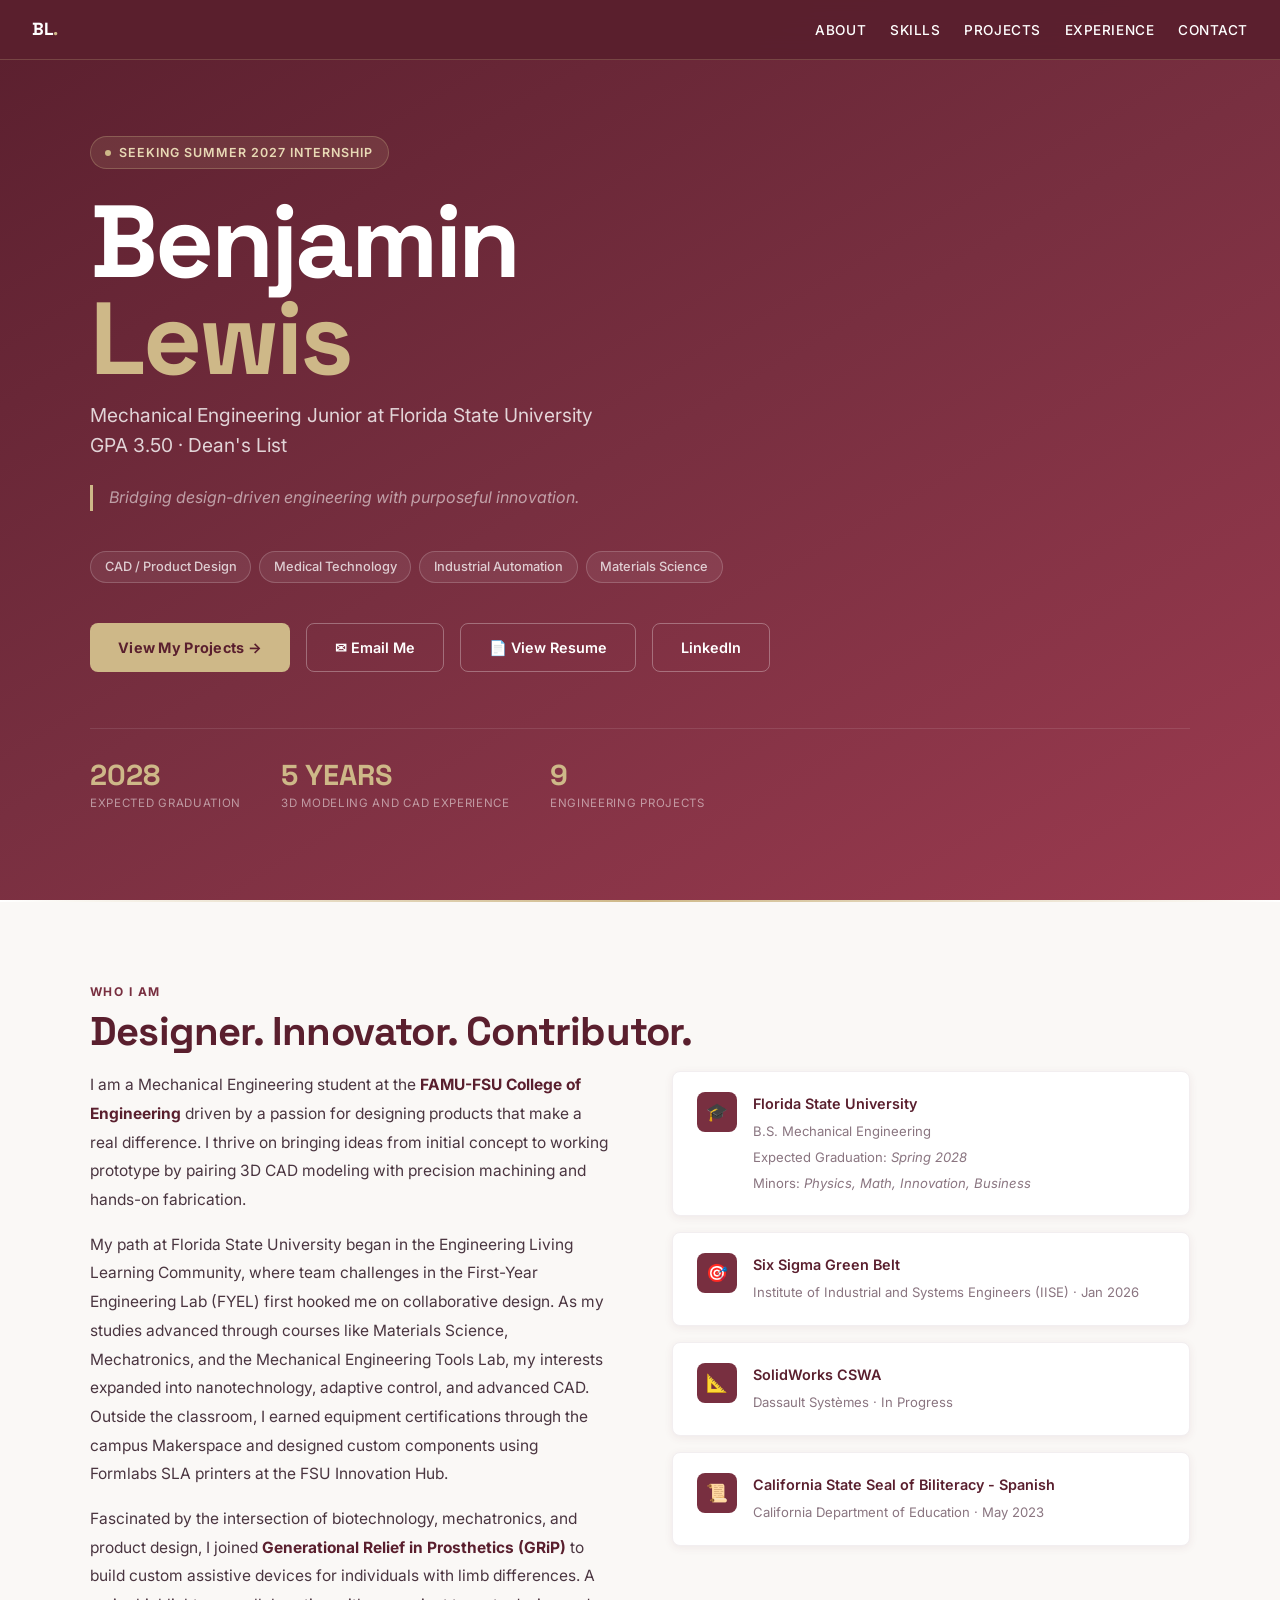
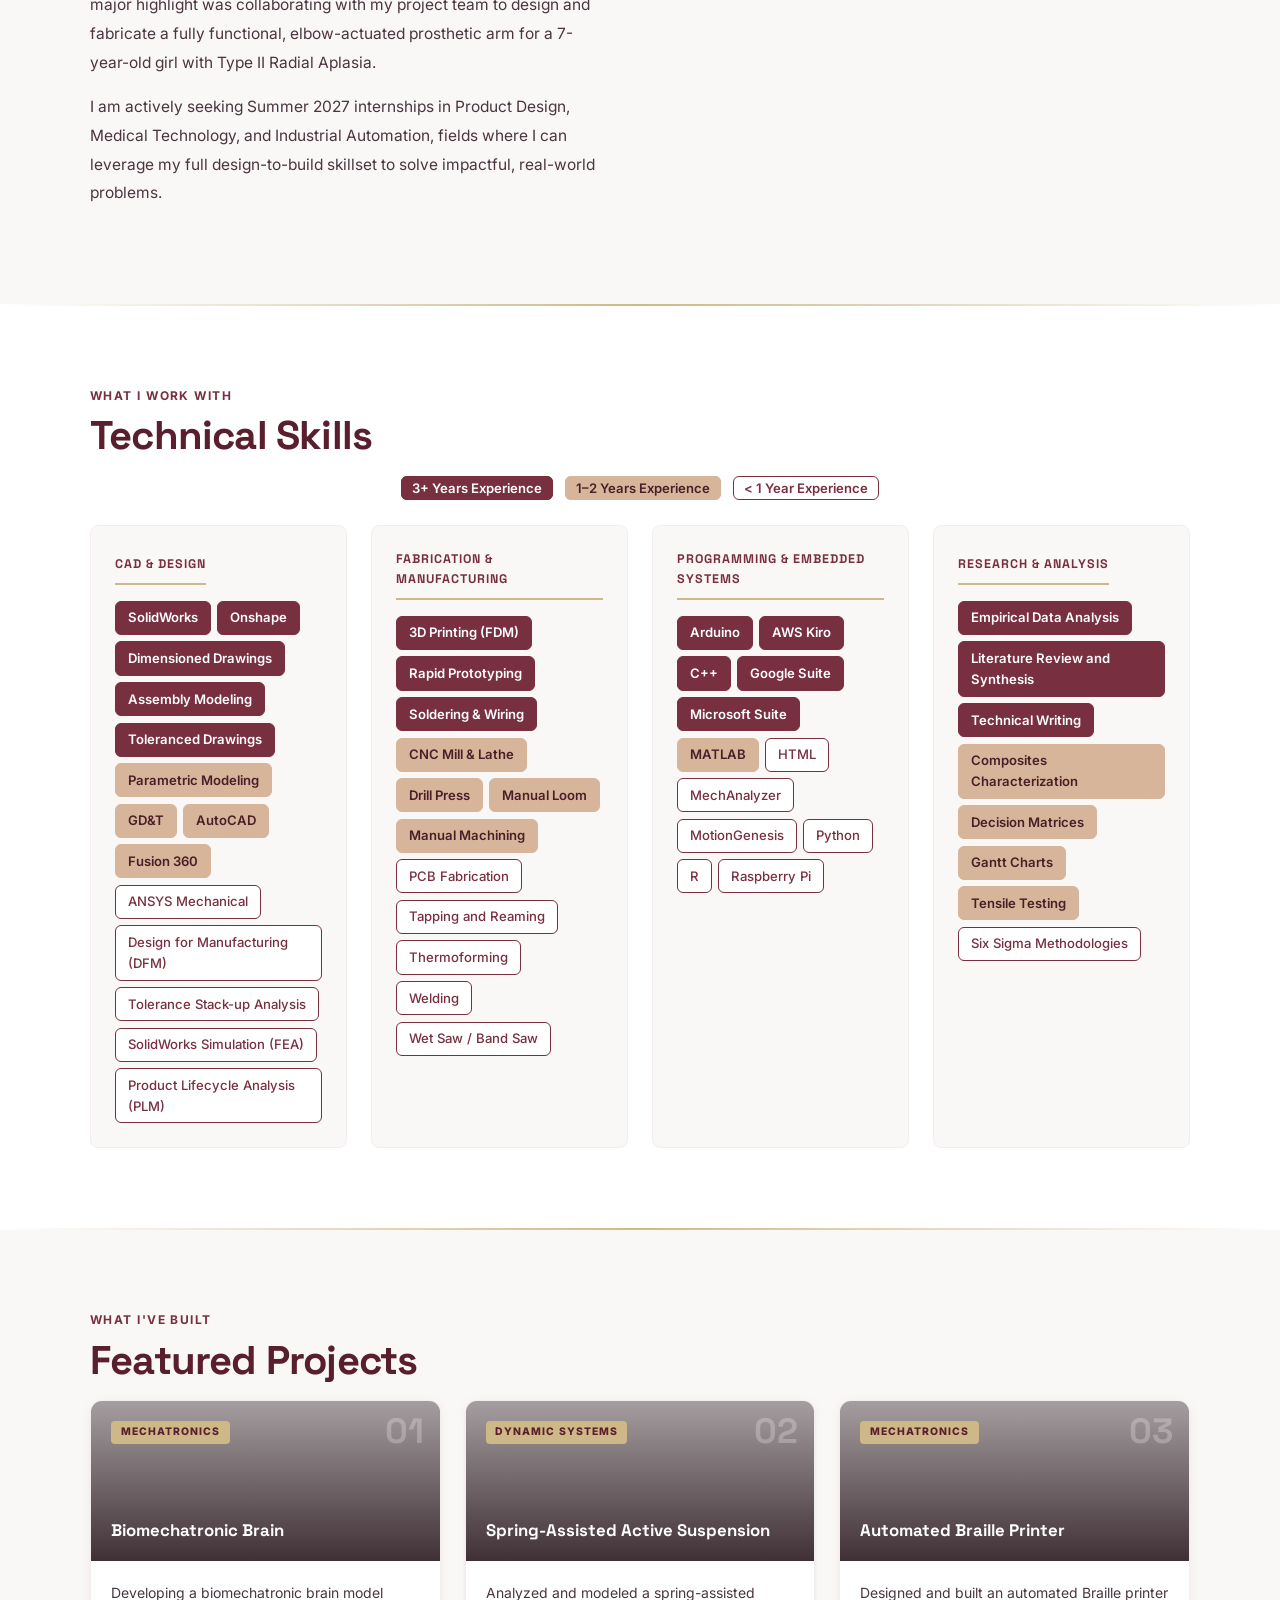
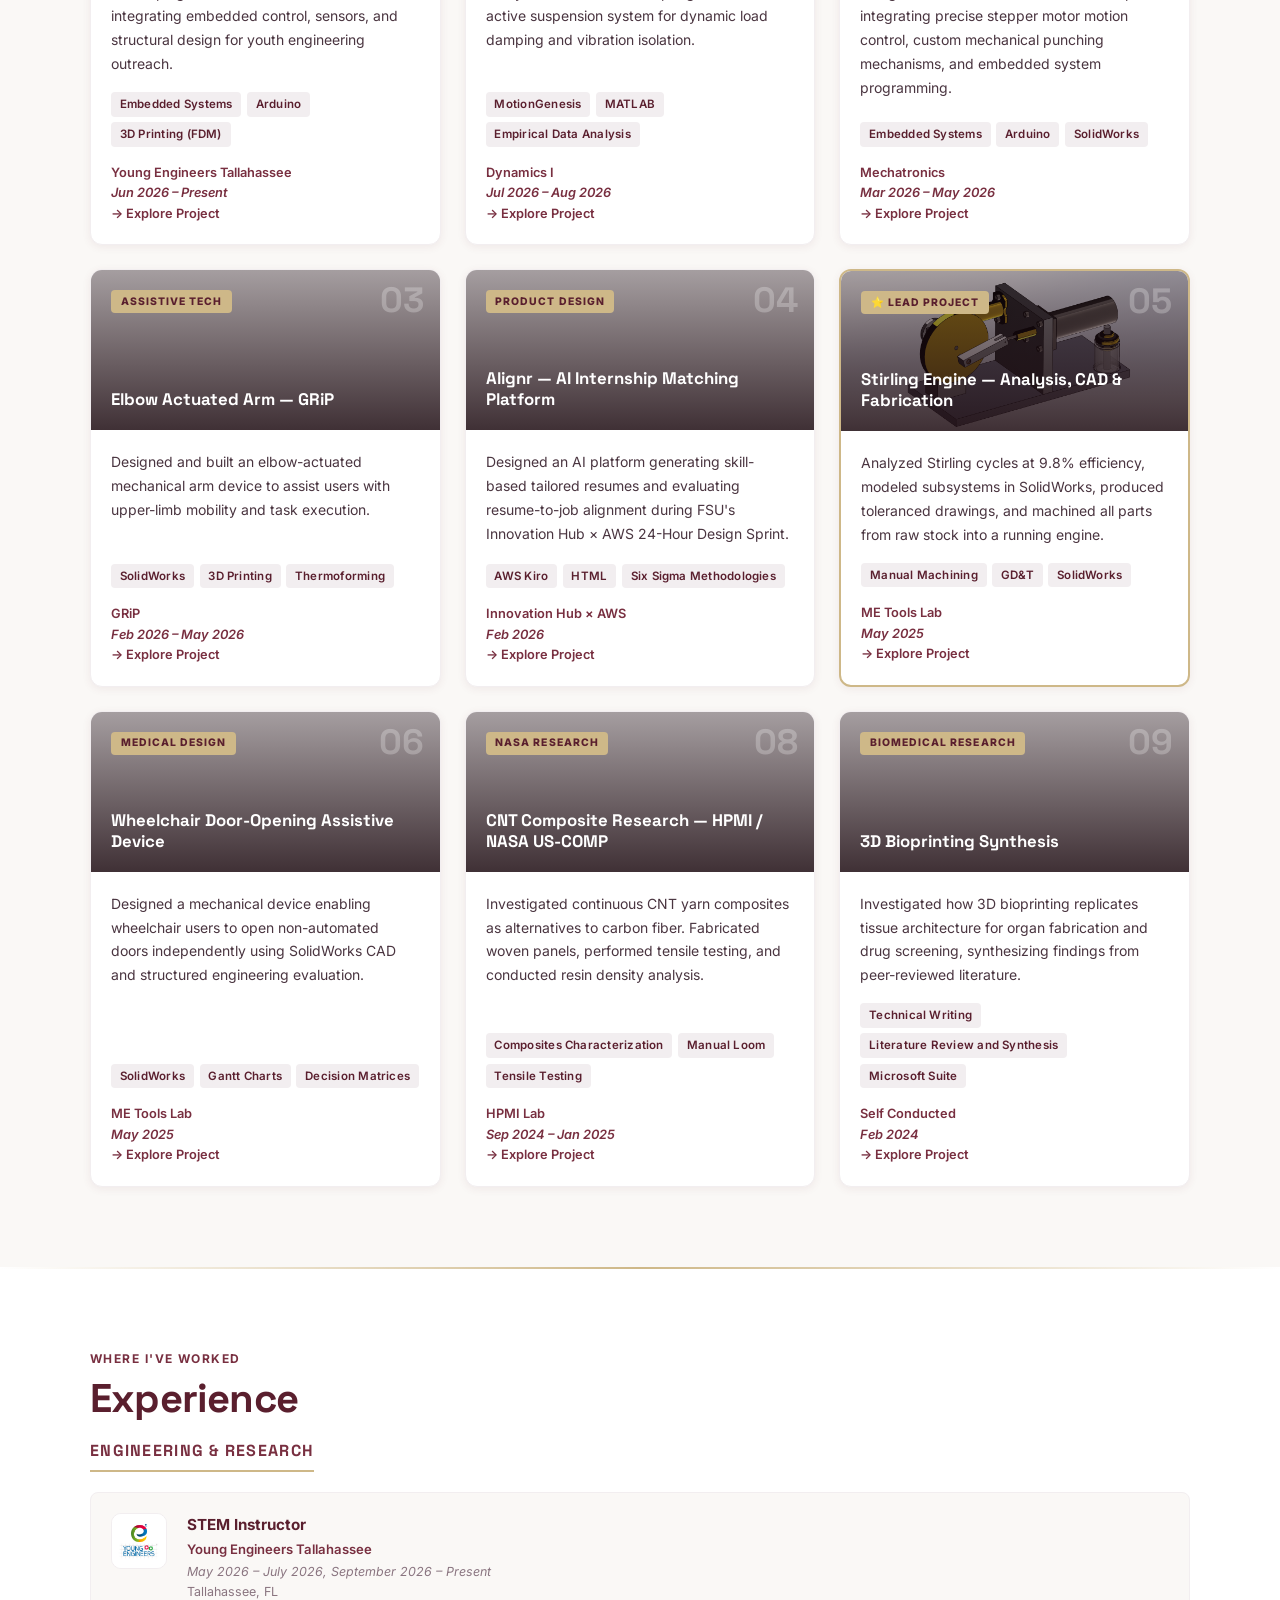
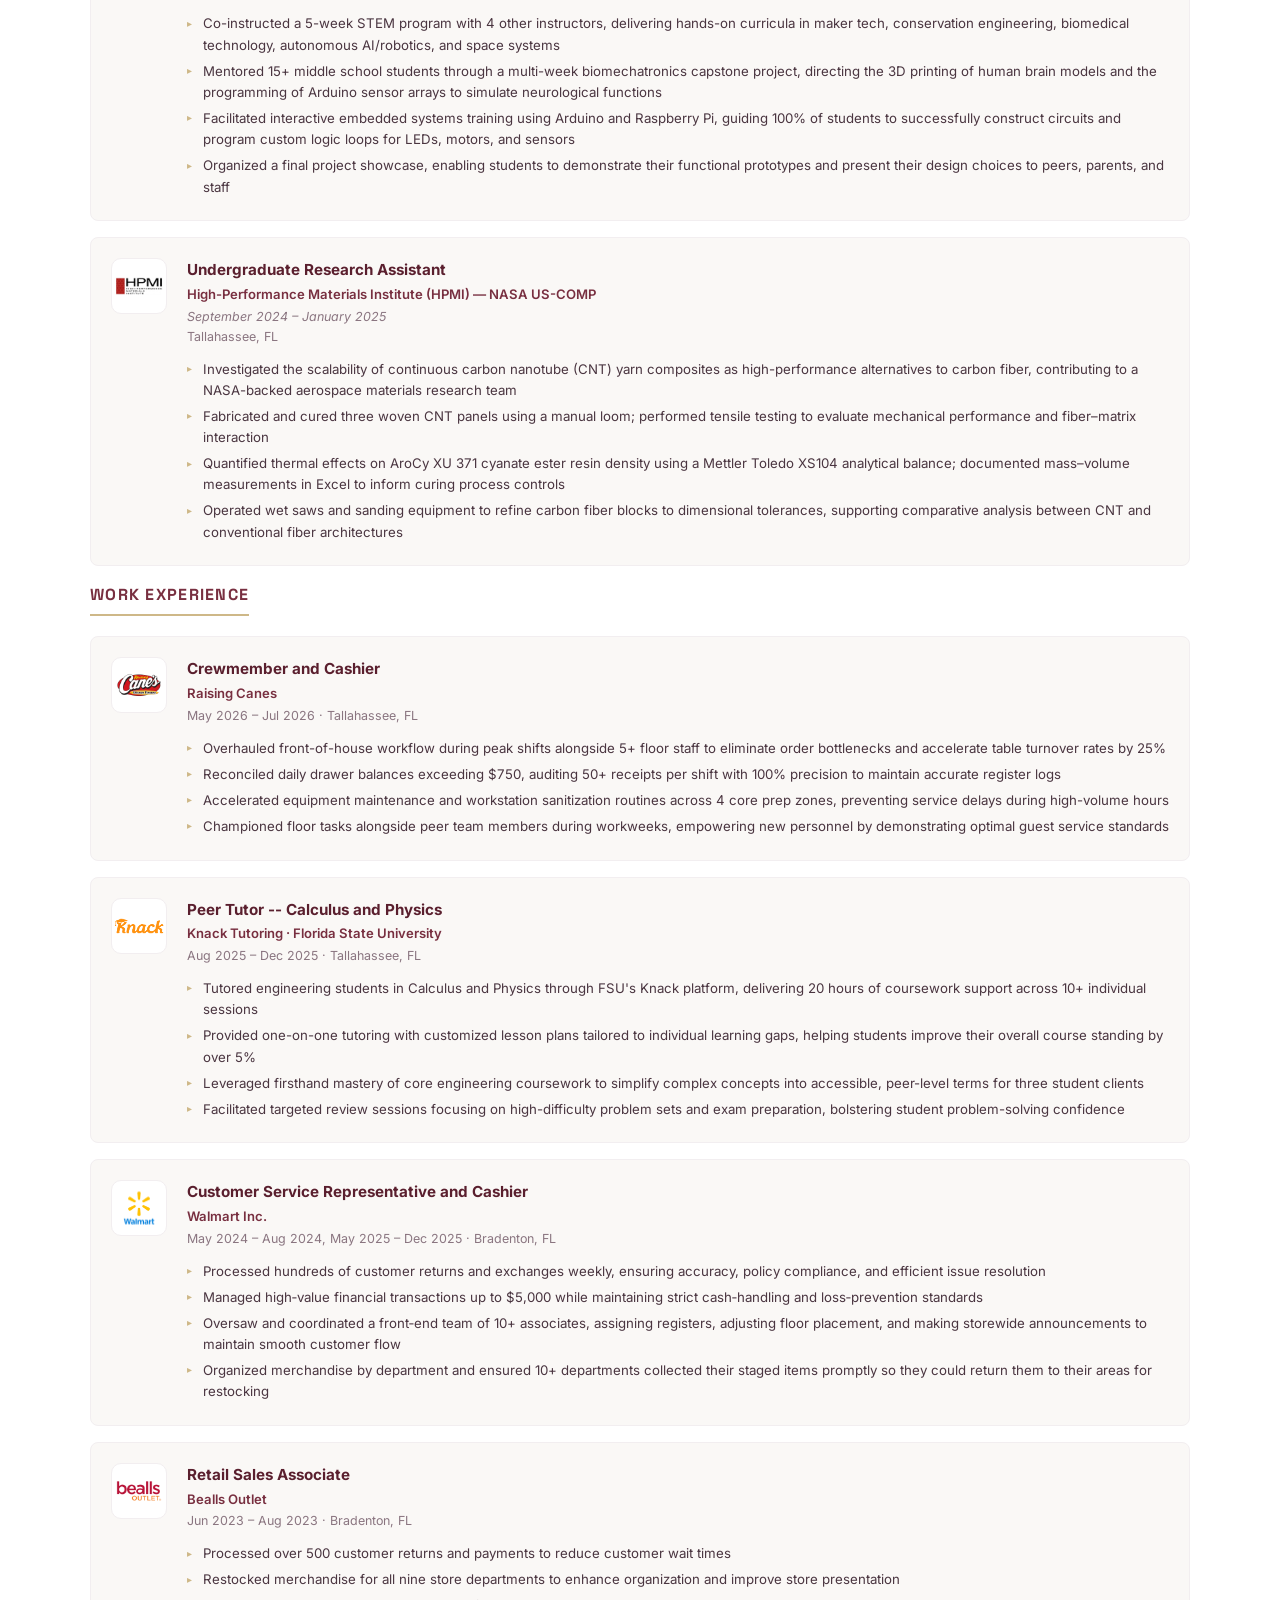
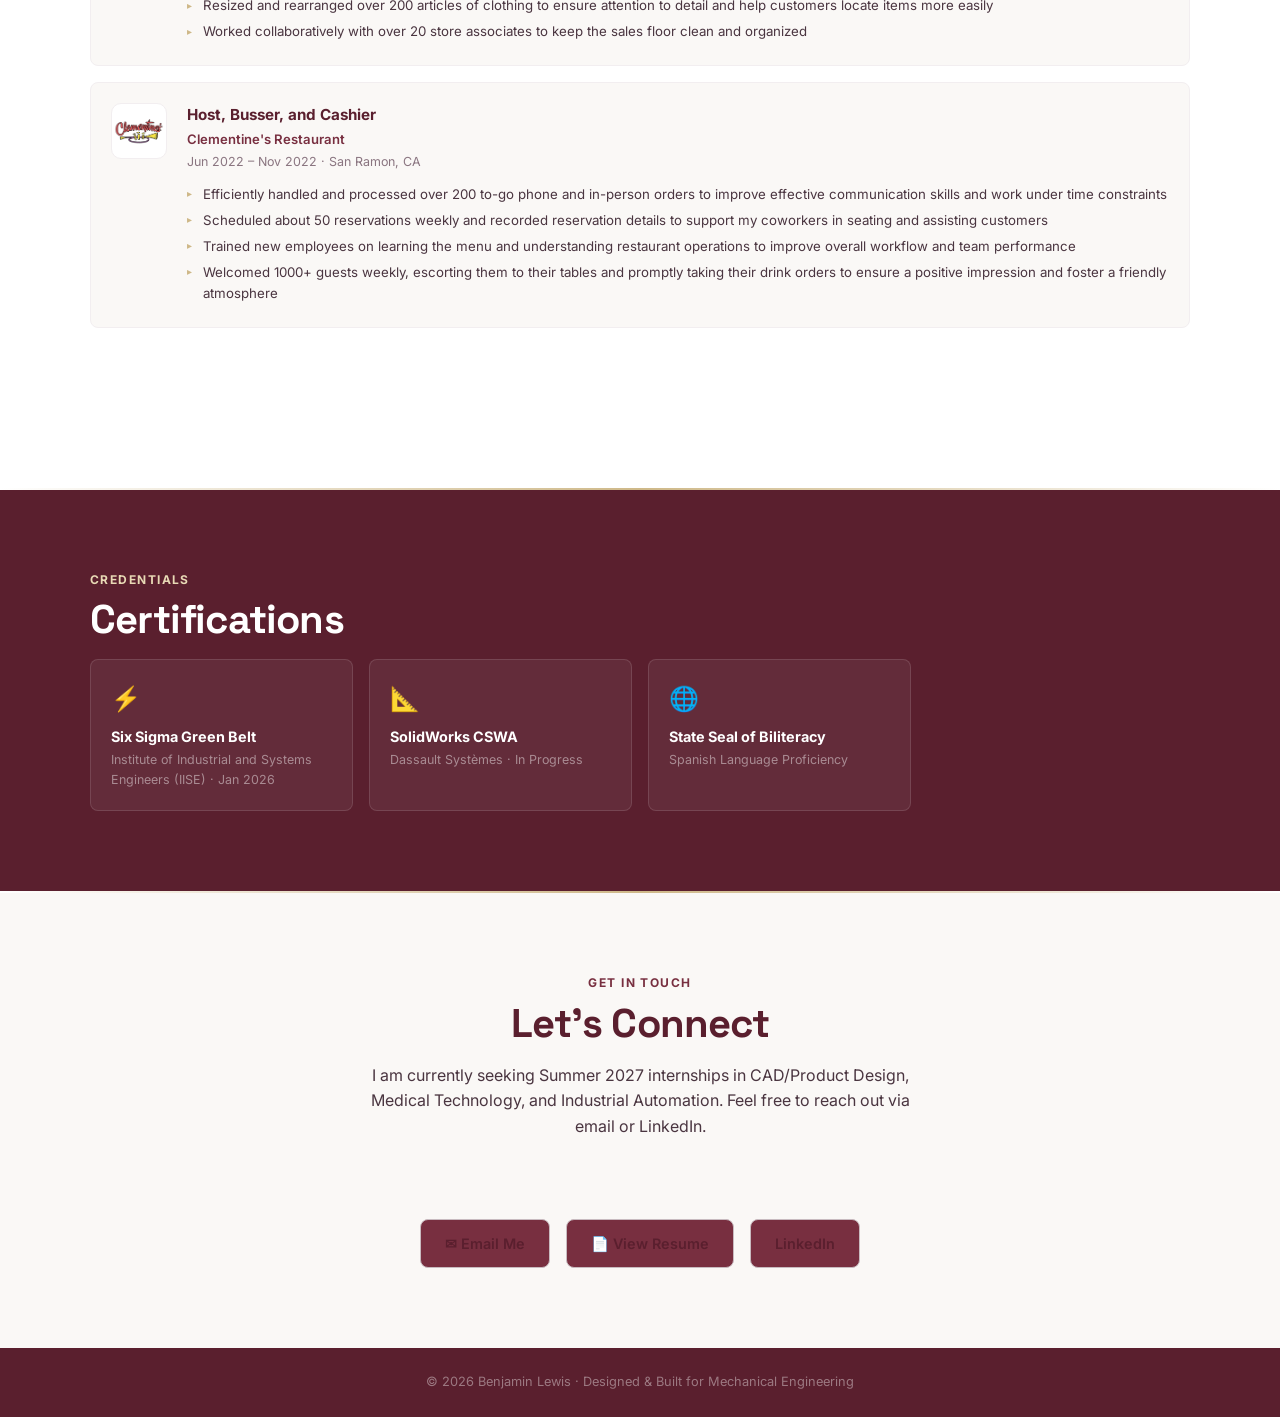
<file: index.html>
<!DOCTYPE html>
<html lang="en">
<head>
<meta charset="UTF-8" />
<meta name="viewport" content="width=device-width, initial-scale=1.0" />
<title>Benjamin Lewis | Mechanical Engineering Portfolio</title>
<link rel="preconnect" href="https://fonts.googleapis.com" />
<link href="https://fonts.googleapis.com/css2?family=Inter:wght@300;400;500;600;700&family=Space+Grotesk:wght@400;500;600;700&display=swap" rel="stylesheet" />
<style>
  /* ── DESIGN TOKENS ── */
  :root {
    --garnet:     #782F40;
    --garnet-dk:  #5A1F2E;
    --garnet-mid: #9B3A4F;
    --garnet-lt:  #C4647A;
    --gold:       #CEB888;
    --gold-lt:    #E8D9B5;
    --white:      #FFFFFF;
    --off-white:  #FAF8F6;
    --gray-100:   #F2EEF0;
    --gray-300:   #C8BBC0;
    --gray-500:   #8A7580;
    --gray-700:   #4A3540;
    --text:       #1E0C12;

    --font-display: 'Space Grotesk', sans-serif;
    --font-body:    'Inter', sans-serif;

    --radius: 8px;
    --shadow-sm: 0 2px 8px rgba(120,47,64,0.08);
    --shadow-md: 0 6px 24px rgba(120,47,64,0.14);
    --shadow-lg: 0 16px 48px rgba(120,47,64,0.2);
    --transition: 0.25s cubic-bezier(0.4,0,0.2,1);
  }

 /* Base styling for all logos */

.exp-logo-img {
  width: 100%;
  height: 100%;
  object-fit: contain;
}

.project-body {
  display: flex;
  flex-direction: column;
  height: 100%; /* Ensures all card bodies stretch equally */
}

.project-desc {
  /* Allows the description area to take up remaining space */
  flex-grow: 1; 
}

.project-chips {
  display: flex;
  flex-wrap: wrap;
  gap: 0.35rem;
  margin-top: auto; /* Pushes skill chips down so they line up evenly */
  margin-bottom: 1rem;
}

.contact-inner {
  display: flex;
  flex-direction: column;
  align-items: center; /* Centers the heading, text, and buttons */
}

.section-sub {
  /* Fits the width of the button row below it */
  max-width: fit-content; 
  text-align: center;
  margin-left: auto;
  margin-right: auto;
}

.contact-links {
  display: flex;
  gap: 1rem; /* Adjust space between buttons if needed */
  justify-content: center;
}

.contact-link {
  background: #782F40;
  color: #FFFFFF;
  border: 1.5px solid #782F40;
  font-weight: 600;

  /* Essential layout properties to keep buttons aligned */
  display: inline-flex;
  align-items: center;
  justify-content: center;
  gap: 8px;
  padding: 10px 20px;
  border-radius: 8px;
  text-decoration: none;
  transition: opacity 0.2s ease, transform 0.2s ease;
}

/* Optional hover state to make them feel interactive */
.contact-link:hover {
  opacity: 0.9;
  color: #FFFFFF;
}

/* Biomechatronic Brain: 2x2 Photo Gallery */
.brain-photo-grid {
    display: grid;
    grid-template-columns: repeat(2, minmax(0, 1fr));
    gap: 1.5rem;
    margin: 1.5rem 0;
}

/* Mobile Layout */
@media (max-width: 600px) {
    .brain-photo-grid {
        grid-template-columns: 1fr;
    }
}



  *, *::before, *::after { box-sizing: border-box; margin: 0; padding: 0; }
  html { scroll-behavior: smooth; }
  body { font-family: var(--font-body); color: var(--text); background: var(--white); line-height: 1.6; overflow-x: hidden; }

  ::-webkit-scrollbar { width: 6px; }
  ::-webkit-scrollbar-track { background: var(--gray-100); }
  ::-webkit-scrollbar-thumb { background: var(--garnet); border-radius: 3px; }

  /* ── NAV ── */
  nav {
    position: fixed; top: 0; left: 0; right: 0; z-index: 200;
    background: rgba(90,31,46,0.97);
    backdrop-filter: blur(12px);
    border-bottom: 1px solid rgba(206,184,136,0.25);
    padding: 0 2rem; height: 60px;
    display: flex; align-items: center; justify-content: space-between;
  }
  .nav-logo { font-family: var(--font-display); font-weight: 700; font-size: 1.1rem; color: var(--white); letter-spacing: -0.02em; text-decoration: none; }
  .nav-logo span { color: var(--gold); }
  .nav-links { display: flex; gap: 1.5rem; list-style: none; align-items: center; }
  .nav-links a { color: #FFFFFF; text-decoration: none; font-size: 0.85rem; font-weight: 500; letter-spacing: 0.04em; text-transform: uppercase; transition: color var(--transition); }
  .nav-links a:hover { color: var(--gold); }
  .nav-btn { background: var(--gold); color: var(--garnet-dk) !important; padding: 0.35rem 0.85rem; border-radius: var(--radius); font-weight: 700 !important; }
  .nav-btn:hover { background: var(--gold-lt); }

  /* ── HERO ── */
  #hero {
    min-height: 100vh;
    background: linear-gradient(150deg, var(--garnet-dk) 0%, var(--garnet) 50%, var(--garnet-mid) 100%);
    display: flex; align-items: center;
    padding: 80px 2rem 2rem;
    position: relative; overflow: hidden;
  }
  #hero .blueprint-bg {
    position: absolute; inset: 0;
    background-image: url('https://www.fsu.edu/uploadedImages/content-modules/rotator/8-campus.jpg');
    background-size: cover; background-position: center top;
    opacity: 0.22; pointer-events: none;
    filter: saturate(0.7) contrast(1.1);
  }

  .hero-inner { max-width: 1100px; margin: 0 auto; width: 100%; position: relative; z-index: 1; }
  .hero-eyebrow {
    display: inline-flex; align-items: center; gap: 0.5rem;
    background: rgba(206,184,136,0.12); border: 1px solid rgba(206,184,136,0.3);
    border-radius: 100px; padding: 0.35rem 0.9rem;
    font-size: 0.78rem; font-weight: 600; color: var(--gold-lt);
    letter-spacing: 0.08em; text-transform: uppercase; margin-bottom: 1.5rem;
  }
  .hero-eyebrow::before { content: ''; width: 6px; height: 6px; background: var(--gold); border-radius: 50%; animation: pulse 2s ease-in-out infinite; }
  @keyframes pulse { 0%,100% { opacity:1; transform:scale(1); } 50% { opacity:0.5; transform:scale(0.7); } }

  .hero-name { font-family: var(--font-display); font-size: clamp(3rem,8vw,6.5rem); font-weight: 700; line-height: 0.95; color: var(--white); letter-spacing: -0.03em; margin-bottom: 0.75rem; }
  .hero-name .accent { color: var(--gold); }
  .hero-title { font-size: clamp(1rem,2.5vw,1.2rem); color: rgba(255,255,255,0.8); font-weight: 400; margin-bottom: 1.5rem; max-width: 620px; }
  .hero-tagline { font-size: 1rem; color: rgba(255,255,255,0.55); font-style: italic; margin-bottom: 2.5rem; border-left: 3px solid var(--gold); padding-left: 1rem; }

  .hero-pills { display: flex; flex-wrap: wrap; gap: 0.5rem; margin-bottom: 2.5rem; }
  .pill { background: rgba(255,255,255,0.07); border: 1px solid rgba(255,255,255,0.18); border-radius: 100px; padding: 0.3rem 0.85rem; font-size: 0.8rem; color: rgba(255,255,255,0.75); font-weight: 500; }

  .hero-ctas { display: flex; gap: 1rem; flex-wrap: wrap; }
  .btn-primary { background: var(--gold); color: var(--garnet-dk); padding: 0.75rem 1.75rem; border-radius: var(--radius); font-weight: 700; font-size: 0.9rem; text-decoration: none; letter-spacing: 0.02em; transition: all var(--transition); display: inline-flex; align-items: center; gap: 0.4rem; }
  .btn-primary:hover { background: var(--gold-lt); transform: translateY(-2px); box-shadow: 0 8px 24px rgba(206,184,136,0.4); }
  .btn-secondary { background: transparent; border: 1.5px solid rgba(255,255,255,0.3); color: var(--white); padding: 0.75rem 1.75rem; border-radius: var(--radius); font-weight: 600; font-size: 0.9rem; text-decoration: none; transition: all var(--transition); display: inline-flex; align-items: center; gap: 0.4rem; }
  .btn-secondary:hover { border-color: var(--gold); color: var(--gold); transform: translateY(-2px); }

  .hero-stats { display: flex; gap: 2.5rem; flex-wrap: wrap; margin-top: 3.5rem; padding-top: 2rem; border-top: 1px solid rgba(255,255,255,0.1); }
  .stat-item { display: flex; flex-direction: column; }
  .stat-num { font-family: var(--font-display); font-size: 1.8rem; font-weight: 700; color: var(--gold); line-height: 1; }
  .stat-label { font-size: 0.72rem; color: rgba(255,255,255,0.5); text-transform: uppercase; letter-spacing: 0.06em; margin-top: 0.25rem; }

  /* ── SECTION SHARED ── */
  section { padding: 5rem 2rem; }
  .section-inner { max-width: 1100px; margin: 0 auto; }
  .section-label { font-size: 0.75rem; font-weight: 700; color: var(--garnet); letter-spacing: 0.12em; text-transform: uppercase; margin-bottom: 0.5rem; }
  .section-title { font-family: var(--font-display); font-size: clamp(1.75rem,4vw,2.5rem); font-weight: 700; color: var(--garnet-dk); letter-spacing: -0.02em; margin-bottom: 1rem; line-height: 1.15; }
  .section-sub { font-size: 1rem; color: var(--gray-700); max-width: 560px; margin-bottom: 3rem; }
  .amber-rule { border: none; height: 2px; background: linear-gradient(to right, transparent, var(--gold), transparent); margin: 0; }

  /* ── ABOUT ── */
  #about { background: var(--off-white); }
  .about-grid { display: grid; grid-template-columns: 1fr 1fr; gap: 4rem; align-items: start; }
  .about-bio p { font-size: 0.97rem; color: var(--gray-700); line-height: 1.85; margin-bottom: 1rem; }
  .about-bio p strong { color: var(--garnet-dk); }
  .about-cards { display: grid; gap: 1rem; }
  .about-card { background: var(--white); border-radius: var(--radius); padding: 1.25rem 1.5rem; border: 1px solid var(--gray-100); box-shadow: var(--shadow-sm); display: flex; align-items: flex-start; gap: 1rem; transition: all var(--transition); }
  .about-card:hover { box-shadow: var(--shadow-md); transform: translateY(-2px); border-color: var(--garnet-lt); }
  .about-card-icon { width: 40px; height: 40px; min-width: 40px; background: var(--garnet); border-radius: 8px; display: flex; align-items: center; justify-content: center; font-size: 1.1rem; }
  .about-card-text strong { display: block; font-size: 0.9rem; font-weight: 600; color: var(--garnet-dk); margin-bottom: 0.2rem; }
  .about-card-text span { font-size: 0.82rem; color: var(--gray-500); }

  /* ── SKILLS ── */
  #skills { background: var(--white); }
  .skills-grid { display: grid; grid-template-columns: repeat(auto-fit, minmax(240px,1fr)); gap: 1.5rem; }
  .skill-group { background: var(--off-white); border: 1px solid var(--gray-100); border-radius: var(--radius); padding: 1.5rem; transition: all var(--transition); }
  .skill-group:hover { border-color: var(--garnet-lt); box-shadow: var(--shadow-sm); }
  .skill-group-title { font-family: var(--font-display); font-size: 0.78rem; font-weight: 700; color: var(--garnet); text-transform: uppercase; letter-spacing: 0.08em; margin-bottom: 1rem; padding-bottom: 0.5rem; border-bottom: 2px solid var(--gold); display: inline-block; }
  .skill-tags { display: flex; flex-wrap: wrap; gap: 0.4rem; }

  /* Skill Tag Styling (With Hyperlinks) */
  .skill-tag { border-radius: 6px; padding: 0.35rem 0.75rem; font-size: 0.82rem; font-weight: 500; transition: all var(--transition); display: inline-block; text-decoration: none; cursor: pointer; }
  .skill-tag.tier-3years { background: #782F40; color: #FFFFFF; border: 1.5px solid #782F40; font-weight: 600; }
  .skill-tag.tier-2years { background: #D7B59A; color: #4A1E28; border: 1.5px solid #D7B59A; font-weight: 600; }
  .skill-tag.tier-1year  { background: #FFFFFF; color: #782F40; border: 1.5px solid #782F40; font-weight: 500; }
  .skill-tag:hover       { opacity: 0.85; transform: translateY(-2px); box-shadow: 0 4px 10px rgba(120,47,64,0.2); }

  /* ── PROJECTS ── */
  #projects { background: var(--off-white); }
  .projects-grid { display: grid; grid-template-columns: repeat(auto-fill, minmax(320px,1fr)); gap: 1.5rem; }
  .project-card { background: var(--white); border: 1px solid var(--gray-100); border-radius: calc(var(--radius)*1.5); overflow: hidden; box-shadow: var(--shadow-sm); transition: all var(--transition); display: flex; flex-direction: column; cursor: pointer; text-decoration: none; color: inherit; }
  .project-card:hover { transform: translateY(-5px); box-shadow: var(--shadow-lg); border-color: var(--garnet-lt); }
  .project-card.featured { border-color: var(--gold); border-width: 2px; }
  
  /* Project Card Visual Header Thumbnail */
  .project-header { height: 160px; position: relative; overflow: hidden; display: flex; flex-direction: column; justify-content: space-between; padding: 1.25rem; background-size: cover; background-position: center; }
  .project-header::after { content: ''; position: absolute; inset: 0; background: linear-gradient(180deg, rgba(30,12,18,0.4) 0%, rgba(30,12,18,0.85) 100%); z-index: 0; }
  .project-num { position: absolute; top: 0.75rem; right: 1rem; font-family: var(--font-display); font-size: 2.2rem; font-weight: 700; color: rgba(255,255,255,0.25); line-height: 1; user-select: none; z-index: 1; }
  .project-badge { display: inline-block; background: var(--gold); color: var(--garnet-dk); font-size: 0.65rem; font-weight: 800; letter-spacing: 0.1em; text-transform: uppercase; padding: 0.2rem 0.6rem; border-radius: 4px; position: relative; z-index: 1; width: fit-content; }
  .project-title { font-family: var(--font-display); font-size: 1.05rem; font-weight: 700; color: var(--white); position: relative; z-index: 1; line-height: 1.25; }
  .project-body { padding: 1.25rem; flex: 1; display: flex; flex-direction: column; }
  .project-desc { font-size: 0.875rem; color: var(--gray-700); line-height: 1.7; margin-bottom: 1rem; flex: 1; }
  .project-chips { display: flex; flex-wrap: wrap; gap: 0.35rem; margin-bottom: 1rem; }
  .chip { background: var(--gray-100); color: var(--garnet-dk); font-size: 0.72rem; font-weight: 600; padding: 0.2rem 0.55rem; border-radius: 4px; letter-spacing: 0.02em; }
  .project-link { display: inline-flex; align-items: center; gap: 0.3rem; font-size: 0.8rem; font-weight: 600; color: var(--garnet); text-decoration: none; transition: color var(--transition); margin-top: auto; }
  .project-link:hover { color: var(--gold); }

  /* ── DETAIL PAGE ── */
  .detail-page { display: none; position: fixed; inset: 0; z-index: 300; background: var(--white); overflow-y: auto; }
  .detail-page.open { display: block; }
  .detail-topbar { position: sticky; top: 0; background: rgba(90,31,46,0.97); backdrop-filter: blur(12px); padding: 0 2rem; height: 60px; display: flex; align-items: center; justify-content: space-between; border-bottom: 1px solid rgba(206,184,136,0.25); z-index: 10; }
  .detail-back { background: none; border: 1.5px solid rgba(255,255,255,0.3); color: var(--white); padding: 0.45rem 1rem; border-radius: var(--radius); font-size: 0.85rem; font-weight: 600; cursor: pointer; transition: all var(--transition); display: flex; align-items: center; gap: 0.4rem; }
  .detail-back:hover { border-color: var(--gold); color: var(--gold); }
  .detail-title-bar { font-family: var(--font-display); font-weight: 700; font-size: 1rem; color: var(--white); }
  
  /* Navigation Arrows */
  .detail-nav-arrows { display: flex; gap: 0.5rem; align-items: center; }
  .detail-arrow-btn { background: rgba(255,255,255,0.1); border: 1px solid rgba(255,255,255,0.3); color: var(--white); padding: 0.4rem 0.8rem; border-radius: var(--radius); font-size: 0.85rem; font-weight: 600; cursor: pointer; transition: all var(--transition); text-decoration: none; }
  .detail-arrow-btn:hover { background: var(--gold); color: var(--garnet-dk); border-color: var(--gold); }

  .detail-hero { background: linear-gradient(135deg, var(--garnet-dk), var(--garnet-mid)); padding: 3rem 2rem 2rem; position: relative; overflow: hidden; }
  .detail-inner { max-width: 860px; margin: 0 auto; position: relative; z-index: 1; }
  .detail-badge { display: inline-block; background: var(--gold); color: var(--garnet-dk); font-size: 0.7rem; font-weight: 800; letter-spacing: 0.1em; text-transform: uppercase; padding: 0.25rem 0.7rem; border-radius: 4px; margin-bottom: 0.75rem; }
  .detail-name { font-family: var(--font-display); font-size: clamp(1.8rem,4vw,2.8rem); font-weight: 700; color: var(--white); margin-bottom: 0.75rem; line-height: 1.1; }
  .detail-meta { font-size: 0.9rem; color: rgba(255,255,255,0.65); margin-bottom: 1rem; }
  .detail-chip-row { display: flex; flex-wrap: wrap; gap: 0.4rem; }
  .detail-chip { background: rgba(255,255,255,0.1); border: 1px solid rgba(255,255,255,0.2); color: rgba(255,255,255,0.85); font-size: 0.75rem; font-weight: 500; padding: 0.2rem 0.6rem; border-radius: 4px; }
  .detail-body { max-width: 860px; margin: 0 auto; padding: 2.5rem 2rem 4rem; }
  .detail-body h3 { font-family: var(--font-display); font-size: 1.1rem; font-weight: 700; color: var(--garnet-dk); margin: 2rem 0 0.75rem; border-left: 3px solid var(--gold); padding-left: 0.75rem; }
  .detail-body p { font-size: 0.95rem; color: var(--gray-700); line-height: 1.8; margin-bottom: 0.75rem; }
  .detail-body ul { list-style: none; padding: 0; margin-bottom: 1rem; }
  .detail-body ul li { font-size: 0.95rem; color: var(--gray-700); line-height: 1.7; padding: 0.2rem 0 0.2rem 1.2rem; position: relative; }
  .detail-body ul li::before { content: '▸'; position: absolute; left: 0; color: var(--garnet); font-size: 0.7rem; top: 0.35rem; }

  .media-placeholder { background: var(--gray-100); border: 2px dashed var(--gray-300); border-radius: var(--radius); padding: 3rem 2rem; text-align: center; margin: 1.5rem 0; }
  .media-placeholder p { color: var(--gray-500); font-size: 0.9rem; }
  .media-placeholder strong { color: var(--garnet); display: block; font-size: 1rem; margin-bottom: 0.4rem; }
  .media-grid { display: grid; grid-template-columns: repeat(auto-fill, minmax(200px,1fr)); gap: 1rem; margin: 1.5rem 0; }
  .media-slot { background: var(--gray-100); border: 2px dashed var(--gray-300); border-radius: var(--radius); aspect-ratio: 4/3; display: flex; align-items: center; justify-content: center; }
  .media-slot span { font-size: 0.78rem; color: var(--gray-500); text-align: center; padding: 0.5rem; }

  /* ── EXPERIENCE (EXPANDED NO SCROLLBARS) ── */
  #experience { background: var(--white); }
  .exp-section-title { font-family: var(--font-display); font-size: 1rem; font-weight: 700; color: var(--garnet); text-transform: uppercase; letter-spacing: 0.08em; margin-bottom: 1.25rem; padding-bottom: 0.4rem; border-bottom: 2px solid var(--gold); display: inline-block; }
  .exp-category { margin-bottom: 2.5rem; }
  .exp-expanded-wrap { display: flex; flex-direction: column; gap: 1rem; }

  .exp-card { display: flex; gap: 1.25rem; padding: 1.25rem; border: 1px solid var(--gray-100); border-radius: var(--radius); background: var(--off-white); transition: all var(--transition); align-items: flex-start; }
  .exp-card:hover { box-shadow: var(--shadow-md); border-color: var(--garnet-lt); background: var(--white); }
  .exp-logo { width: 56px; min-width: 56px; height: 56px; border-radius: 10px; background: var(--white); border: 1px solid var(--gray-100); display: flex; align-items: center; justify-content: center; overflow: hidden; font-size: 1.5rem; }
  .exp-info { flex: 1; }
  .exp-role { font-weight: 700; font-size: 0.95rem; color: var(--garnet-dk); margin-bottom: 0.1rem; }
  .exp-org { font-size: 0.82rem; color: var(--garnet); font-weight: 600; margin-bottom: 0.1rem; }
  .exp-date { font-size: 0.78rem; color: var(--gray-500); margin-bottom: 0.6rem; }
  .exp-bullets { list-style: none; }
  .exp-bullets li { font-size: 0.83rem; color: var(--gray-700); line-height: 1.6; padding: 0.15rem 0 0.15rem 1rem; position: relative; }
  .exp-bullets li::before { content: '▸'; position: absolute; left: 0; color: var(--gold); font-size: 0.65rem; top: 0.3rem; }

  /* ── CERTS ── */
  #certs { background: var(--garnet-dk); }
  #certs .section-title { color: var(--white); }
  #certs .section-label { color: var(--gold-lt); }
  #certs .section-sub { color: rgba(255,255,255,0.6); }
  .certs-grid { display: grid; grid-template-columns: repeat(auto-fill, minmax(220px,1fr)); gap: 1rem; }
  .cert-card { background: rgba(255,255,255,0.06); border: 1px solid rgba(255,255,255,0.12); border-radius: var(--radius); padding: 1.25rem; transition: all var(--transition); }
  .cert-card:hover { background: rgba(255,255,255,0.11); border-color: var(--gold); transform: translateY(-2px); }
  .cert-icon { font-size: 1.5rem; margin-bottom: 0.6rem; }
  .cert-name { font-size: 0.9rem; font-weight: 700; color: var(--white); margin-bottom: 0.25rem; line-height: 1.3; }
  .cert-org { font-size: 0.78rem; color: rgba(255,255,255,0.45); }

  /* ── CONTACT ── */
  #contact { background: var(--off-white); }
  .contact-inner { max-width: 640px; margin: 0 auto; text-align: center; }
  .contact-links { display: flex; flex-wrap: wrap; justify-content: center; gap: 1rem; margin-top: 2rem; }
  .contact-link { display: inline-flex; align-items: center; gap: 0.5rem; padding: 0.75rem 1.5rem; border-radius: var(--radius); font-weight: 600; font-size: 0.9rem; text-decoration: none; transition: all var(--transition); border: 1.5px solid var(--gray-300); color: var(--garnet-dk); }
  .contact-link:hover { background: var(--garnet); color: var(--white); border-color: var(--garnet); }
  .contact-link.primary { background: var(--garnet); color: var(--white); border-color: var(--garnet); }
  .contact-link.primary:hover { background: var(--gold); border-color: var(--gold); color: var(--garnet-dk); }

  footer { background: var(--garnet-dk); color: rgba(255,255,255,0.4); text-align: center; padding: 1.5rem 2rem; font-size: 0.8rem; }
  footer a { color: var(--gold); text-decoration: none; }

  .fade-up { opacity: 0; transform: translateY(24px); transition: opacity 0.5s ease, transform 0.5s ease; }
  .fade-up.visible { opacity: 1; transform: translateY(0); }

  @media (max-width: 768px) {
    .about-grid { grid-template-columns: 1fr; gap: 2rem; }
    nav .nav-links { display: none; }
  }
</style>

<!-- favicon -->

<link rel="icon" type="image/png" href="Images/Logos/mylogo.png">

</head>
<body>

<!-- ═══════════════════════════ PROJECT DETAIL PAGES WITH CYCLING ARROWS ═══════════════════════════ -->

<!-- ========================================== -->
<!-- 01: BIOMECHATRONIC BRAIN -->
<!-- ========================================== -->
<div class="detail-page" id="detail-biomech-brain">
  <div class="detail-topbar">
    <button class="detail-back" onclick="closeDetail()">← Back to Portfolio</button>
    <span class="detail-title-bar">Biomechatronic Brain</span>
    <div class="detail-nav-arrows">
      <a class="detail-arrow-btn" onclick="openDetail('detail-bioprinting')">← Prev</a>
      <a class="detail-arrow-btn" onclick="openDetail('detail-active-suspension')">Next →</a>
    </div>
  </div>
  <div class="detail-hero">
    <div class="detail-inner">
      <span class="detail-badge">Mechatronics</span>
      <div class="detail-name">Biomechatronic Brain</div>
      <div class="detail-meta">Young Engineers Tallahassee · Jun 2026 – Present</div>
      <div class="detail-chip-row">
        <span class="detail-chip">Embedded Systems</span><span class="detail-chip">Arduino</span><span class="detail-chip">3D Design</span>
      </div>
    </div>
  </div>
  

<div class="detail-body">

  <h3>Problem Statement</h3>
  <p>
    Traditional classroom instruction can make it difficult
    for middle school students to visualize the relationship
    between different regions of the human brain and their
    neurological functions. The challenge was to develop an
    interactive educational model that connected brain
    anatomy with practical engineering concepts through
    hands-on learning.
  </p>

  <h3>Project Motivation</h3>
  <p>
    As STEM instructors at Young Engineers Tallahassee,
    we sought to introduce students to the intersection
    of <strong>neuroscience, electronics, and
    mechatronics</strong>. Our goal was to reinforce
    biological concepts through interactive activities
    while providing students with opportunities to build
    circuits, integrate sensors, and explore Arduino-based
    systems.
  </p>

  <h3>Target Audience</h3>
  <p>
    The project was developed for <strong>middle school
    students participating in the Young Engineers
    Tallahassee summer STEM program</strong>. The activities
    were designed for students with introductory experience
    in engineering, emphasizing accessible explanations,
    collaborative problem-solving, and hands-on learning.
  </p>

  <h3>Design, Analysis, and Testing</h3>
  <p>
    The prototype incorporated an <strong>Arduino
    microcontroller, ultrasonic distance sensor, LEDs,
    push button, buzzer, tilt sensor, and
    photoresistor</strong>. These components were selected
    to create interactive demonstrations relating
    electronic inputs and outputs to different functions
    of the human brain.
  </p>

  <p>
    Students first explored brain anatomy through quizzes
    and educational activities before applying their
    knowledge to circuit construction and sensor
    demonstrations. For example, the
    <strong>tilt sensor represented balance and
    coordination, functions associated with the
    cerebellum</strong>.
  </p>

  <p>
    A human brain model was 3D-printed, and openings were
    drilled into selected anatomical regions to accommodate
    the corresponding electronic components. During
    assembly, we evaluated component placement and
    accessibility, identifying limitations with the
    proposed integration of the electronics.
  </p>

 <br> 
<h4>3D Model Selection and Preparation</h4>

<p>
  A three-dimensional anatomical brain model was
  selected as the physical foundation for the
  educational prototype. The STL geometry provided
  a representation of the brain's external anatomy
  and was used to fabricate the model through
  additive manufacturing.
</p>

<div class="media-grid">

  <!-- Figure 1: First STL View -->
  <figure>
    <img
      src="Images/Biomechatronic Brain/isometric.PNG"
      alt="3D anatomical brain STL model, first view"
      style="width:100%; max-width:650px;
             display:block; margin:1.5rem auto;
             border-radius:8px;">

    <figcaption>
      <strong>Figure 1: Anatomical Brain STL Model View 1.</strong><br>
      Isometric View of the brain geometry
      selected for 3D printing and integration
      into the educational prototype.
    </figcaption>
  </figure>

  <!-- Figure 2: Second STL View -->
  <figure>
    <img
      src="Images/Biomechatronic Brain/bottom.PNG"
      alt="3D anatomical brain STL model, alternate view"
      style="width:100%; max-width:650px;
             display:block; margin:1.5rem auto;
             border-radius:8px;">

    <figcaption>
      <strong>Figure 2: Anatomical Brain STL Model View 2.</strong><br>
      Bottom View of the brain geometry
      selected for 3D printing and integration
      into the educational prototype.
    </figcaption>
  </figure>

  <figure>
    <img src="Images/Biomechatronic Brain/Chart.png"
         alt="Functional Brain Chart"
         style="width:100%; max-width:860px;
                display:block; margin:1.5rem auto;
                border-radius:8px;">
    <figcaption>
      <strong>Figure 3: Brain Functions and Sensors Visual.</strong><br>
      Visual representation of the sensors used in the prototype, 
      illustrating their relationships to specific brain regions 
      and their associated neurological functions.
    </figcaption>
  </figure>

</div>

<h3>Final Design</h3>

<p>
  The original concept involved mounting the Arduino
  and breadboard beneath the 3D-printed brain while
  positioning sensors within the model. However, the
  <strong>ultrasonic distance sensor and photoresistor
  required unobstructed exposure</strong> to detect
  environmental inputs effectively.
</p>

<p>
  To resolve these integration challenges, we presented
  the <strong>electronic prototype and 3D-printed brain
  as separate assemblies</strong>. Colorful labels
  were added to identify the different anatomical
  regions of the brain, maintaining the educational
  purpose of the model while allowing the electronics
  to remain accessible for demonstrations.
</p>


<h3>Project Photographs</h3>

<div class="brain-photo-grid">

  <figure>
    <img src="Images/Biomechatronic Brain/setup.jpg"
         alt="Arduino electronic prototype"
         style="width:100%; max-width:650px;
                display:block; margin:1.5rem auto;
                border-radius:8px;">
    <figcaption>
      <strong>Figure 1: Initial Electronic Assembly.</strong><br>
       Beginning stages of the biomechatronic brain prototype,
      showing the initial Arduino and breadboard setup
      before completion of the electronic system.
    </figcaption>
  </figure>

  <figure>
    <img src="Images/Biomechatronic Brain/Distance.jpg"
         alt="LED output testing"
         style="width:100%; max-width:650px;
                display:block; margin:1.5rem auto;
                border-radius:8px;">
    <figcaption>
      <strong>Figure 2: Ultrasonic Distance Sensor Testing.</strong><br>
      Functional demonstration of the ultrasonic distance
      sensor, with blue LEDs illuminating when a hand
      is detected within approximately 20 cm of the sensor.
    </figcaption>
  </figure>

  <figure>
    <img src="Images/Biomechatronic Brain/Button.jpg"
         alt="Electronic prototype testing"
         style="width:100%; max-width:650px;
                display:block; margin:1.5rem auto;
                border-radius:8px;">
    <figcaption>
      <strong>Figure 3: Push Button and LED Testing.</strong><br>
      Functional demonstration of the push-button input,
      which activates the green LED when pressed,
      verifying the circuit's input-output response.
    </figcaption>
  </figure>

  <figure>
    <img src="Images/Biomechatronic Brain/final_design.jpg"
         alt="Breadboard circuit assembly"
         style="width:100%; max-width:650px;
                display:block; margin:1.5rem auto;
                border-radius:8px;">
    <figcaption>
      <strong>Figure 4: Final Electronic Prototype.</strong><br>
      Completed Arduino-based electronic assembly with
      all integrated components connected and functioning,
      demonstrating the final standalone configuration
      of the biomechatronic brain prototype.
    </figcaption>
  </figure>

</div>

<h3>Prototype Demonstration</h3>

<figure class="project-video">

  <video controls preload="metadata"
         playsinline
         style="width:100%; max-width:300px;
                display:block; margin:1.5rem auto;
                border-radius:8px;">

    <source
      src="Images/Biomechatronic Brain/Video.mp4"
      type="video/mp4">

    Your browser does not support HTML5 video.
  </video>

  <figcaption>
    <strong>Video 1: Biomechatronic Brain Demonstration.</strong><br>
    Demonstration of the standalone Arduino-based
    electronic prototype developed for youth
    engineering outreach.
  </figcaption>

</figure>

  

<h3>Supporting Resources and References</h3>
<br>
<h4>Educational Presentation</h4>

<p>
  The following presentation documents the educational
  activities, electronic components, Arduino programming,
  and prototype development.
</p>

<iframe
  src="Documents/Biomechatronic Brain/The Programmable Brain - YET.pdf#view=Fit"
  title="Biomechatronic Brain Educational Presentation"
  style="width:100%;
         height:550px;
         border:1px solid #C8BBC0;
         border-radius:8px;"
  loading="lazy">
</iframe>

  </div>

</div>

<!-- ========================================== -->
<!-- 02: SPRING-ASSISTED ACTIVE SUSPENSION -->
<!-- ========================================== -->
<div class="detail-page" id="detail-active-suspension">
  <div class="detail-topbar">
    <button class="detail-back" onclick="closeDetail()">← Back to Portfolio</button>
    <span class="detail-title-bar">Spring-Assisted Active Suspension</span>
    <div class="detail-nav-arrows">
      <a class="detail-arrow-btn" onclick="openDetail('detail-biomech-brain')">← Prev</a>
      <a class="detail-arrow-btn" onclick="openDetail('detail-braille-printer')">Next →</a>
    </div>
  </div>
  <div class="detail-hero">
    <div class="detail-inner">
      <span class="detail-badge">Dynamic Systems</span>
      <div class="detail-name">Spring-Assisted Active Suspension</div>
      <div class="detail-meta">Dynamics I · Jul 2026 – Aug 2026</div>
      <div class="detail-chip-row">
        <span class="detail-chip">Dynamics</span><span class="detail-chip">MATLAB</span><span class="detail-chip">Mechanical Design</span>
      </div>
    </div>
  </div>
  <div class="detail-body">
    <h3>Project Overview</h3>
    <p>Analyzed and modeled a spring-assisted active suspension system for dynamic load damping and vibration isolation.</p>
  </div>
</div>

<!-- ========================================== -->
<!-- 03: AUTOMATED BRAILLE PRINTER -->
<!-- ========================================== -->
<div class="detail-page" id="detail-braille-printer">
  <div class="detail-topbar">
    <button class="detail-back" onclick="closeDetail()">← Back to Portfolio</button>
    <span class="detail-title-bar">Automated Braille Printer</span>
    <div class="detail-nav-arrows">
      <a class="detail-arrow-btn" onclick="openDetail('detail-active-suspension')">← Prev</a>
      <a class="detail-arrow-btn" onclick="openDetail('detail-elbow-arm')">Next →</a>
    </div>
  </div>
  <div class="detail-hero">
    <div class="detail-inner">
      <span class="detail-badge">Mechatronics</span>
      <div class="detail-name">Automated Braille Printer</div>
      <div class="detail-meta">Mechatronics · Mar 2026 – May 2026</div>
      <div class="detail-chip-row">
        <span class="detail-chip">Mechatronics</span><span class="detail-chip">Arduino</span><span class="detail-chip">Mechanical Design</span>
      </div>
    </div>
  </div>
  <div class="detail-body">
    <h3>Project Overview</h3>
    <p>Designed and built an automated Braille printer integrating precise stepper motor motion control, custom mechanical punching mechanisms, and embedded system programming.</p>
  </div>
</div>

<!-- ========================================== -->
<!-- 04: ELBOW ACTUATED ARM - GRIP -->
<!-- ========================================== -->
<div class="detail-page" id="detail-elbow-arm">
  <div class="detail-topbar">
    <button class="detail-back" onclick="closeDetail()">← Back to Portfolio</button>
    <span class="detail-title-bar">Elbow Actuated Arm — GRiP</span>
    <div class="detail-nav-arrows">
      <a class="detail-arrow-btn" onclick="openDetail('detail-braille-printer')">← Prev</a>
      <a class="detail-arrow-btn" onclick="openDetail('detail-alignr')">Next →</a>
    </div>
  </div>
  <div class="detail-hero">
    <div class="detail-inner">
      <span class="detail-badge">Assistive Tech</span>
      <div class="detail-name">Elbow Actuated Arm — GRiP</div>
      <div class="detail-meta">GRiP · Feb 2026 – May 2026</div>
      <div class="detail-chip-row">
        <span class="detail-chip">SolidWorks</span><span class="detail-chip">3D Printing</span><span class="detail-chip">Assistive Tech</span>
      </div>
    </div>
  </div>
  <div class="detail-body">
    <h3>Project Overview</h3>
    <p>Designed and built an elbow-actuated mechanical arm device to assist users with upper-limb mobility and task execution.</p>
  </div>
</div>

<!-- ========================================== -->
<!-- 05: ALIGNR — AI INTERNSHIP MATCHING PLATFORM -->
<!-- ========================================== -->
<div class="detail-page" id="detail-alignr">
  <div class="detail-topbar">
    <button class="detail-back" onclick="closeDetail()">← Back to Portfolio</button>
    <span class="detail-title-bar">Alignr — AWS Design Sprint</span>
    <div class="detail-nav-arrows">
      <a class="detail-arrow-btn" onclick="openDetail('detail-elbow-arm')">← Prev</a>
      <a class="detail-arrow-btn" onclick="openDetail('detail-stirling')">Next →</a>
    </div>
  </div>
  <div class="detail-hero">
    <div class="detail-inner">
      <span class="detail-badge">Product Design</span>
      <div class="detail-name">Alignr — AI Internship Matching Platform</div>
      <div class="detail-meta">Innovation Hub × AWS 24-Hour Design Sprint · February 2026</div>
    </div>
  </div>
  <div class="detail-body">
    <h3>Project Details</h3>
    <p>Created an AI-powered platform generating tailored resumes and alignment scoring during a 24-hour sprint using AWS Working Backwards methodology.</p>
  </div>
</div>

<!-- ========================================== -->
<!-- 06: STIRLING ENGINE -->
<!-- ========================================== -->
<div class="detail-page" id="detail-stirling">
  <div class="detail-topbar">
    <button class="detail-back" onclick="closeDetail()">← Back to Portfolio</button>
    <span class="detail-title-bar">Stirling Engine</span>
    <div class="detail-nav-arrows">
      <a class="detail-arrow-btn" onclick="openDetail('detail-alignr')">← Prev</a>
      <a class="detail-arrow-btn" onclick="openDetail('detail-wheelchair')">Next →</a>
    </div>
  </div>
  <div class="detail-hero">
    <div class="detail-inner">
      <span class="detail-badge">⭐ Lead Project</span>
      <div class="detail-name">Stirling Engine — Analysis, CAD & Fabrication</div>
      <div class="detail-meta">ME Tools Lab · May 2025 · Florida State University</div>
      <div class="detail-chip-row">
        <span class="detail-chip">SolidWorks</span><span class="detail-chip">GD&T</span><span class="detail-chip">Thermodynamics</span><span class="detail-chip">Manual Machining</span><span class="detail-chip">Assembly Modeling</span>
      </div>
    </div>
  </div>
  <div class="detail-body">
    <h3>Project Overview</h3>
    <p>A complete design-to-build exercise spanning thermodynamic analysis, full SolidWorks CAD modeling, toleranced drawing production, and hands-on fabrication. The finished engine ran under applied heat, validating both the computational model and the dimensional stack-up.</p>
    <h3>Thermodynamic Analysis</h3>
    <ul>
      <li>Analyzed ideal and real Stirling thermodynamic cycles, evaluating a gamma engine at 9.8% thermal efficiency</li>
      <li>Modeled heat transfer, frictional losses, thermal leakage, and phase lag to explain deviation from ideal performance</li>
    </ul>
    <h3>CAD Design & Fabrication</h3>
    <ul>
      <li>Modeled all major subsystems in SolidWorks: piston/cylinder assembly, flywheel, displacer, and frame</li>
      <li>Machined all components from raw stock on manual mill and lathe</li>
    </ul>
    <h3>Photos & Media</h3>
    <div class="media-grid">
      <img src="Images/Stirling Engine/STR_1.png" alt="SolidWorks CAD Assembly of Stirling Engine" style="width:100%; aspect-ratio:4/3; object-fit:contain; background:#FFFFFF; border-radius:8px; border:1px solid #C8BBC0;">
      <video controls autoplay muted loop style="width:100%; aspect-ratio:4/3; object-fit:cover; border-radius:8px; border:1px solid #C8BBC0;">
        <source src="Images/Stirling Engine/Stirling Engine.MOV" type="video/mp4">
        Your browser does not support the video tag.
      </video>
    </div>
  </div>
</div>

<!-- ========================================== -->
<!-- 07: WHEELCHAIR DOOR-OPENING ASSISTIVE DEVICE -->
<!-- ========================================== -->
<div class="detail-page" id="detail-wheelchair">
  <div class="detail-topbar">
    <button class="detail-back" onclick="closeDetail()">← Back to Portfolio</button>
    <span class="detail-title-bar">Wheelchair Assistive Device</span>
    <div class="detail-nav-arrows">
      <a class="detail-arrow-btn" onclick="openDetail('detail-stirling')">← Prev</a>
      <a class="detail-arrow-btn" onclick="openDetail('detail-hpmi')">Next →</a>
    </div>
  </div>
  <div class="detail-hero">
    <div class="detail-inner">
      <span class="detail-badge">Medical Design</span>
      <div class="detail-name">Wheelchair Door-Opening Assistive Device</div>
      <div class="detail-meta">ME Tools Lab · May 2025 · Florida State University</div>
      <div class="detail-chip-row">
        <span class="detail-chip">SolidWorks</span><span class="detail-chip">Assistive Device Design</span><span class="detail-chip">Decision Matrices</span><span class="detail-chip">Gantt Charts</span>
      </div>
    </div>
  </div>
  <div class="detail-body">
    <h3>Problem Statement & Solution</h3>
    <p>Designed a mechanical assistive device enabling wheelchair users to open non-automated doors independently, featuring full SolidWorks component modeling and engineering design methodology.</p>
  </div>
</div>

<!-- ========================================== -->
<!-- 08: CNT COMPOSITE RESEARCH — HPMI / NASA US-COMP -->
<!-- ========================================== -->
<div class="detail-page" id="detail-hpmi">
  <div class="detail-topbar">
    <button class="detail-back" onclick="closeDetail()">← Back to Portfolio</button>
    <span class="detail-title-bar">NASA HPMI Research</span>
    <div class="detail-nav-arrows">
      <a class="detail-arrow-btn" onclick="openDetail('detail-wheelchair')">← Prev</a>
      <a class="detail-arrow-btn" onclick="openDetail('detail-bioprinting')">Next →</a>
    </div>
  </div>
  <div class="detail-hero">
    <div class="detail-inner">
      <span class="detail-badge">NASA Research</span>
      <div class="detail-name">CNT Composite Research — HPMI / NASA US-COMP</div>
      <div class="detail-meta">High-Performance Materials Institute · Sep 2024 – Jan 2025</div>
      <div class="detail-chip-row">
        <span class="detail-chip">CNT Composites</span><span class="detail-chip">Tensile Testing</span><span class="detail-chip">Aerospace Materials</span>
      </div>
    </div>
  </div>
  <div class="detail-body">
    <h3>Research Overview</h3>
    <p>Investigated continuous CNT yarn composites for aerospace structures under NASA US-COMP. Conducted tensile testing, composite fabrication, and resin density analysis.</p>
  </div>
</div>

<!-- ========================================== -->
<!-- 09: 3D BIOPRINTING SYNTHESIS -->
<!-- ========================================== -->
<div class="detail-page" id="detail-bioprinting">
  <div class="detail-topbar">
    <button class="detail-back" onclick="closeDetail()">← Back to Portfolio</button>
    <span class="detail-title-bar">3D Bioprinting Research</span>
    <div class="detail-nav-arrows">
      <a class="detail-arrow-btn" onclick="openDetail('detail-hpmi')">← Prev</a>
      <a class="detail-arrow-btn" onclick="openDetail('detail-biomech-brain')">Next →</a>
    </div>
  </div>
  <div class="detail-hero">
    <div class="detail-inner">
      <span class="detail-badge">Biomedical Research</span>
      <div class="detail-name">3D Bioprinting Applications — Research Paper</div>
    </div>
  </div>
  <div class="detail-body">
    <h3>Overview</h3>
    <p>Investigated 3D bioprinting applications for tissue architecture replication, organoid platforms, and ECM models in personalized healthcare.</p>
  </div>
</div>

<!-- ═══════════════════════════ SKILL SHOWCASE PAGE ═══════════════════════════ -->
<div class="detail-page" id="detail-skills-showcase">
  <div class="detail-topbar">
    <button class="detail-back" onclick="closeDetail()">← Back to Portfolio</button>
    <span class="detail-title-bar">Technical Skill Showcase</span>
  </div>
  <div class="detail-hero">
    <div class="detail-inner">
      <span class="detail-badge">Skills Execution Gallery</span>
      <div class="detail-name" id="skill-showcase-title">Skill Execution Showcase</div>
      <div class="detail-meta">Demonstrated technical proficiency in lab, shop, and project environments.</div>
    </div>
  </div>
  <div class="detail-body">
    <h3>Demonstrated Application & Photos</h3>
    <p id="skill-showcase-desc">Clicking any skill in the Technical Skills section brings you directly here to view images, videos, and descriptions of me actively performing that skill in academic, lab, or shop settings.</p>
    
    <div class="media-grid">
      <div class="media-slot"><span>Add Skill Photo / CAD Render</span></div>
      <div class="media-slot"><span>Add Machining / Lab Photo</span></div>
      <div class="media-slot"><span>Add Output / Analysis Document</span></div>
    </div>
  </div>
</div>

<!-- ═══════════════════════════ MAIN SITE ═══════════════════════════ -->
<div id="main-site">

<nav>
  <a href="#hero" class="nav-logo">BL<span>.</span></a>
  <ul class="nav-links">
    <li><a href="#about">About</a></li>
    <li><a href="#skills">Skills</a></li>
    <li><a href="#projects">Projects</a></li>
    <li><a href="#experience">Experience</a></li>
    <li><a href="#contact">Contact</a></li>
  </ul>
</nav>

<!-- HERO -->
<section id="hero">
  <div class="blueprint-bg"></div>
  <div class="hero-inner">
    <div class="hero-eyebrow">Seeking Summer 2027 Internship</div>
    <h1 class="hero-name">Benjamin<br><span class="accent">Lewis</span></h1>
    <p class="hero-title">Mechanical Engineering Junior at Florida State University<br>GPA 3.50 · Dean's List</p>
    <p class="hero-tagline">Bridging design-driven engineering with purposeful innovation.</p>
    <div class="hero-pills">
      <span class="pill">CAD / Product Design</span>
      <span class="pill">Medical Technology</span>
      <span class="pill">Industrial Automation</span>
      <span class="pill">Materials Science</span>
    </div>
    <div class="hero-ctas">
      <a href="#projects" class="btn-primary">View My Projects →</a>
      <a href="mailto:blewis@fsu.edu" class="btn-secondary">✉ Email Me</a>
      <a href="ME Resume - Benjamin Lewis.pdf" target="_blank" class="btn-secondary">📄 View Resume</a>
      <a href="https://www.linkedin.com/in/bl-benjamin-lewis/" target="_blank" class="btn-secondary">LinkedIn</a>
    </div>
    <div class="hero-stats">
      <div class="stat-item"><span class="stat-num">2028</span><span class="stat-label">Expected Graduation</span></div>
      <div class="stat-item"><span class="stat-num">5 YEARS</span><span class="stat-label">3D Modeling and CAD Experience</span></div>
      <div class="stat-item"><span class="stat-num">9</span><span class="stat-label">Engineering Projects</span></div>
    </div>
  </div>
</section>

<hr class="amber-rule" />

<!-- ABOUT -->
<section id="about">
  <div class="section-inner">
    <div class="section-label">Who I Am</div>
    <h2 class="section-title">Designer. Innovator. Contributor.</h2>
    <div class="about-grid fade-up">
      <div class="about-bio">
        <p>I am a Mechanical Engineering student at the <strong>FAMU-FSU College of Engineering</strong> driven by a passion for designing products that make a real difference. I thrive on bringing ideas from initial concept to working prototype by pairing 3D CAD modeling with precision machining and hands-on fabrication.</p>
        <p>My path at Florida State University began in the Engineering Living Learning Community, where team challenges in the First-Year Engineering Lab (FYEL) first hooked me on collaborative design. As my studies advanced through courses like Materials Science, Mechatronics, and the Mechanical Engineering Tools Lab, my interests expanded into nanotechnology, adaptive control, and advanced CAD. Outside the classroom, I earned equipment certifications through the campus Makerspace and designed custom components using Formlabs SLA printers at the FSU Innovation Hub.</p>
        <p>Fascinated by the intersection of biotechnology, mechatronics, and product design, I joined <strong>Generational Relief in Prosthetics (GRiP)</strong> to build custom assistive devices for individuals with limb differences. A major highlight was collaborating with my project team to design and fabricate a fully functional, elbow-actuated prosthetic arm for a 7-year-old girl with Type II Radial Aplasia.</p>
        <p>I am actively seeking Summer 2027 internships in Product Design, Medical Technology, and Industrial Automation, fields where I can leverage my full design-to-build skillset to solve impactful, real-world problems.</p>
      </div>
      <div class="about-cards">
        <div class="about-card">
          <div class="about-card-icon">🎓</div>
          <div class="about-card-text">
            <strong>Florida State University</strong>
            <span>B.S. Mechanical Engineering<br>Expected Graduation: <em>Spring 2028</em><br>Minors: <em>Physics, Math, Innovation, Business</em></span>
          </div>
        </div>
        <div class="about-card">
          <div class="about-card-icon">🎯</div>
          <div class="about-card-text">
            <strong>Six Sigma Green Belt</strong>
            <span>Institute of Industrial and Systems Engineers (IISE) · Jan 2026</span>
          </div>
        </div>
        <div class="about-card">
          <div class="about-card-icon">📐</div>
          <div class="about-card-text">
            <strong>SolidWorks CSWA</strong>
            <span>Dassault Systèmes · In Progress</span>
          </div>
        </div>
        <div class="about-card">
          <div class="about-card-icon">📜</div>
          <div class="about-card-text">
            <strong>California State Seal of Biliteracy - Spanish</strong>
            <span>California Department of Education · May 2023</span>
          </div>
        </div>
      </div>
    </div>
  </div>
</section>

<hr class="amber-rule" />

<!-- SKILLS -->
<section id="skills">
  <div class="section-inner">
    <div class="section-label">What I Work With</div>
    <h2 class="section-title">Technical Skills</h2>
    <p class="section-sub" style="margin-bottom:1.5rem;">
      <span style="background:#782F40;color:#FFFFFF;border:1.5px solid #782F40;padding:3px 10px;border-radius:6px;font-size:0.82em;font-weight:600;margin-right:8px;">3+ Years Experience</span>
      <span style="background:#D7B59A;color:#4A1E28;border:1.5px solid #D7B59A;padding:3px 10px;border-radius:6px;font-size:0.82em;font-weight:600;margin-right:8px;">1–2 Years Experience</span>
      <span style="background:#FFFFFF;color:#782F40;border:1.5px solid #782F40;padding:3px 10px;border-radius:6px;font-size:0.82em;font-weight:600;">&lt; 1 Year Experience</span>
    </p>
    <div class="skills-grid fade-up">

      <div class="skill-group">
        <div class="skill-group-title">CAD & Design</div>
        <div class="skill-tags">
          <a class="skill-tag tier-3years" onclick="openSkillShowcase('SolidWorks')">SolidWorks</a>
          <a class="skill-tag tier-3years" onclick="openSkillShowcase('Onshape')">Onshape</a>
          <a class="skill-tag tier-3years" onclick="openSkillShowcase('Dimensioned Drawings')">Dimensioned Drawings</a>
          <a class="skill-tag tier-3years" onclick="openSkillShowcase('Assembly Modeling')">Assembly Modeling</a>
          <a class="skill-tag tier-3years" onclick="openSkillShowcase('Toleranced Drawings')">Toleranced Drawings</a>
          <a class="skill-tag tier-2years" onclick="openSkillShowcase('Parametric Modeling')">Parametric Modeling</a>
          <a class="skill-tag tier-2years" onclick="openSkillShowcase('GD&T')">GD&amp;T</a>
          <a class="skill-tag tier-2years" onclick="openSkillShowcase('AutoCAD')">AutoCAD</a>
          <a class="skill-tag tier-2years" onclick="openSkillShowcase('Fusion 360')">Fusion 360</a>
          <a class="skill-tag tier-1year" onclick="openSkillShowcase('ANSYS Mechanical')">ANSYS Mechanical</a>
          <a class="skill-tag tier-1year" onclick="openSkillShowcase('DFM')">Design for Manufacturing (DFM)</a>
          <a class="skill-tag tier-1year" onclick="openSkillShowcase('Tolerance Stack-up Analysis')">Tolerance Stack-up Analysis</a>
          <a class="skill-tag tier-1year" onclick="openSkillShowcase('SolidWorks Simulation (FEA)')">SolidWorks Simulation (FEA)</a>
          <a class="skill-tag tier-1year" onclick="openSkillShowcase('Product Lifecycle Analysis (PLM)')">Product Lifecycle Analysis (PLM)</a>

        </div>
      </div>

      <div class="skill-group">
        <div class="skill-group-title">Fabrication & Manufacturing</div>
        <div class="skill-tags">
          <a class="skill-tag tier-3years" onclick="openSkillShowcase('3D Printing (FDM)')">3D Printing (FDM)</a>
          <a class="skill-tag tier-3years" onclick="openSkillShowcase('Rapid Prototyping')">Rapid Prototyping</a>
          <a class="skill-tag tier-3years" onclick="openSkillShowcase('Soldering & Wiring')">Soldering &amp; Wiring</a>
          <a class="skill-tag tier-2years" onclick="openSkillShowcase('CNC Mill & Lathe')">CNC Mill &amp; Lathe</a>
          <a class="skill-tag tier-2years" onclick="openSkillShowcase('Drill Press')">Drill Press</a>
          <a class="skill-tag tier-2years" onclick="openSkillShowcase('Manual Loom')">Manual Loom</a>
          <a class="skill-tag tier-2years" onclick="openSkillShowcase('Manual Machining')">Manual Machining</a>
          <a class="skill-tag tier-1year" onclick="openSkillShowcase('PCB Fabrication')">PCB Fabrication</a>
          <a class="skill-tag tier-1year" onclick="openSkillShowcase('Tapping and Reaming')">Tapping and Reaming</a>
          <a class="skill-tag tier-1year" onclick="openSkillShowcase('Thermoforming')">Thermoforming</a>
          <a class="skill-tag tier-1year" onclick="openSkillShowcase('Welding')">Welding</a>
          <a class="skill-tag tier-1year" onclick="openSkillShowcase('Wet Saw / Band Saw')">Wet Saw / Band Saw</a>
        </div>
      </div>

      <div class="skill-group">
        <div class="skill-group-title">Programming & Embedded Systems</div>
        <div class="skill-tags">
          <a class="skill-tag tier-3years" onclick="openSkillShowcase('Arduino')">Arduino</a>
          <a class="skill-tag tier-3years" onclick="openSkillShowcase('AWS Kiro')">AWS Kiro</a>
          <a class="skill-tag tier-3years" onclick="openSkillShowcase('C++')">C++</a>
          <a class="skill-tag tier-3years" onclick="openSkillShowcase('Google Suite')">Google Suite</a>
          <a class="skill-tag tier-3years" onclick="openSkillShowcase('Microsoft Suite')">Microsoft Suite</a>
          <a class="skill-tag tier-2years" onclick="openSkillShowcase('MATLAB')">MATLAB</a>
          <a class="skill-tag tier-1year" onclick="openSkillShowcase('HTML')">HTML</a>
          <a class="skill-tag tier-1year" onclick="openSkillShowcase('MechAnalyzer')">MechAnalyzer</a>
          <a class="skill-tag tier-1year" onclick="openSkillShowcase('MotionGenesis')">MotionGenesis</a>
          <a class="skill-tag tier-1year" onclick="openSkillShowcase('Python')">Python</a>
          <a class="skill-tag tier-1year" onclick="openSkillShowcase('R')">R</a>
          <a class="skill-tag tier-1year" onclick="openSkillShowcase('Raspberry Pi')">Raspberry Pi</a>
        </div>
      </div>

      <div class="skill-group">
        <div class="skill-group-title">Research & Analysis</div>
        <div class="skill-tags">
          <a class="skill-tag tier-3years" onclick="openSkillShowcase('Empirical Data Analysis')">Empirical Data Analysis</a>
          <a class="skill-tag tier-3years" onclick="openSkillShowcase('Literature Review and Synthesis')">Literature Review and Synthesis</a>
          <a class="skill-tag tier-3years" onclick="openSkillShowcase('Technical Writing')">Technical Writing</a>
          <a class="skill-tag tier-2years" onclick="openSkillShowcase('Composites Characterization')">Composites Characterization</a>
          <a class="skill-tag tier-2years" onclick="openSkillShowcase('Decision Matrices')">Decision Matrices</a>
          <a class="skill-tag tier-2years" onclick="openSkillShowcase('Gantt Charts')">Gantt Charts</a>
          <a class="skill-tag tier-2years" onclick="openSkillShowcase('Tensile Testing')">Tensile Testing</a>
          <a class="skill-tag tier-1year" onclick="openSkillShowcase('Six Sigma Methodologies')">Six Sigma Methodologies</a>
        </div>
      </div>

    </div>
  </div>
</section>

<hr class="amber-rule" />

<!-- PROJECTS -->
<section id="projects">
  <div class="section-inner">
    <div class="section-label">What I've Built</div>
    <h2 class="section-title">Featured Projects</h2>
    <div class="projects-grid fade-up">

    <!-- Biomechatronic Brain -->
<div class="project-card" onclick="openDetail('detail-biomech-brain')">
  <div class="project-header" style="background-image: url('https://images.unsplash.com/photo-1507668077129-56e32842fceb?auto=format&fit=crop&w=600&q=80');">
    <div class="project-num">01</div>
    <span class="project-badge">Mechatronics</span>
    <div class="project-title">Biomechatronic Brain</div>
  </div>
  <div class="project-body">
    <p class="project-desc">Developing a biomechatronic brain model integrating embedded control, sensors, and structural design for youth engineering outreach.</p>
    <div class="project-chips"><span class="chip">Embedded Systems</span><span class="chip">Arduino</span><span class="chip">3D Printing (FDM)</span></div>
    <div class="project-link" style="display: block; width: 100%;">
      <div>Young Engineers Tallahassee</div>
      <div><em>Jun 2026 – Present</em></div>
      <div>→ Explore Project</div>
    </div>
  </div>
</div>

<!-- Spring-Assisted Active Suspension -->
<div class="project-card" onclick="openDetail('detail-active-suspension')">
  <div class="project-header" style="background-image: url('https://images.unsplash.com/photo-1503376780353-7e6692767b70?auto=format&fit=crop&w=600&q=80');">
    <div class="project-num">02</div>
    <span class="project-badge">Dynamic Systems</span>
    <div class="project-title">Spring-Assisted Active Suspension</div>
  </div>
  <div class="project-body">
    <p class="project-desc">Analyzed and modeled a spring-assisted active suspension system for dynamic load damping and vibration isolation.</p>
    <div class="project-chips"><span class="chip">MotionGenesis</span><span class="chip">MATLAB</span><span class="chip">Empirical Data Analysis</span></div>
    <div class="project-link" style="display: block; width: 100%;">
      <div>Dynamics I</div>
      <div><em>Jul 2026 – Aug 2026</em></div>
      <div>→ Explore Project</div>
    </div>
  </div>
</div>

<!-- Automated Braille Printer -->
<div class="project-card" onclick="openDetail('detail-braille-printer')">
  <div class="project-header" style="background-image: url('https://images.unsplash.com/photo-1581092160607-ee22621dd758?auto=format&fit=crop&w=600&q=80');">
    <div class="project-num">03</div>
    <span class="project-badge">Mechatronics</span>
    <div class="project-title">Automated Braille Printer</div>
  </div>
  <div class="project-body">
    <p class="project-desc">Designed and built an automated Braille printer integrating precise stepper motor motion control, custom mechanical punching mechanisms, and embedded system programming.</p>
    <div class="project-chips"><span class="chip">Embedded Systems</span><span class="chip">Arduino</span><span class="chip">SolidWorks</span></div>
    <div class="project-link" style="display: block; width: 100%;">
      <div>Mechatronics</div>
      <div><em>Mar 2026 – May 2026</em></div>
      <div>→ Explore Project</div>
    </div>
  </div>
</div>

<!-- Elbow Actuated Arm - GRiP -->
<div class="project-card" onclick="openDetail('detail-elbow-arm')">
  <div class="project-header" style="background-image: url('https://images.unsplash.com/photo-1581092160607-ee22621dd758?auto=format&fit=crop&w=600&q=80');">
    <div class="project-num">03</div>
    <span class="project-badge">Assistive Tech</span>
    <div class="project-title">Elbow Actuated Arm — GRiP</div>
  </div>
  <div class="project-body">
    <p class="project-desc">Designed and built an elbow-actuated mechanical arm device to assist users with upper-limb mobility and task execution.</p>
    <div class="project-chips"><span class="chip">SolidWorks</span><span class="chip">3D Printing</span><span class="chip">Thermoforming</span></div>
    <div class="project-link" style="display: block; width: 100%;">
      <div>GRiP</div>
      <div><em>Feb 2026 – May 2026</em></div>
      <div>→ Explore Project</div>
    </div>
  </div>
</div>

<!-- Alignr — AI Internship Matching Platform -->
<div class="project-card" onclick="openDetail('detail-alignr')">
  <div class="project-header" style="background-image: url('https://images.unsplash.com/photo-1522071820081-009f0129c71c?auto=format&fit=crop&w=600&q=80');">
    <div class="project-num">04</div>
    <span class="project-badge">Product Design</span>
    <div class="project-title">Alignr — AI Internship Matching Platform</div>
  </div>
  <div class="project-body">
    <p class="project-desc">Designed an AI platform generating skill-based tailored resumes and evaluating resume-to-job alignment during FSU's Innovation Hub × AWS 24-Hour Design Sprint.</p>
    <div class="project-chips"><span class="chip">AWS Kiro</span><span class="chip">HTML</span><span class="chip">Six Sigma Methodologies</span></div>
    <div class="project-link" style="display: block; width: 100%;">
      <div>Innovation Hub × AWS</div>
      <div><em>Feb 2026</em></div>
      <div>→ Explore Project</div>
    </div>
  </div>
</div>

<!-- Stirling Engine — Analysis, CAD & Fabrication -->
<div class="project-card featured" onclick="openDetail('detail-stirling')">
  <div class="project-header" style="background-image: url('Images/Stirling Engine/STR_1.png');">
    <div class="project-num">05</div>
    <span class="project-badge">⭐ Lead Project</span>
    <div class="project-title">Stirling Engine — Analysis, CAD & Fabrication</div>
  </div>
  <div class="project-body">
    <p class="project-desc">Analyzed Stirling cycles at 9.8% efficiency, modeled subsystems in SolidWorks, produced toleranced drawings, and machined all parts from raw stock into a running engine.</p>
    <div class="project-chips"><span class="chip">Manual Machining</span><span class="chip">GD&T</span><span class="chip">SolidWorks</span></div>
    <div class="project-link" style="display: block; width: 100%;">
      <div>ME Tools Lab</div>
      <div><em>May 2025</em></div>
      <div>→ Explore Project</div>
    </div>
  </div>
</div>

<!-- Wheelchair Door-Opening Assistive Device -->
<div class="project-card" onclick="openDetail('detail-wheelchair')">
  <div class="project-header" style="background-image: url('https://images.unsplash.com/photo-1581092160607-ee22621dd758?auto=format&fit=crop&w=600&q=80');">
    <div class="project-num">06</div>
    <span class="project-badge">Medical Design</span>
    <div class="project-title">Wheelchair Door-Opening Assistive Device</div>
  </div>
  <div class="project-body">
    <p class="project-desc">Designed a mechanical device enabling wheelchair users to open non-automated doors independently using SolidWorks CAD and structured engineering evaluation.</p>
    <div class="project-chips"><span class="chip">SolidWorks</span><span class="chip">Gantt Charts</span><span class="chip">Decision Matrices</span></div>
    <div class="project-link" style="display: block; width: 100%;">
      <div>ME Tools Lab</div>
      <div><em>May 2025</em></div>
      <div>→ Explore Project</div>
    </div>
  </div>
</div>

<!-- CNT Composite Research — HPMI / NASA US-COMP -->
<div class="project-card" onclick="openDetail('detail-hpmi')">
  <div class="project-header" style="background-image: url('https://images.unsplash.com/photo-1507668077129-56e32842fceb?auto=format&fit=crop&w=600&q=80');">
    <div class="project-num">08</div>
    <span class="project-badge">NASA Research</span>
    <div class="project-title">CNT Composite Research — HPMI / NASA US-COMP</div>
  </div>
  <div class="project-body">
    <p class="project-desc">Investigated continuous CNT yarn composites as alternatives to carbon fiber. Fabricated woven panels, performed tensile testing, and conducted resin density analysis.</p>
    <div class="project-chips"><span class="chip">Composites Characterization</span><span class="chip">Manual Loom</span><span class="chip">Tensile Testing</span></div>
    <div class="project-link" style="display: block; width: 100%;">
      <div>HPMI Lab</div>
      <div><em>Sep 2024 – Jan 2025</em></div>
      <div>→ Explore Project</div>
    </div>
  </div>
</div>

<!-- 3D Bioprinting Synthesis -->
<div class="project-card" onclick="openDetail('detail-bioprinting')">
  <div class="project-header" style="background-image: url('https://images.unsplash.com/photo-1532187863486-abf9dbad1b69?auto=format&fit=crop&w=600&q=80');">
    <div class="project-num">09</div>
    <span class="project-badge">Biomedical Research</span>
    <div class="project-title">3D Bioprinting Synthesis</div>
  </div>
  <div class="project-body">
    <p class="project-desc">Investigated how 3D bioprinting replicates tissue architecture for organ fabrication and drug screening, synthesizing findings from peer-reviewed literature.</p>
    <div class="project-chips"><span class="chip">Technical Writing</span><span class="chip">Literature Review and Synthesis</span><span class="chip">Microsoft Suite</span></div>
    <div class="project-link" style="display: block; width: 100%;">
      <div>Self Conducted</div>
      <div><em>Feb 2024</em></div>
      <div>→ Explore Project</div>
    </div>
  </div>
</div>

    </div>
  </div>
</section>

<hr class="amber-rule" />

<!-- EXPERIENCE (FULLY EXPANDED) -->
<section id="experience">
  <div class="section-inner">
    <div class="section-label">Where I've Worked</div>
    <h2 class="section-title">Experience</h2>

    <!-- Engineering -->
    <div class="exp-category fade-up">
      <div class="exp-section-title">Engineering & Research</div>
      <div class="exp-expanded-wrap">

        <div class="exp-card">
    <div class="exp-logo">
      <img src="Images/Logos/YET.png" alt="Young Engineers Tallahassee Logo" class="exp-logo-img" style="transform: scale(1.5);">
    </div>
    <div class="exp-info">
      <div class="exp-role">STEM Instructor</div>
      <div class="exp-org">Young Engineers Tallahassee</div>
      <div class="exp-date"><em>May 2026 – July 2026, September 2026 – Present</em><br>Tallahassee, FL
      </div>
      <ul class="exp-bullets">
        <li>Co-instructed a 5-week STEM program with 4 other instructors, delivering hands-on curricula in maker tech, conservation engineering,
            biomedical technology, autonomous AI/robotics, and space systems</li>
        <li>Mentored 15+ middle school students through a multi-week biomechatronics capstone project, directing the 3D printing of human brain
            models and the programming of Arduino sensor arrays to simulate neurological functions</li>
        <li>Facilitated interactive embedded systems training using Arduino and Raspberry Pi, guiding 100% of students to successfully construct
            circuits and program custom logic loops for LEDs, motors, and sensors</li>
        <li>Organized a final project showcase, enabling students to demonstrate their functional prototypes and present their design choices to peers,
            parents, and staff</li>
      </ul>
    </div>
  </div>

  <div class="exp-card">
    <div class="exp-logo">
      <img src="Images/Logos/HPMI.jpg" alt="HPMI Logo" class="exp-logo-img" style="transform: scale(0.9);">
    </div>
    <div class="exp-info">
      <div class="exp-role">Undergraduate Research Assistant</div>
      <div class="exp-org">High-Performance Materials Institute (HPMI) — NASA US-COMP</div>
      <div class="exp-date"><em>September 2024 – January 2025</em><br>Tallahassee, FL
      </div>
      <ul class="exp-bullets">
        <li>Investigated the scalability of continuous carbon nanotube (CNT) yarn composites as high-performance alternatives to carbon fiber,
          contributing to a NASA-backed aerospace materials research team</li>
        <li>Fabricated and cured three woven CNT panels using a manual loom; performed tensile testing to evaluate mechanical performance and
          fiber–matrix interaction</li>
        <li>Quantified thermal effects on AroCy XU 371 cyanate ester resin density using a Mettler Toledo XS104 analytical balance; documented
          mass–volume measurements in Excel to inform curing process controls</li>
        <li>Operated wet saws and sanding equipment to refine carbon fiber blocks to dimensional tolerances, supporting comparative analysis between
          CNT and conventional fiber architectures</li>
      </ul>
    </div>
  </div>

    <!-- Work Experience -->
    <div class="exp-category fade-up">
      <div class="exp-section-title">Work Experience</div>
      <div class="exp-expanded-wrap">

        <div class="exp-card">
          <div class="exp-logo">
            <img src="Images/Logos/Canes.png" alt="Canes Logo" class="exp-logo-img" style="transform: scale(0.8);">
          </div>
          <div class="exp-info">
            <div class="exp-role">Crewmember and Cashier</div>
            <div class="exp-org">Raising Canes</div>
            <div class="exp-date">May 2026 – Jul 2026 · Tallahassee, FL</div>
            <ul class="exp-bullets">
              <li>Overhauled front-of-house workflow during peak shifts alongside 5+ floor staff to eliminate order bottlenecks and accelerate table turnover rates by 25%</li>
              <li>Reconciled daily drawer balances exceeding $750, auditing 50+ receipts per shift with 100% precision to maintain accurate register logs</li>
              <li>Accelerated equipment maintenance and workstation sanitization routines across 4 core prep zones, preventing service delays during high-volume hours</li>
              <li>Championed floor tasks alongside peer team members during workweeks, empowering new personnel by demonstrating optimal guest service standards</li>
            </ul>
          </div>
        </div>

        <div class="exp-card">
          <div class="exp-logo">
            <img src="Images/Logos/Knack.png" alt="Knack Logo" class="exp-logo-img" style="transform: scale(0.9);">
          </div>
          <div class="exp-info">
            <div class="exp-role">Peer Tutor -- Calculus and Physics</div>
            <div class="exp-org">Knack Tutoring · Florida State University</div>
            <div class="exp-date">Aug 2025 – Dec 2025 · Tallahassee, FL</div>
            <ul class="exp-bullets">
              <li>Tutored engineering students in Calculus and Physics through FSU's Knack platform, delivering 20 hours of coursework support across 10+ individual sessions</li>
              <li>Provided one-on-one tutoring with customized lesson plans tailored to individual learning gaps, helping students improve their overall course standing by over 5%</li>
              <li>Leveraged firsthand mastery of core engineering coursework to simplify complex concepts into accessible, peer-level terms for three student clients</li>
              <li>Facilitated targeted review sessions focusing on high-difficulty problem sets and exam preparation, bolstering student problem-solving confidence</li>
            </ul>
          </div>
        </div>

        <div class="exp-card">
          <div class="exp-logo">
            <img src="Images/Logos/Walmart.png" alt="Walmart Logo" class="exp-logo-img" style="transform: scale(1.1);">
          </div>
          <div class="exp-info">
            <div class="exp-role">Customer Service Representative and Cashier</div>
            <div class="exp-org">Walmart Inc.</div>
            <div class="exp-date">May 2024 – Aug 2024, May 2025 – Dec 2025 · Bradenton, FL</div>
            <ul class="exp-bullets">
              <li>Processed hundreds of customer returns and exchanges weekly, ensuring accuracy, policy compliance, and efficient issue resolution</li>
              <li>Managed high‑value financial transactions up to $5,000 while maintaining strict cash‑handling and loss‑prevention standards</li>
              <li>Oversaw and coordinated a front‑end team of 10+ associates, assigning registers, adjusting floor placement, and making storewide announcements to maintain smooth customer flow</li>
              <li>Organized merchandise by department and ensured 10+ departments collected their staged items promptly so they could return them to their areas for restocking</li>
            </ul>
          </div>
        </div>

        <div class="exp-card">
          <div class="exp-logo">
            <img src="Images/Logos/Bealls.png" alt="Bealls Logo" class="exp-logo-img" style="transform: scale(0.9);">
          </div>
          <div class="exp-info">
            <div class="exp-role">Retail Sales Associate</div>
            <div class="exp-org">Bealls Outlet</div>
            <div class="exp-date">Jun 2023 – Aug 2023 · Bradenton, FL</div>
            <ul class="exp-bullets">
              <li>Processed over 500 customer returns and payments to reduce customer wait times</li>
              <li>Restocked merchandise for all nine store departments to enhance organization and improve store presentation</li>
              <li>Resized and rearranged over 200 articles of clothing to ensure attention to detail and help customers locate items more easily</li>
              <li>Worked collaboratively with over 20 store associates to keep the sales floor clean and organized</li>
            </ul>
          </div>
        </div>

        <div class="exp-card">
          <div class="exp-logo">
            <img src="Images/Logos/Clementine's.png" alt="Clementine's Logo" class="exp-logo-img" style="transform: scale(0.9);">
          </div>
          <div class="exp-info">
            <div class="exp-role">Host, Busser, and Cashier</div>
            <div class="exp-org">Clementine's Restaurant</div>
            <div class="exp-date">Jun 2022 – Nov 2022 · San Ramon, CA</div>
            <ul class="exp-bullets">
              <li>Efficiently handled and processed over 200 to-go phone and in-person orders to improve effective communication skills and work under time constraints</li>
              <li>Scheduled about 50 reservations weekly and recorded reservation details to support my coworkers in seating and assisting customers</li>
              <li>Trained new employees on learning the menu and understanding restaurant operations to improve overall workflow and team performance </li>
              <li>Welcomed 1000+ guests weekly, escorting them to their tables and promptly taking their drink orders to ensure a positive impression and foster a friendly atmosphere</li>
            </ul>
          </div>
        </div>

      </div>
    </div>

  </div>
</section>

<hr class="amber-rule" />

<!-- CERTS -->
<section id="certs">
  <div class="section-inner">
    <div class="section-label">Credentials</div>
    <h2 class="section-title">Certifications</h2>
    <div class="certs-grid fade-up">
      <div class="cert-card">
        <div class="cert-icon">⚡</div>
        <div class="cert-name">Six Sigma Green Belt</div>
        <div class="cert-org">Institute of Industrial and Systems Engineers (IISE) · Jan 2026</div>
      </div>
      <div class="cert-card">
        <div class="cert-icon">📐</div>
        <div class="cert-name">SolidWorks CSWA</div>
        <div class="cert-org">Dassault Systèmes · In Progress</div>
      </div>
      <div class="cert-card">
        <div class="cert-icon">🌐</div>
        <div class="cert-name">State Seal of Biliteracy</div>
        <div class="cert-org">Spanish Language Proficiency</div>
      </div>
    </div>
  </div>
</section>

<hr class="amber-rule" />

<!-- CONTACT -->
<section id="contact">
  <div class="section-inner contact-inner">
    <div class="section-label">Get In Touch</div>
    <h2 class="section-title">Let's Connect</h2>
    <p class="section-sub">I am currently seeking Summer 2027 internships in CAD/Product Design, Medical Technology, and Industrial Automation. Feel free to reach out via email or LinkedIn.</p>
    
    <div class="contact-links">
      <a href="mailto:benslewis1@gmail.com" target="_blank" class="contact-link">✉ Email Me</a>
      <a href="ME Resume - Benjamin Lewis.pdf" target="_blank" class="contact-link">📄 View Resume</a>
      <a href="https://www.linkedin.com/in/bl-benjamin-lewis/" target="_blank" class="contact-link">LinkedIn</a>
    </div>
  </div>
</section>

<footer>
  <p>© 2026 Benjamin Lewis · Designed & Built for Mechanical Engineering</p>
</footer>

</div>

<!-- ═══════════════════════════ JAVASCRIPT ═══════════════════════════ -->
<script>
  function openDetail(id) {
    document.querySelectorAll('.detail-page').forEach(page => page.classList.remove('open'));
    const target = document.getElementById(id);
    if (target) {
      target.classList.add('open');
      target.scrollTop = 0;
    }
  }

  function closeDetail() {
    document.querySelectorAll('.detail-page').forEach(page => page.classList.remove('open'));
    // Smooth navigation directly back to the Projects section without jumping to top of home page
    window.location.hash = '#projects';
  }

  function openSkillShowcase(skillName) {
    document.getElementById('skill-showcase-title').innerText = skillName + " — Skill Showcase";
    document.getElementById('skill-showcase-desc').innerText = "Detailed documentation, image gallery, and video clips demonstrating my hands-on application of " + skillName + " in engineering labs and projects.";
    openDetail('detail-skills-showcase');
  }

  // Scroll animations
  const observer = new IntersectionObserver((entries) => {
    entries.forEach(entry => {
      if (entry.isIntersecting) {
        entry.target.classList.add('visible');
      }
    });
  }, { threshold: 0.1 });

  document.querySelectorAll('.fade-up').forEach(el => observer.observe(el));
</script>

</body>
</html>
</file>
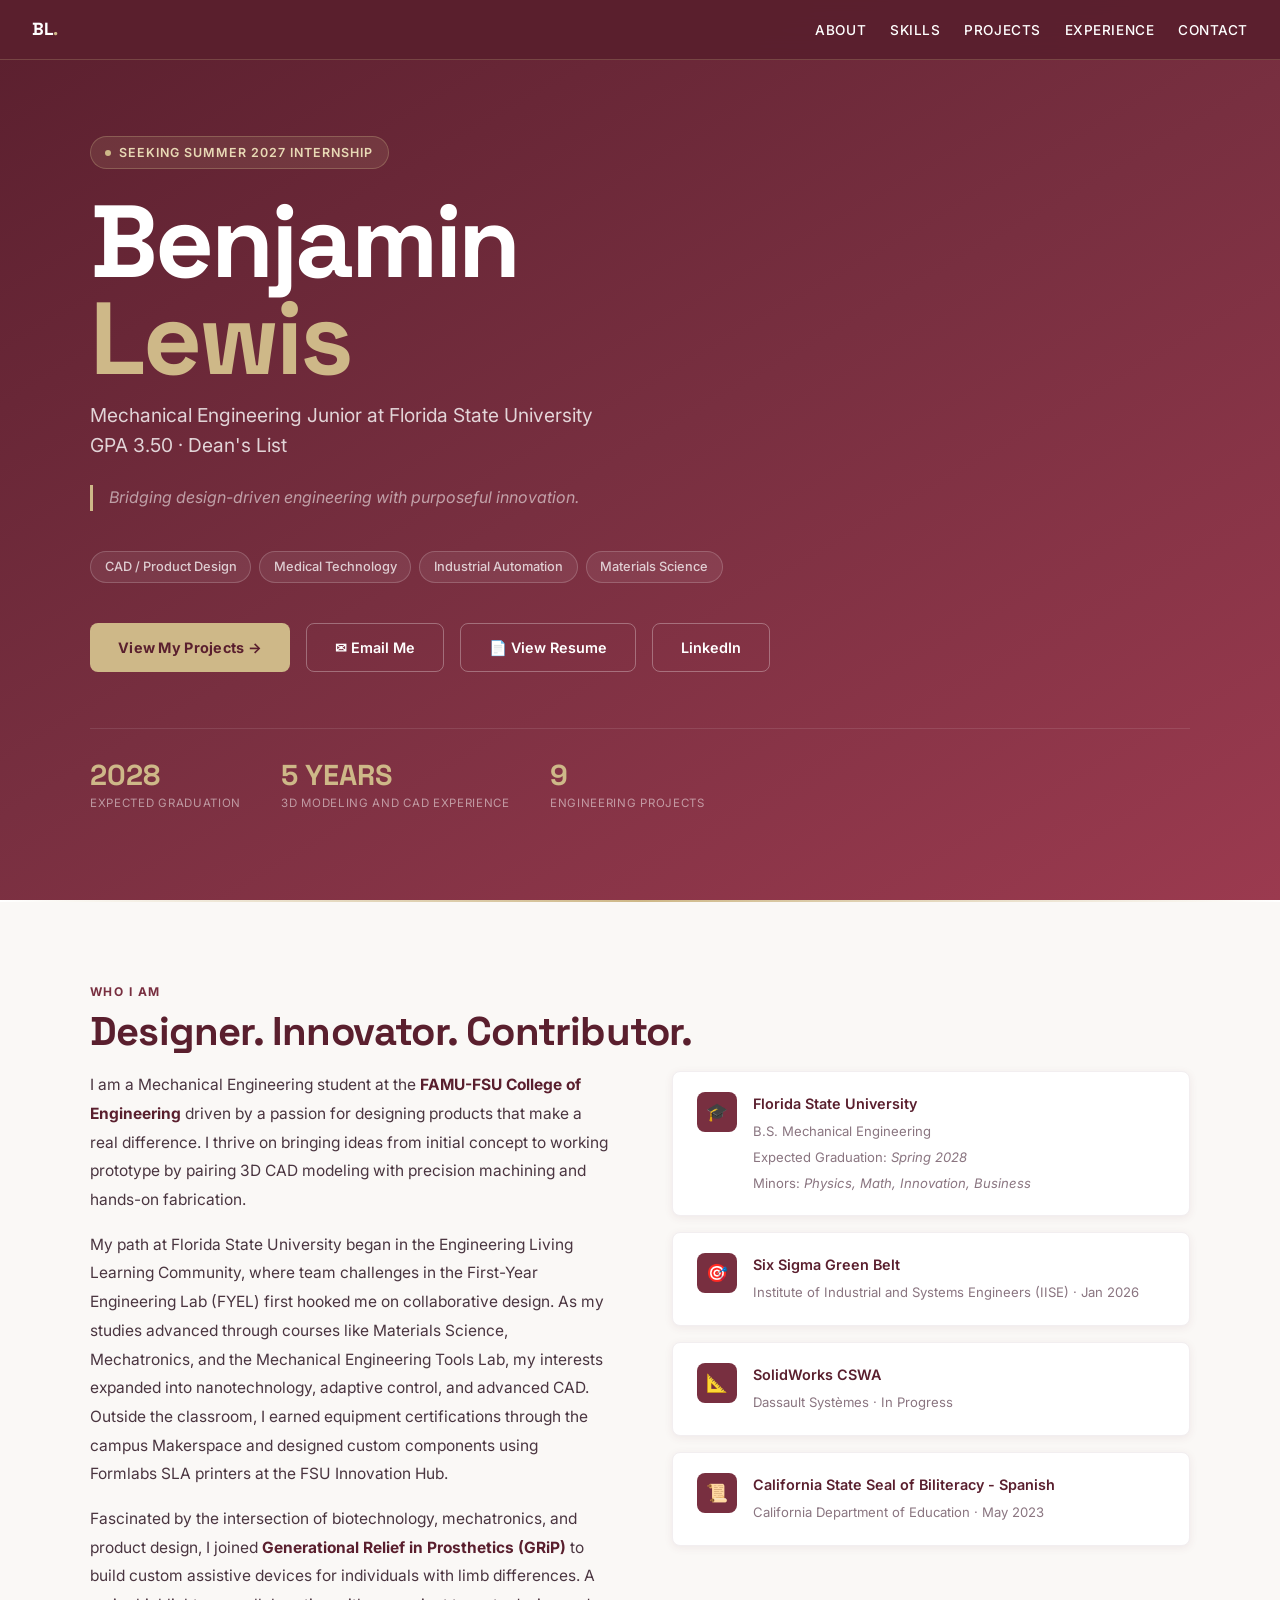
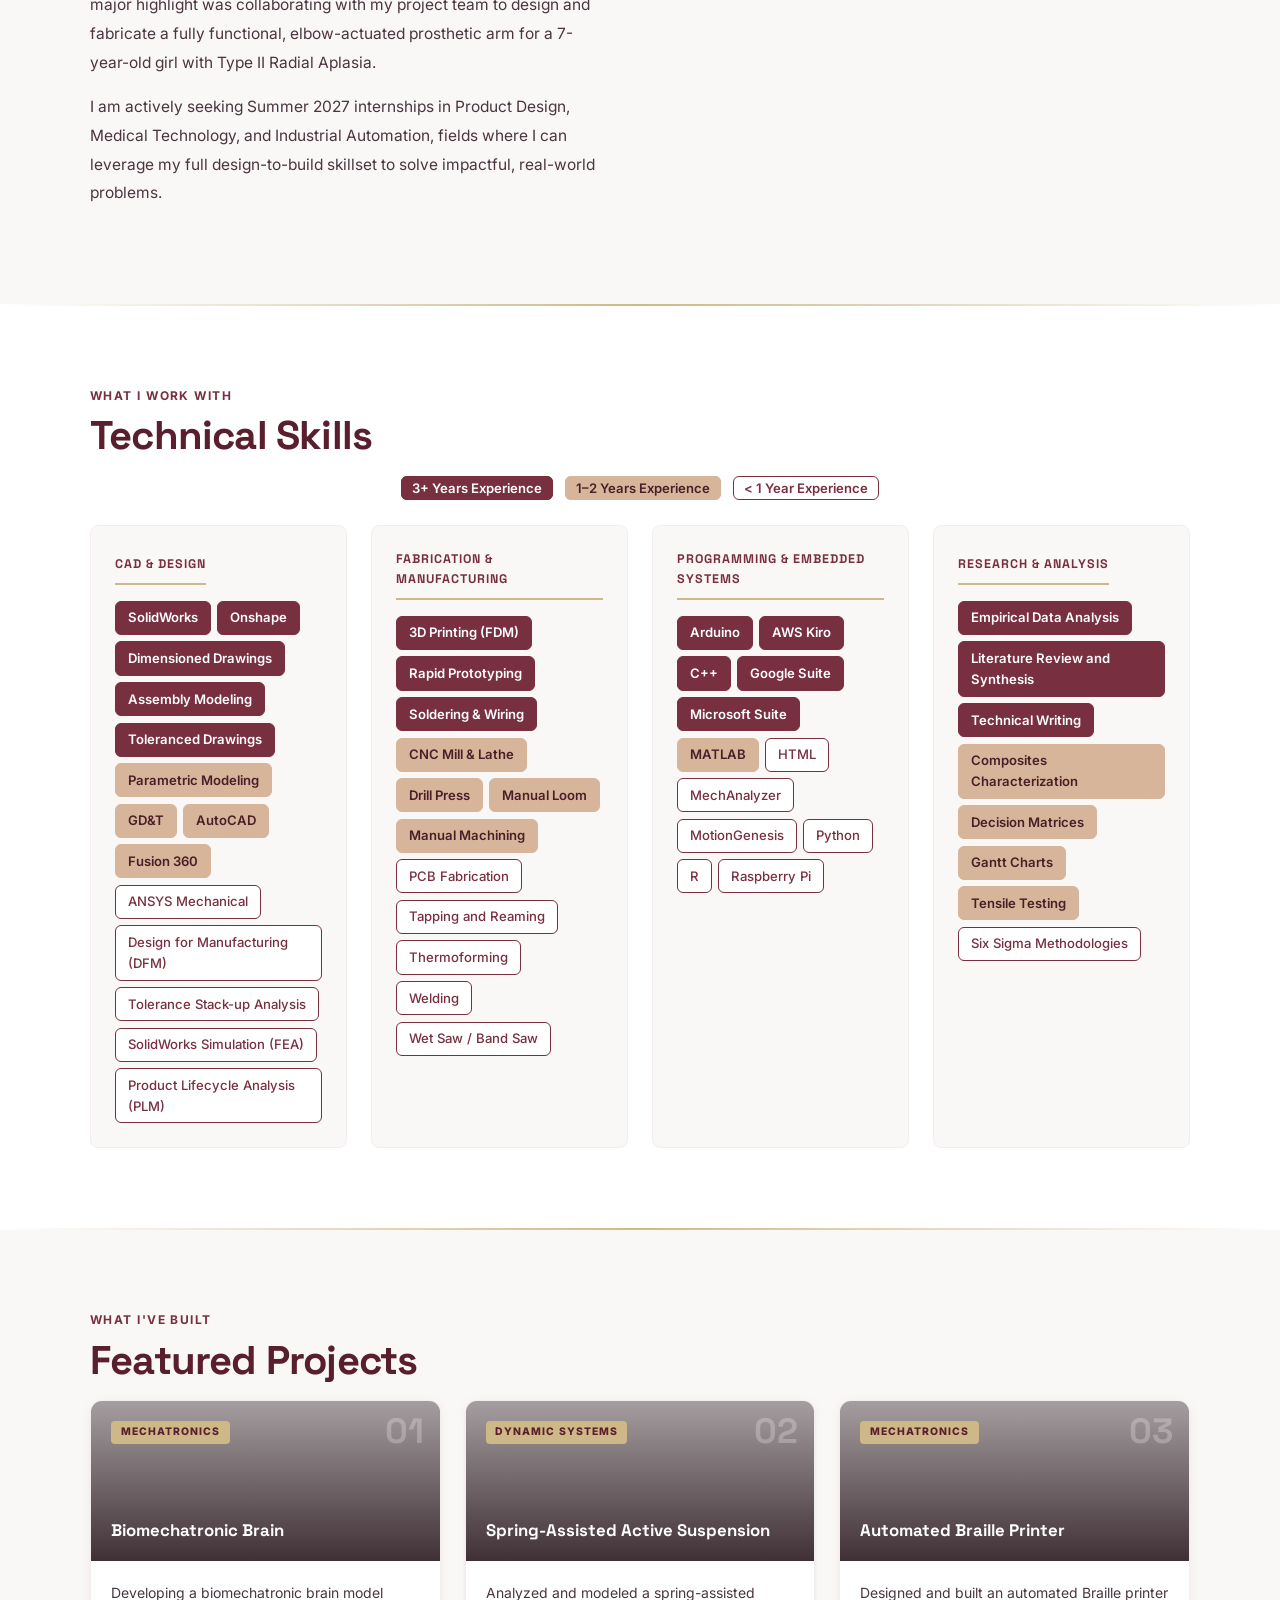
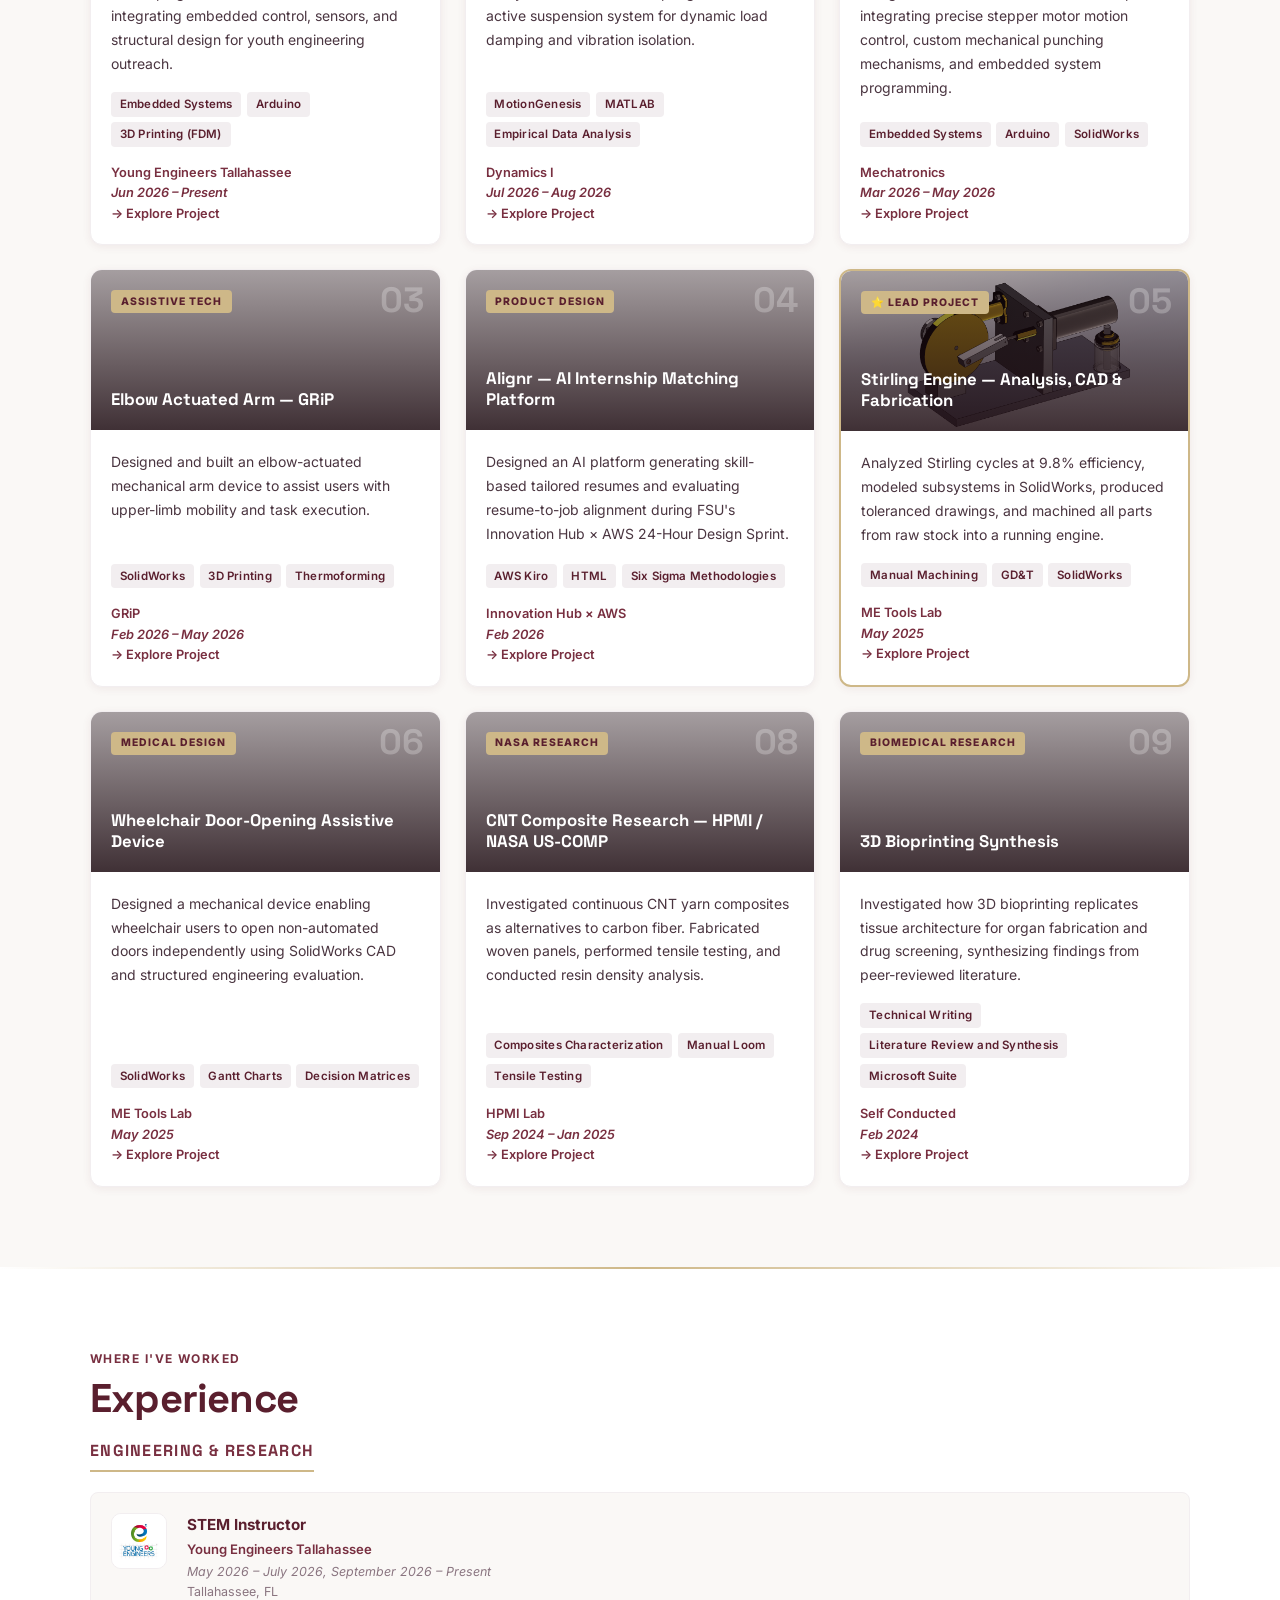
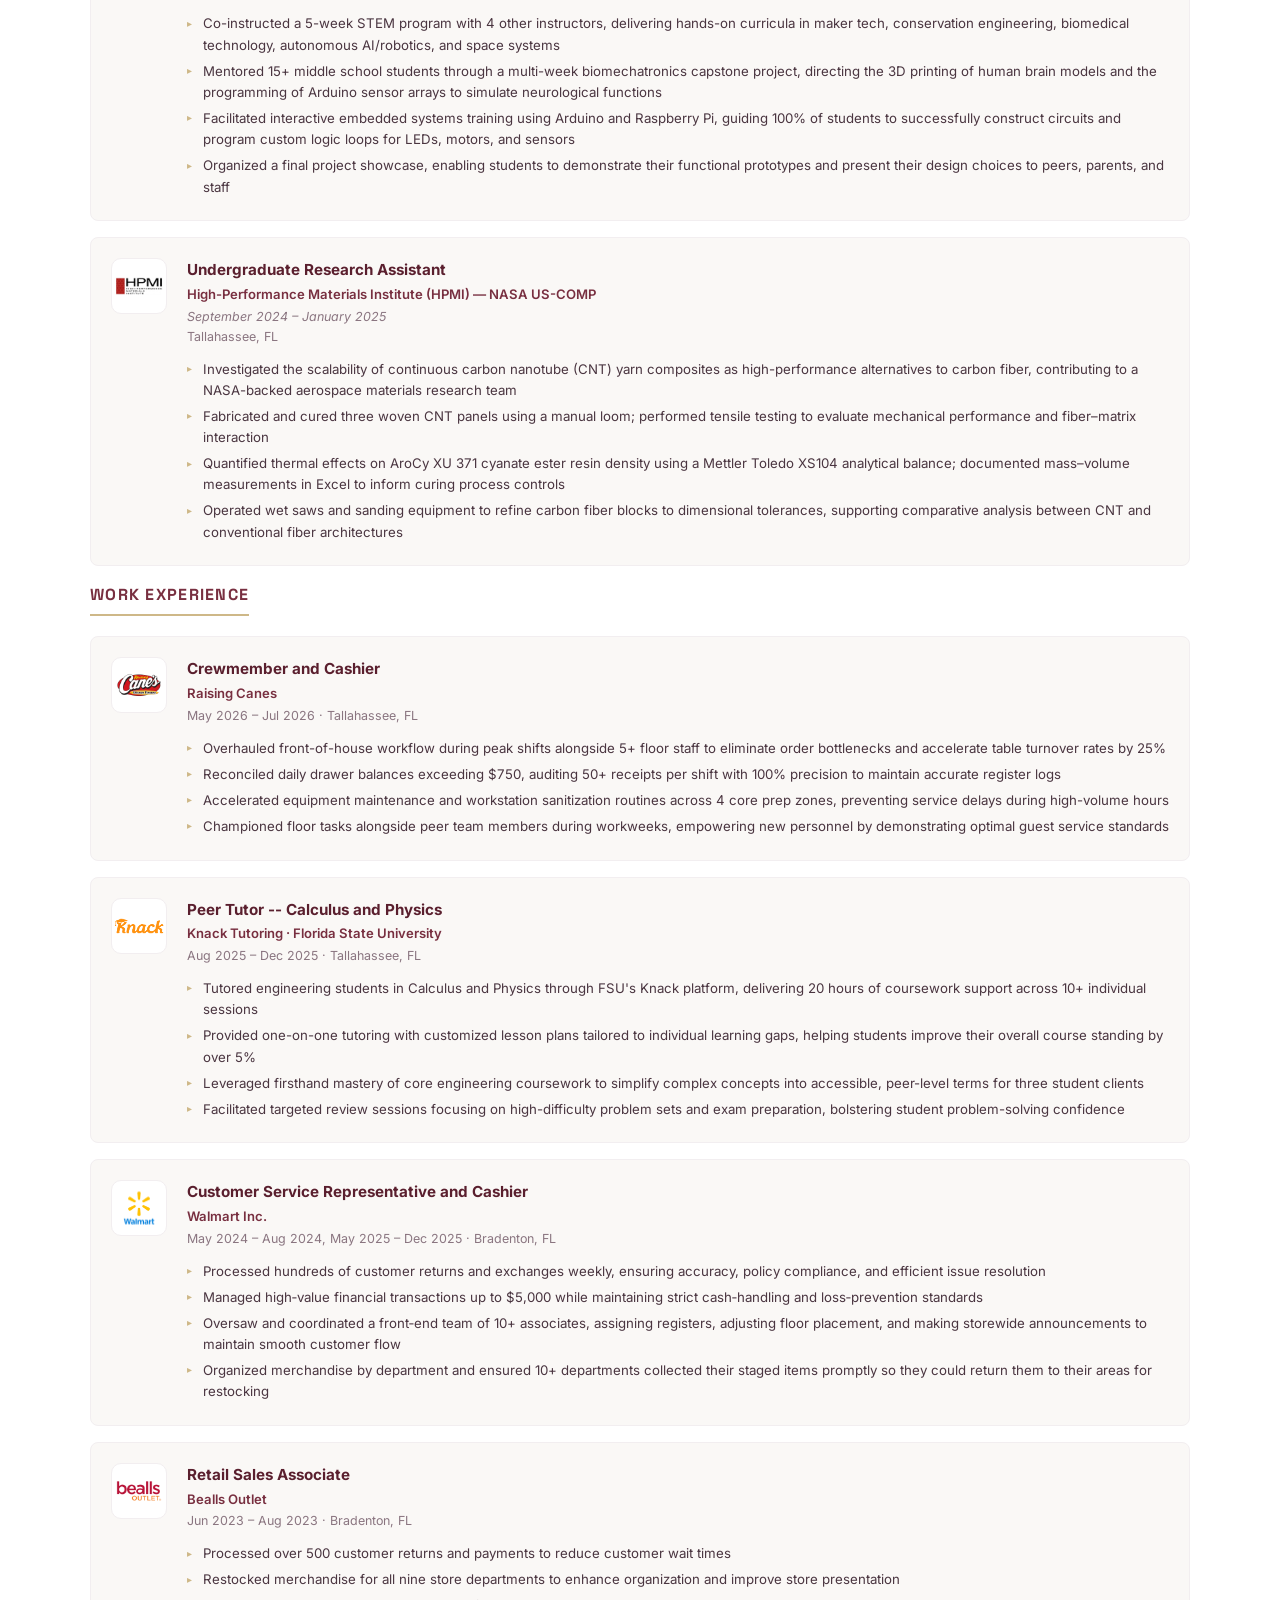
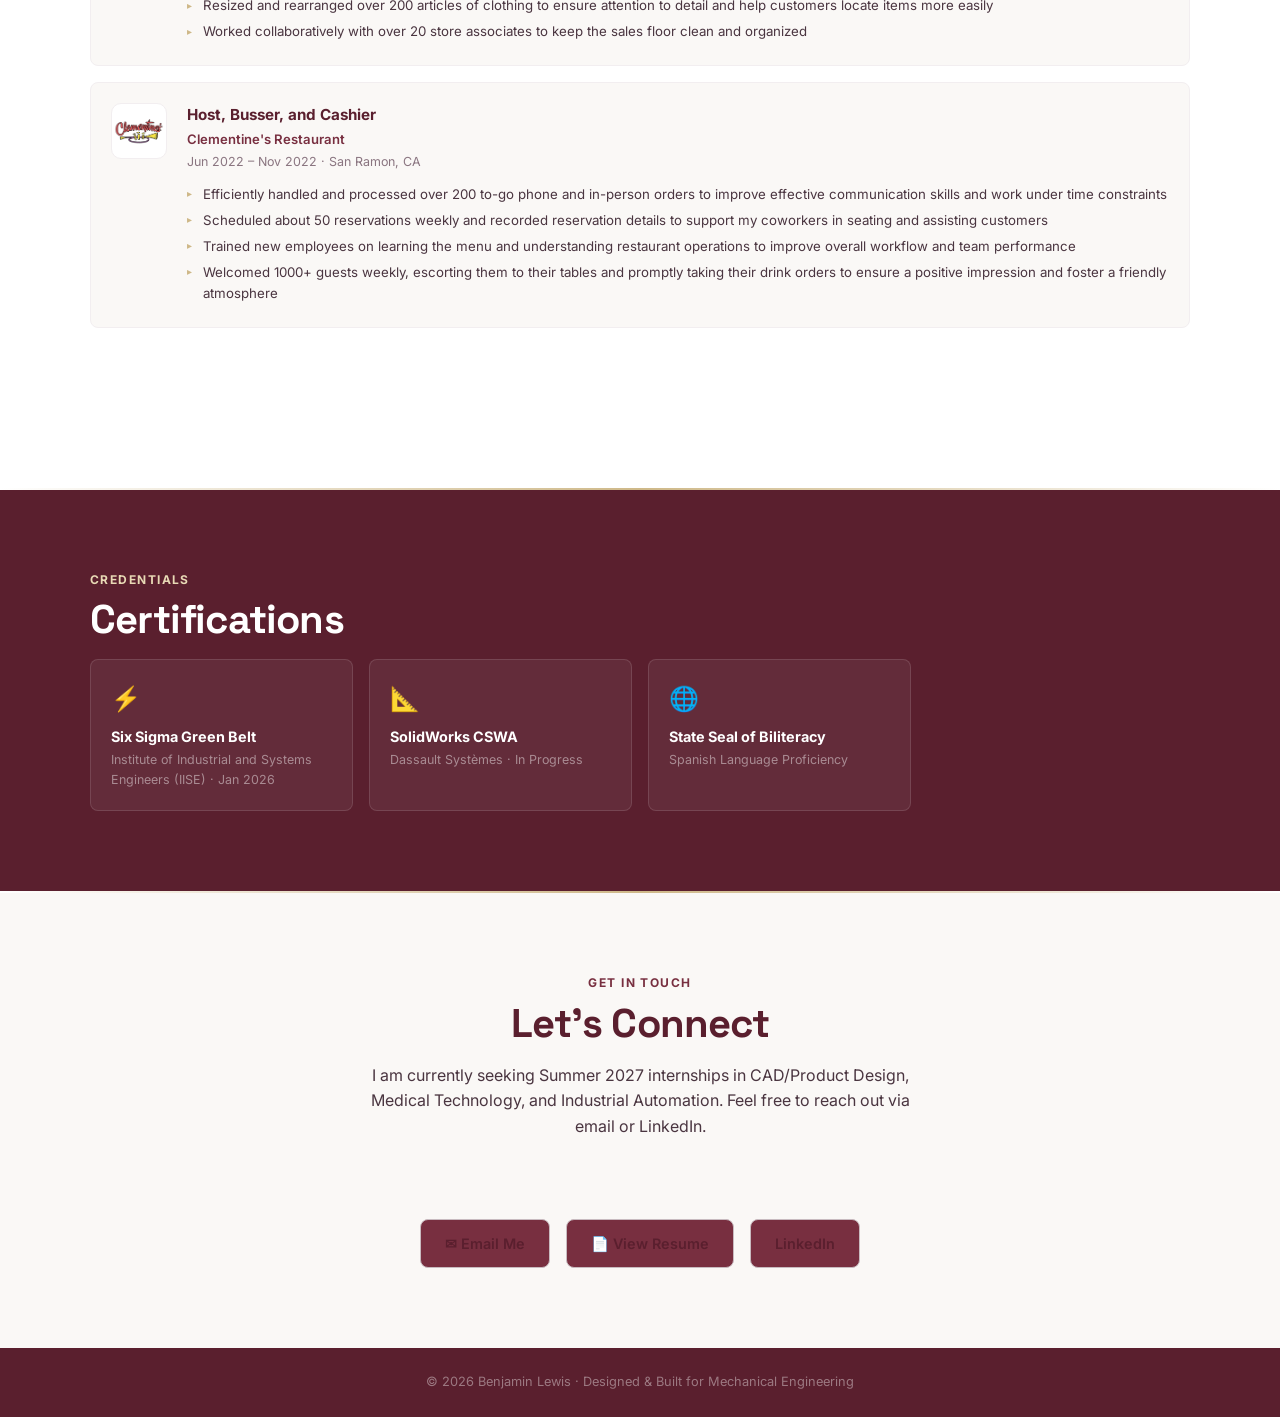
<file: Benjamin_Lewis_Portfolio.html>
<!DOCTYPE html>
<html lang="en">
<head>
<meta charset="UTF-8" />
<meta name="viewport" content="width=device-width, initial-scale=1.0" />
<title>Benjamin Lewis | Mechanical Engineering Portfolio</title>
<link rel="preconnect" href="https://fonts.googleapis.com" />
<link href="https://fonts.googleapis.com/css2?family=Inter:wght@300;400;500;600;700&family=Space+Grotesk:wght@400;500;600;700&display=swap" rel="stylesheet" />
<style>
  /* ── DESIGN TOKENS ── */
  :root {
    --garnet:     #782F40;
    --garnet-dk:  #5A1F2E;
    --garnet-mid: #9B3A4F;
    --garnet-lt:  #C4647A;
    --gold:       #CEB888;
    --gold-lt:    #E8D9B5;
    --white:      #FFFFFF;
    --off-white:  #FAF8F6;
    --gray-100:   #F2EEF0;
    --gray-300:   #C8BBC0;
    --gray-500:   #8A7580;
    --gray-700:   #4A3540;
    --text:       #1E0C12;

    --font-display: 'Space Grotesk', sans-serif;
    --font-body:    'Inter', sans-serif;

    --radius: 8px;
    --shadow-sm: 0 2px 8px rgba(120,47,64,0.08);
    --shadow-md: 0 6px 24px rgba(120,47,64,0.14);
    --shadow-lg: 0 16px 48px rgba(120,47,64,0.2);
    --transition: 0.25s cubic-bezier(0.4,0,0.2,1);
  }

 /* Base styling for all logos */

.exp-logo-img {
  width: 100%;
  height: 100%;
  object-fit: contain;
}

.project-body {
  display: flex;
  flex-direction: column;
  height: 100%; /* Ensures all card bodies stretch equally */
}

.project-desc {
  /* Allows the description area to take up remaining space */
  flex-grow: 1; 
}

.project-chips {
  display: flex;
  flex-wrap: wrap;
  gap: 0.35rem;
  margin-top: auto; /* Pushes skill chips down so they line up evenly */
  margin-bottom: 1rem;
}

.contact-inner {
  display: flex;
  flex-direction: column;
  align-items: center; /* Centers the heading, text, and buttons */
}

.section-sub {
  /* Fits the width of the button row below it */
  max-width: fit-content; 
  text-align: center;
  margin-left: auto;
  margin-right: auto;
}

.contact-links {
  display: flex;
  gap: 1rem; /* Adjust space between buttons if needed */
  justify-content: center;
}

.contact-link {
  background: #782F40;
  color: #FFFFFF;
  border: 1.5px solid #782F40;
  font-weight: 600;

  /* Essential layout properties to keep buttons aligned */
  display: inline-flex;
  align-items: center;
  justify-content: center;
  gap: 8px;
  padding: 10px 20px;
  border-radius: 8px;
  text-decoration: none;
  transition: opacity 0.2s ease, transform 0.2s ease;
}

/* Optional hover state to make them feel interactive */
.contact-link:hover {
  opacity: 0.9;
  color: #FFFFFF;
}


  *, *::before, *::after { box-sizing: border-box; margin: 0; padding: 0; }
  html { scroll-behavior: smooth; }
  body { font-family: var(--font-body); color: var(--text); background: var(--white); line-height: 1.6; overflow-x: hidden; }

  ::-webkit-scrollbar { width: 6px; }
  ::-webkit-scrollbar-track { background: var(--gray-100); }
  ::-webkit-scrollbar-thumb { background: var(--garnet); border-radius: 3px; }

  /* ── NAV ── */
  nav {
    position: fixed; top: 0; left: 0; right: 0; z-index: 200;
    background: rgba(90,31,46,0.97);
    backdrop-filter: blur(12px);
    border-bottom: 1px solid rgba(206,184,136,0.25);
    padding: 0 2rem; height: 60px;
    display: flex; align-items: center; justify-content: space-between;
  }
  .nav-logo { font-family: var(--font-display); font-weight: 700; font-size: 1.1rem; color: var(--white); letter-spacing: -0.02em; text-decoration: none; }
  .nav-logo span { color: var(--gold); }
  .nav-links { display: flex; gap: 1.5rem; list-style: none; align-items: center; }
  .nav-links a { color: #FFFFFF; text-decoration: none; font-size: 0.85rem; font-weight: 500; letter-spacing: 0.04em; text-transform: uppercase; transition: color var(--transition); }
  .nav-links a:hover { color: var(--gold); }
  .nav-btn { background: var(--gold); color: var(--garnet-dk) !important; padding: 0.35rem 0.85rem; border-radius: var(--radius); font-weight: 700 !important; }
  .nav-btn:hover { background: var(--gold-lt); }

  /* ── HERO ── */
  #hero {
    min-height: 100vh;
    background: linear-gradient(150deg, var(--garnet-dk) 0%, var(--garnet) 50%, var(--garnet-mid) 100%);
    display: flex; align-items: center;
    padding: 80px 2rem 2rem;
    position: relative; overflow: hidden;
  }
  #hero .blueprint-bg {
    position: absolute; inset: 0;
    background-image: url('https://www.fsu.edu/uploadedImages/content-modules/rotator/8-campus.jpg');
    background-size: cover; background-position: center top;
    opacity: 0.22; pointer-events: none;
    filter: saturate(0.7) contrast(1.1);
  }

  .hero-inner { max-width: 1100px; margin: 0 auto; width: 100%; position: relative; z-index: 1; }
  .hero-eyebrow {
    display: inline-flex; align-items: center; gap: 0.5rem;
    background: rgba(206,184,136,0.12); border: 1px solid rgba(206,184,136,0.3);
    border-radius: 100px; padding: 0.35rem 0.9rem;
    font-size: 0.78rem; font-weight: 600; color: var(--gold-lt);
    letter-spacing: 0.08em; text-transform: uppercase; margin-bottom: 1.5rem;
  }
  .hero-eyebrow::before { content: ''; width: 6px; height: 6px; background: var(--gold); border-radius: 50%; animation: pulse 2s ease-in-out infinite; }
  @keyframes pulse { 0%,100% { opacity:1; transform:scale(1); } 50% { opacity:0.5; transform:scale(0.7); } }

  .hero-name { font-family: var(--font-display); font-size: clamp(3rem,8vw,6.5rem); font-weight: 700; line-height: 0.95; color: var(--white); letter-spacing: -0.03em; margin-bottom: 0.75rem; }
  .hero-name .accent { color: var(--gold); }
  .hero-title { font-size: clamp(1rem,2.5vw,1.2rem); color: rgba(255,255,255,0.8); font-weight: 400; margin-bottom: 1.5rem; max-width: 620px; }
  .hero-tagline { font-size: 1rem; color: rgba(255,255,255,0.55); font-style: italic; margin-bottom: 2.5rem; border-left: 3px solid var(--gold); padding-left: 1rem; }

  .hero-pills { display: flex; flex-wrap: wrap; gap: 0.5rem; margin-bottom: 2.5rem; }
  .pill { background: rgba(255,255,255,0.07); border: 1px solid rgba(255,255,255,0.18); border-radius: 100px; padding: 0.3rem 0.85rem; font-size: 0.8rem; color: rgba(255,255,255,0.75); font-weight: 500; }

  .hero-ctas { display: flex; gap: 1rem; flex-wrap: wrap; }
  .btn-primary { background: var(--gold); color: var(--garnet-dk); padding: 0.75rem 1.75rem; border-radius: var(--radius); font-weight: 700; font-size: 0.9rem; text-decoration: none; letter-spacing: 0.02em; transition: all var(--transition); display: inline-flex; align-items: center; gap: 0.4rem; }
  .btn-primary:hover { background: var(--gold-lt); transform: translateY(-2px); box-shadow: 0 8px 24px rgba(206,184,136,0.4); }
  .btn-secondary { background: transparent; border: 1.5px solid rgba(255,255,255,0.3); color: var(--white); padding: 0.75rem 1.75rem; border-radius: var(--radius); font-weight: 600; font-size: 0.9rem; text-decoration: none; transition: all var(--transition); display: inline-flex; align-items: center; gap: 0.4rem; }
  .btn-secondary:hover { border-color: var(--gold); color: var(--gold); transform: translateY(-2px); }

  .hero-stats { display: flex; gap: 2.5rem; flex-wrap: wrap; margin-top: 3.5rem; padding-top: 2rem; border-top: 1px solid rgba(255,255,255,0.1); }
  .stat-item { display: flex; flex-direction: column; }
  .stat-num { font-family: var(--font-display); font-size: 1.8rem; font-weight: 700; color: var(--gold); line-height: 1; }
  .stat-label { font-size: 0.72rem; color: rgba(255,255,255,0.5); text-transform: uppercase; letter-spacing: 0.06em; margin-top: 0.25rem; }

  /* ── SECTION SHARED ── */
  section { padding: 5rem 2rem; }
  .section-inner { max-width: 1100px; margin: 0 auto; }
  .section-label { font-size: 0.75rem; font-weight: 700; color: var(--garnet); letter-spacing: 0.12em; text-transform: uppercase; margin-bottom: 0.5rem; }
  .section-title { font-family: var(--font-display); font-size: clamp(1.75rem,4vw,2.5rem); font-weight: 700; color: var(--garnet-dk); letter-spacing: -0.02em; margin-bottom: 1rem; line-height: 1.15; }
  .section-sub { font-size: 1rem; color: var(--gray-700); max-width: 560px; margin-bottom: 3rem; }
  .amber-rule { border: none; height: 2px; background: linear-gradient(to right, transparent, var(--gold), transparent); margin: 0; }

  /* ── ABOUT ── */
  #about { background: var(--off-white); }
  .about-grid { display: grid; grid-template-columns: 1fr 1fr; gap: 4rem; align-items: start; }
  .about-bio p { font-size: 0.97rem; color: var(--gray-700); line-height: 1.85; margin-bottom: 1rem; }
  .about-bio p strong { color: var(--garnet-dk); }
  .about-cards { display: grid; gap: 1rem; }
  .about-card { background: var(--white); border-radius: var(--radius); padding: 1.25rem 1.5rem; border: 1px solid var(--gray-100); box-shadow: var(--shadow-sm); display: flex; align-items: flex-start; gap: 1rem; transition: all var(--transition); }
  .about-card:hover { box-shadow: var(--shadow-md); transform: translateY(-2px); border-color: var(--garnet-lt); }
  .about-card-icon { width: 40px; height: 40px; min-width: 40px; background: var(--garnet); border-radius: 8px; display: flex; align-items: center; justify-content: center; font-size: 1.1rem; }
  .about-card-text strong { display: block; font-size: 0.9rem; font-weight: 600; color: var(--garnet-dk); margin-bottom: 0.2rem; }
  .about-card-text span { font-size: 0.82rem; color: var(--gray-500); }

  /* ── SKILLS ── */
  #skills { background: var(--white); }
  .skills-grid { display: grid; grid-template-columns: repeat(auto-fit, minmax(240px,1fr)); gap: 1.5rem; }
  .skill-group { background: var(--off-white); border: 1px solid var(--gray-100); border-radius: var(--radius); padding: 1.5rem; transition: all var(--transition); }
  .skill-group:hover { border-color: var(--garnet-lt); box-shadow: var(--shadow-sm); }
  .skill-group-title { font-family: var(--font-display); font-size: 0.78rem; font-weight: 700; color: var(--garnet); text-transform: uppercase; letter-spacing: 0.08em; margin-bottom: 1rem; padding-bottom: 0.5rem; border-bottom: 2px solid var(--gold); display: inline-block; }
  .skill-tags { display: flex; flex-wrap: wrap; gap: 0.4rem; }

  /* Skill Tag Styling (With Hyperlinks) */
  .skill-tag { border-radius: 6px; padding: 0.35rem 0.75rem; font-size: 0.82rem; font-weight: 500; transition: all var(--transition); display: inline-block; text-decoration: none; cursor: pointer; }
  .skill-tag.tier-3years { background: #782F40; color: #FFFFFF; border: 1.5px solid #782F40; font-weight: 600; }
  .skill-tag.tier-2years { background: #D7B59A; color: #4A1E28; border: 1.5px solid #D7B59A; font-weight: 600; }
  .skill-tag.tier-1year  { background: #FFFFFF; color: #782F40; border: 1.5px solid #782F40; font-weight: 500; }
  .skill-tag:hover       { opacity: 0.85; transform: translateY(-2px); box-shadow: 0 4px 10px rgba(120,47,64,0.2); }

  /* ── PROJECTS ── */
  #projects { background: var(--off-white); }
  .projects-grid { display: grid; grid-template-columns: repeat(auto-fill, minmax(320px,1fr)); gap: 1.5rem; }
  .project-card { background: var(--white); border: 1px solid var(--gray-100); border-radius: calc(var(--radius)*1.5); overflow: hidden; box-shadow: var(--shadow-sm); transition: all var(--transition); display: flex; flex-direction: column; cursor: pointer; text-decoration: none; color: inherit; }
  .project-card:hover { transform: translateY(-5px); box-shadow: var(--shadow-lg); border-color: var(--garnet-lt); }
  .project-card.featured { border-color: var(--gold); border-width: 2px; }
  
  /* Project Card Visual Header Thumbnail */
  .project-header { height: 160px; position: relative; overflow: hidden; display: flex; flex-direction: column; justify-content: space-between; padding: 1.25rem; background-size: cover; background-position: center; }
  .project-header::after { content: ''; position: absolute; inset: 0; background: linear-gradient(180deg, rgba(30,12,18,0.4) 0%, rgba(30,12,18,0.85) 100%); z-index: 0; }
  .project-num { position: absolute; top: 0.75rem; right: 1rem; font-family: var(--font-display); font-size: 2.2rem; font-weight: 700; color: rgba(255,255,255,0.25); line-height: 1; user-select: none; z-index: 1; }
  .project-badge { display: inline-block; background: var(--gold); color: var(--garnet-dk); font-size: 0.65rem; font-weight: 800; letter-spacing: 0.1em; text-transform: uppercase; padding: 0.2rem 0.6rem; border-radius: 4px; position: relative; z-index: 1; width: fit-content; }
  .project-title { font-family: var(--font-display); font-size: 1.05rem; font-weight: 700; color: var(--white); position: relative; z-index: 1; line-height: 1.25; }
  .project-body { padding: 1.25rem; flex: 1; display: flex; flex-direction: column; }
  .project-desc { font-size: 0.875rem; color: var(--gray-700); line-height: 1.7; margin-bottom: 1rem; flex: 1; }
  .project-chips { display: flex; flex-wrap: wrap; gap: 0.35rem; margin-bottom: 1rem; }
  .chip { background: var(--gray-100); color: var(--garnet-dk); font-size: 0.72rem; font-weight: 600; padding: 0.2rem 0.55rem; border-radius: 4px; letter-spacing: 0.02em; }
  .project-link { display: inline-flex; align-items: center; gap: 0.3rem; font-size: 0.8rem; font-weight: 600; color: var(--garnet); text-decoration: none; transition: color var(--transition); margin-top: auto; }
  .project-link:hover { color: var(--gold); }

  /* ── DETAIL PAGE ── */
  .detail-page { display: none; position: fixed; inset: 0; z-index: 300; background: var(--white); overflow-y: auto; }
  .detail-page.open { display: block; }
  .detail-topbar { position: sticky; top: 0; background: rgba(90,31,46,0.97); backdrop-filter: blur(12px); padding: 0 2rem; height: 60px; display: flex; align-items: center; justify-content: space-between; border-bottom: 1px solid rgba(206,184,136,0.25); z-index: 10; }
  .detail-back { background: none; border: 1.5px solid rgba(255,255,255,0.3); color: var(--white); padding: 0.45rem 1rem; border-radius: var(--radius); font-size: 0.85rem; font-weight: 600; cursor: pointer; transition: all var(--transition); display: flex; align-items: center; gap: 0.4rem; }
  .detail-back:hover { border-color: var(--gold); color: var(--gold); }
  .detail-title-bar { font-family: var(--font-display); font-weight: 700; font-size: 1rem; color: var(--white); }
  
  /* Navigation Arrows */
  .detail-nav-arrows { display: flex; gap: 0.5rem; align-items: center; }
  .detail-arrow-btn { background: rgba(255,255,255,0.1); border: 1px solid rgba(255,255,255,0.3); color: var(--white); padding: 0.4rem 0.8rem; border-radius: var(--radius); font-size: 0.85rem; font-weight: 600; cursor: pointer; transition: all var(--transition); text-decoration: none; }
  .detail-arrow-btn:hover { background: var(--gold); color: var(--garnet-dk); border-color: var(--gold); }

  .detail-hero { background: linear-gradient(135deg, var(--garnet-dk), var(--garnet-mid)); padding: 3rem 2rem 2rem; position: relative; overflow: hidden; }
  .detail-inner { max-width: 860px; margin: 0 auto; position: relative; z-index: 1; }
  .detail-badge { display: inline-block; background: var(--gold); color: var(--garnet-dk); font-size: 0.7rem; font-weight: 800; letter-spacing: 0.1em; text-transform: uppercase; padding: 0.25rem 0.7rem; border-radius: 4px; margin-bottom: 0.75rem; }
  .detail-name { font-family: var(--font-display); font-size: clamp(1.8rem,4vw,2.8rem); font-weight: 700; color: var(--white); margin-bottom: 0.75rem; line-height: 1.1; }
  .detail-meta { font-size: 0.9rem; color: rgba(255,255,255,0.65); margin-bottom: 1rem; }
  .detail-chip-row { display: flex; flex-wrap: wrap; gap: 0.4rem; }
  .detail-chip { background: rgba(255,255,255,0.1); border: 1px solid rgba(255,255,255,0.2); color: rgba(255,255,255,0.85); font-size: 0.75rem; font-weight: 500; padding: 0.2rem 0.6rem; border-radius: 4px; }
  .detail-body { max-width: 860px; margin: 0 auto; padding: 2.5rem 2rem 4rem; }
  .detail-body h3 { font-family: var(--font-display); font-size: 1.1rem; font-weight: 700; color: var(--garnet-dk); margin: 2rem 0 0.75rem; border-left: 3px solid var(--gold); padding-left: 0.75rem; }
  .detail-body p { font-size: 0.95rem; color: var(--gray-700); line-height: 1.8; margin-bottom: 0.75rem; }
  .detail-body ul { list-style: none; padding: 0; margin-bottom: 1rem; }
  .detail-body ul li { font-size: 0.95rem; color: var(--gray-700); line-height: 1.7; padding: 0.2rem 0 0.2rem 1.2rem; position: relative; }
  .detail-body ul li::before { content: '▸'; position: absolute; left: 0; color: var(--garnet); font-size: 0.7rem; top: 0.35rem; }

  .media-placeholder { background: var(--gray-100); border: 2px dashed var(--gray-300); border-radius: var(--radius); padding: 3rem 2rem; text-align: center; margin: 1.5rem 0; }
  .media-placeholder p { color: var(--gray-500); font-size: 0.9rem; }
  .media-placeholder strong { color: var(--garnet); display: block; font-size: 1rem; margin-bottom: 0.4rem; }
  .media-grid { display: grid; grid-template-columns: repeat(auto-fill, minmax(200px,1fr)); gap: 1rem; margin: 1.5rem 0; }
  .media-slot { background: var(--gray-100); border: 2px dashed var(--gray-300); border-radius: var(--radius); aspect-ratio: 4/3; display: flex; align-items: center; justify-content: center; }
  .media-slot span { font-size: 0.78rem; color: var(--gray-500); text-align: center; padding: 0.5rem; }

  /* ── EXPERIENCE (EXPANDED NO SCROLLBARS) ── */
  #experience { background: var(--white); }
  .exp-section-title { font-family: var(--font-display); font-size: 1rem; font-weight: 700; color: var(--garnet); text-transform: uppercase; letter-spacing: 0.08em; margin-bottom: 1.25rem; padding-bottom: 0.4rem; border-bottom: 2px solid var(--gold); display: inline-block; }
  .exp-category { margin-bottom: 2.5rem; }
  .exp-expanded-wrap { display: flex; flex-direction: column; gap: 1rem; }

  .exp-card { display: flex; gap: 1.25rem; padding: 1.25rem; border: 1px solid var(--gray-100); border-radius: var(--radius); background: var(--off-white); transition: all var(--transition); align-items: flex-start; }
  .exp-card:hover { box-shadow: var(--shadow-md); border-color: var(--garnet-lt); background: var(--white); }
  .exp-logo { width: 56px; min-width: 56px; height: 56px; border-radius: 10px; background: var(--white); border: 1px solid var(--gray-100); display: flex; align-items: center; justify-content: center; overflow: hidden; font-size: 1.5rem; }
  .exp-info { flex: 1; }
  .exp-role { font-weight: 700; font-size: 0.95rem; color: var(--garnet-dk); margin-bottom: 0.1rem; }
  .exp-org { font-size: 0.82rem; color: var(--garnet); font-weight: 600; margin-bottom: 0.1rem; }
  .exp-date { font-size: 0.78rem; color: var(--gray-500); margin-bottom: 0.6rem; }
  .exp-bullets { list-style: none; }
  .exp-bullets li { font-size: 0.83rem; color: var(--gray-700); line-height: 1.6; padding: 0.15rem 0 0.15rem 1rem; position: relative; }
  .exp-bullets li::before { content: '▸'; position: absolute; left: 0; color: var(--gold); font-size: 0.65rem; top: 0.3rem; }

  /* ── CERTS ── */
  #certs { background: var(--garnet-dk); }
  #certs .section-title { color: var(--white); }
  #certs .section-label { color: var(--gold-lt); }
  #certs .section-sub { color: rgba(255,255,255,0.6); }
  .certs-grid { display: grid; grid-template-columns: repeat(auto-fill, minmax(220px,1fr)); gap: 1rem; }
  .cert-card { background: rgba(255,255,255,0.06); border: 1px solid rgba(255,255,255,0.12); border-radius: var(--radius); padding: 1.25rem; transition: all var(--transition); }
  .cert-card:hover { background: rgba(255,255,255,0.11); border-color: var(--gold); transform: translateY(-2px); }
  .cert-icon { font-size: 1.5rem; margin-bottom: 0.6rem; }
  .cert-name { font-size: 0.9rem; font-weight: 700; color: var(--white); margin-bottom: 0.25rem; line-height: 1.3; }
  .cert-org { font-size: 0.78rem; color: rgba(255,255,255,0.45); }

  /* ── CONTACT ── */
  #contact { background: var(--off-white); }
  .contact-inner { max-width: 640px; margin: 0 auto; text-align: center; }
  .contact-links { display: flex; flex-wrap: wrap; justify-content: center; gap: 1rem; margin-top: 2rem; }
  .contact-link { display: inline-flex; align-items: center; gap: 0.5rem; padding: 0.75rem 1.5rem; border-radius: var(--radius); font-weight: 600; font-size: 0.9rem; text-decoration: none; transition: all var(--transition); border: 1.5px solid var(--gray-300); color: var(--garnet-dk); }
  .contact-link:hover { background: var(--garnet); color: var(--white); border-color: var(--garnet); }
  .contact-link.primary { background: var(--garnet); color: var(--white); border-color: var(--garnet); }
  .contact-link.primary:hover { background: var(--gold); border-color: var(--gold); color: var(--garnet-dk); }

  footer { background: var(--garnet-dk); color: rgba(255,255,255,0.4); text-align: center; padding: 1.5rem 2rem; font-size: 0.8rem; }
  footer a { color: var(--gold); text-decoration: none; }

  .fade-up { opacity: 0; transform: translateY(24px); transition: opacity 0.5s ease, transform 0.5s ease; }
  .fade-up.visible { opacity: 1; transform: translateY(0); }

  @media (max-width: 768px) {
    .about-grid { grid-template-columns: 1fr; gap: 2rem; }
    nav .nav-links { display: none; }
  }
</style>

<!-- favicon -->

<link rel="icon" type="image/png" href="Images/Logos/mylogo.png">

</head>
<body>

<!-- ═══════════════════════════ PROJECT DETAIL PAGES WITH CYCLING ARROWS ═══════════════════════════ -->

<!-- ========================================== -->
<!-- 01: BIOMECHATRONIC BRAIN -->
<!-- ========================================== -->
<div class="detail-page" id="detail-biomech-brain">
  <div class="detail-topbar">
    <button class="detail-back" onclick="closeDetail()">← Back to Portfolio</button>
    <span class="detail-title-bar">Biomechatronic Brain</span>
    <div class="detail-nav-arrows">
      <a class="detail-arrow-btn" onclick="openDetail('detail-bioprinting')">← Prev</a>
      <a class="detail-arrow-btn" onclick="openDetail('detail-active-suspension')">Next →</a>
    </div>
  </div>
  <div class="detail-hero">
    <div class="detail-inner">
      <span class="detail-badge">Mechatronics</span>
      <div class="detail-name">Biomechatronic Brain</div>
      <div class="detail-meta">Young Engineers Tallahassee · Jun 2026 – Present</div>
      <div class="detail-chip-row">
        <span class="detail-chip">Embedded Systems</span><span class="detail-chip">Arduino</span><span class="detail-chip">3D Design</span>
      </div>
    </div>
  </div>
  <div class="detail-body">
    <h3>Project Overview</h3>
    <p>Developing a biomechatronic brain model integrating embedded control, sensors, and structural design for youth engineering outreach.</p>
  </div>
</div>

<!-- ========================================== -->
<!-- 02: SPRING-ASSISTED ACTIVE SUSPENSION -->
<!-- ========================================== -->
<div class="detail-page" id="detail-active-suspension">
  <div class="detail-topbar">
    <button class="detail-back" onclick="closeDetail()">← Back to Portfolio</button>
    <span class="detail-title-bar">Spring-Assisted Active Suspension</span>
    <div class="detail-nav-arrows">
      <a class="detail-arrow-btn" onclick="openDetail('detail-biomech-brain')">← Prev</a>
      <a class="detail-arrow-btn" onclick="openDetail('detail-braille-printer')">Next →</a>
    </div>
  </div>
  <div class="detail-hero">
    <div class="detail-inner">
      <span class="detail-badge">Dynamic Systems</span>
      <div class="detail-name">Spring-Assisted Active Suspension</div>
      <div class="detail-meta">Dynamics I · Jul 2026 – Aug 2026</div>
      <div class="detail-chip-row">
        <span class="detail-chip">Dynamics</span><span class="detail-chip">MATLAB</span><span class="detail-chip">Mechanical Design</span>
      </div>
    </div>
  </div>
  <div class="detail-body">
    <h3>Project Overview</h3>
    <p>Analyzed and modeled a spring-assisted active suspension system for dynamic load damping and vibration isolation.</p>
  </div>
</div>

<!-- ========================================== -->
<!-- 03: AUTOMATED BRAILLE PRINTER -->
<!-- ========================================== -->
<div class="detail-page" id="detail-braille-printer">
  <div class="detail-topbar">
    <button class="detail-back" onclick="closeDetail()">← Back to Portfolio</button>
    <span class="detail-title-bar">Automated Braille Printer</span>
    <div class="detail-nav-arrows">
      <a class="detail-arrow-btn" onclick="openDetail('detail-active-suspension')">← Prev</a>
      <a class="detail-arrow-btn" onclick="openDetail('detail-elbow-arm')">Next →</a>
    </div>
  </div>
  <div class="detail-hero">
    <div class="detail-inner">
      <span class="detail-badge">Mechatronics</span>
      <div class="detail-name">Automated Braille Printer</div>
      <div class="detail-meta">Mechatronics · Mar 2026 – May 2026</div>
      <div class="detail-chip-row">
        <span class="detail-chip">Mechatronics</span><span class="detail-chip">Arduino</span><span class="detail-chip">Mechanical Design</span>
      </div>
    </div>
  </div>
  <div class="detail-body">
    <h3>Project Overview</h3>
    <p>Designed and built an automated Braille printer integrating precise stepper motor motion control, custom mechanical punching mechanisms, and embedded system programming.</p>
  </div>
</div>

<!-- ========================================== -->
<!-- 04: ELBOW ACTUATED ARM - GRIP -->
<!-- ========================================== -->
<div class="detail-page" id="detail-elbow-arm">
  <div class="detail-topbar">
    <button class="detail-back" onclick="closeDetail()">← Back to Portfolio</button>
    <span class="detail-title-bar">Elbow Actuated Arm — GRiP</span>
    <div class="detail-nav-arrows">
      <a class="detail-arrow-btn" onclick="openDetail('detail-braille-printer')">← Prev</a>
      <a class="detail-arrow-btn" onclick="openDetail('detail-alignr')">Next →</a>
    </div>
  </div>
  <div class="detail-hero">
    <div class="detail-inner">
      <span class="detail-badge">Assistive Tech</span>
      <div class="detail-name">Elbow Actuated Arm — GRiP</div>
      <div class="detail-meta">GRiP · Feb 2026 – May 2026</div>
      <div class="detail-chip-row">
        <span class="detail-chip">SolidWorks</span><span class="detail-chip">3D Printing</span><span class="detail-chip">Assistive Tech</span>
      </div>
    </div>
  </div>
  <div class="detail-body">
    <h3>Project Overview</h3>
    <p>Designed and built an elbow-actuated mechanical arm device to assist users with upper-limb mobility and task execution.</p>
  </div>
</div>

<!-- ========================================== -->
<!-- 05: ALIGNR — AI INTERNSHIP MATCHING PLATFORM -->
<!-- ========================================== -->
<div class="detail-page" id="detail-alignr">
  <div class="detail-topbar">
    <button class="detail-back" onclick="closeDetail()">← Back to Portfolio</button>
    <span class="detail-title-bar">Alignr — AWS Design Sprint</span>
    <div class="detail-nav-arrows">
      <a class="detail-arrow-btn" onclick="openDetail('detail-elbow-arm')">← Prev</a>
      <a class="detail-arrow-btn" onclick="openDetail('detail-stirling')">Next →</a>
    </div>
  </div>
  <div class="detail-hero">
    <div class="detail-inner">
      <span class="detail-badge">Product Design</span>
      <div class="detail-name">Alignr — AI Internship Matching Platform</div>
      <div class="detail-meta">Innovation Hub × AWS 24-Hour Design Sprint · February 2026</div>
    </div>
  </div>
  <div class="detail-body">
    <h3>Project Details</h3>
    <p>Created an AI-powered platform generating tailored resumes and alignment scoring during a 24-hour sprint using AWS Working Backwards methodology.</p>
  </div>
</div>

<!-- ========================================== -->
<!-- 06: STIRLING ENGINE -->
<!-- ========================================== -->
<div class="detail-page" id="detail-stirling">
  <div class="detail-topbar">
    <button class="detail-back" onclick="closeDetail()">← Back to Portfolio</button>
    <span class="detail-title-bar">Stirling Engine</span>
    <div class="detail-nav-arrows">
      <a class="detail-arrow-btn" onclick="openDetail('detail-alignr')">← Prev</a>
      <a class="detail-arrow-btn" onclick="openDetail('detail-wheelchair')">Next →</a>
    </div>
  </div>
  <div class="detail-hero">
    <div class="detail-inner">
      <span class="detail-badge">⭐ Lead Project</span>
      <div class="detail-name">Stirling Engine — Analysis, CAD & Fabrication</div>
      <div class="detail-meta">ME Tools Lab · May 2025 · Florida State University</div>
      <div class="detail-chip-row">
        <span class="detail-chip">SolidWorks</span><span class="detail-chip">GD&T</span><span class="detail-chip">Thermodynamics</span><span class="detail-chip">Manual Machining</span><span class="detail-chip">Assembly Modeling</span>
      </div>
    </div>
  </div>
  <div class="detail-body">
    <h3>Project Overview</h3>
    <p>A complete design-to-build exercise spanning thermodynamic analysis, full SolidWorks CAD modeling, toleranced drawing production, and hands-on fabrication. The finished engine ran under applied heat, validating both the computational model and the dimensional stack-up.</p>
    <h3>Thermodynamic Analysis</h3>
    <ul>
      <li>Analyzed ideal and real Stirling thermodynamic cycles, evaluating a gamma engine at 9.8% thermal efficiency</li>
      <li>Modeled heat transfer, frictional losses, thermal leakage, and phase lag to explain deviation from ideal performance</li>
    </ul>
    <h3>CAD Design & Fabrication</h3>
    <ul>
      <li>Modeled all major subsystems in SolidWorks: piston/cylinder assembly, flywheel, displacer, and frame</li>
      <li>Machined all components from raw stock on manual mill and lathe</li>
    </ul>
    <h3>Photos & Media</h3>
    <div class="media-grid">
      <img src="Images/Stirling Engine/STR_1.png" alt="SolidWorks CAD Assembly of Stirling Engine" style="width:100%; aspect-ratio:4/3; object-fit:contain; background:#FFFFFF; border-radius:8px; border:1px solid #C8BBC0;">
      <video controls autoplay muted loop style="width:100%; aspect-ratio:4/3; object-fit:cover; border-radius:8px; border:1px solid #C8BBC0;">
        <source src="Images/Stirling Engine/Stirling Engine.MOV" type="video/mp4">
        Your browser does not support the video tag.
      </video>
    </div>
  </div>
</div>

<!-- ========================================== -->
<!-- 07: WHEELCHAIR DOOR-OPENING ASSISTIVE DEVICE -->
<!-- ========================================== -->
<div class="detail-page" id="detail-wheelchair">
  <div class="detail-topbar">
    <button class="detail-back" onclick="closeDetail()">← Back to Portfolio</button>
    <span class="detail-title-bar">Wheelchair Assistive Device</span>
    <div class="detail-nav-arrows">
      <a class="detail-arrow-btn" onclick="openDetail('detail-stirling')">← Prev</a>
      <a class="detail-arrow-btn" onclick="openDetail('detail-hpmi')">Next →</a>
    </div>
  </div>
  <div class="detail-hero">
    <div class="detail-inner">
      <span class="detail-badge">Medical Design</span>
      <div class="detail-name">Wheelchair Door-Opening Assistive Device</div>
      <div class="detail-meta">ME Tools Lab · May 2025 · Florida State University</div>
      <div class="detail-chip-row">
        <span class="detail-chip">SolidWorks</span><span class="detail-chip">Assistive Device Design</span><span class="detail-chip">Decision Matrices</span><span class="detail-chip">Gantt Charts</span>
      </div>
    </div>
  </div>
  <div class="detail-body">
    <h3>Problem Statement & Solution</h3>
    <p>Designed a mechanical assistive device enabling wheelchair users to open non-automated doors independently, featuring full SolidWorks component modeling and engineering design methodology.</p>
  </div>
</div>

<!-- ========================================== -->
<!-- 08: CNT COMPOSITE RESEARCH — HPMI / NASA US-COMP -->
<!-- ========================================== -->
<div class="detail-page" id="detail-hpmi">
  <div class="detail-topbar">
    <button class="detail-back" onclick="closeDetail()">← Back to Portfolio</button>
    <span class="detail-title-bar">NASA HPMI Research</span>
    <div class="detail-nav-arrows">
      <a class="detail-arrow-btn" onclick="openDetail('detail-wheelchair')">← Prev</a>
      <a class="detail-arrow-btn" onclick="openDetail('detail-bioprinting')">Next →</a>
    </div>
  </div>
  <div class="detail-hero">
    <div class="detail-inner">
      <span class="detail-badge">NASA Research</span>
      <div class="detail-name">CNT Composite Research — HPMI / NASA US-COMP</div>
      <div class="detail-meta">High-Performance Materials Institute · Sep 2024 – Jan 2025</div>
      <div class="detail-chip-row">
        <span class="detail-chip">CNT Composites</span><span class="detail-chip">Tensile Testing</span><span class="detail-chip">Aerospace Materials</span>
      </div>
    </div>
  </div>
  <div class="detail-body">
    <h3>Research Overview</h3>
    <p>Investigated continuous CNT yarn composites for aerospace structures under NASA US-COMP. Conducted tensile testing, composite fabrication, and resin density analysis.</p>
  </div>
</div>

<!-- ========================================== -->
<!-- 09: 3D BIOPRINTING SYNTHESIS -->
<!-- ========================================== -->
<div class="detail-page" id="detail-bioprinting">
  <div class="detail-topbar">
    <button class="detail-back" onclick="closeDetail()">← Back to Portfolio</button>
    <span class="detail-title-bar">3D Bioprinting Research</span>
    <div class="detail-nav-arrows">
      <a class="detail-arrow-btn" onclick="openDetail('detail-hpmi')">← Prev</a>
      <a class="detail-arrow-btn" onclick="openDetail('detail-biomech-brain')">Next →</a>
    </div>
  </div>
  <div class="detail-hero">
    <div class="detail-inner">
      <span class="detail-badge">Biomedical Research</span>
      <div class="detail-name">3D Bioprinting Applications — Research Paper</div>
    </div>
  </div>
  <div class="detail-body">
    <h3>Overview</h3>
    <p>Investigated 3D bioprinting applications for tissue architecture replication, organoid platforms, and ECM models in personalized healthcare.</p>
  </div>
</div>

<!-- ═══════════════════════════ SKILL SHOWCASE PAGE ═══════════════════════════ -->
<div class="detail-page" id="detail-skills-showcase">
  <div class="detail-topbar">
    <button class="detail-back" onclick="closeDetail()">← Back to Portfolio</button>
    <span class="detail-title-bar">Technical Skill Showcase</span>
  </div>
  <div class="detail-hero">
    <div class="detail-inner">
      <span class="detail-badge">Skills Execution Gallery</span>
      <div class="detail-name" id="skill-showcase-title">Skill Execution Showcase</div>
      <div class="detail-meta">Demonstrated technical proficiency in lab, shop, and project environments.</div>
    </div>
  </div>
  <div class="detail-body">
    <h3>Demonstrated Application & Photos</h3>
    <p id="skill-showcase-desc">Clicking any skill in the Technical Skills section brings you directly here to view images, videos, and descriptions of me actively performing that skill in academic, lab, or shop settings.</p>
    
    <div class="media-grid">
      <div class="media-slot"><span>Add Skill Photo / CAD Render</span></div>
      <div class="media-slot"><span>Add Machining / Lab Photo</span></div>
      <div class="media-slot"><span>Add Output / Analysis Document</span></div>
    </div>
  </div>
</div>

<!-- ═══════════════════════════ MAIN SITE ═══════════════════════════ -->
<div id="main-site">

<nav>
  <a href="#hero" class="nav-logo">BL<span>.</span></a>
  <ul class="nav-links">
    <li><a href="#about">About</a></li>
    <li><a href="#skills">Skills</a></li>
    <li><a href="#projects">Projects</a></li>
    <li><a href="#experience">Experience</a></li>
    <li><a href="#contact">Contact</a></li>
  </ul>
</nav>

<!-- HERO -->
<section id="hero">
  <div class="blueprint-bg"></div>
  <div class="hero-inner">
    <div class="hero-eyebrow">Seeking Summer 2027 Internship</div>
    <h1 class="hero-name">Benjamin<br><span class="accent">Lewis</span></h1>
    <p class="hero-title">Mechanical Engineering Junior at Florida State University<br>GPA 3.50 · Dean's List</p>
    <p class="hero-tagline">Bridging design-driven engineering with purposeful innovation.</p>
    <div class="hero-pills">
      <span class="pill">CAD / Product Design</span>
      <span class="pill">Medical Technology</span>
      <span class="pill">Industrial Automation</span>
      <span class="pill">Materials Science</span>
    </div>
    <div class="hero-ctas">
      <a href="#projects" class="btn-primary">View My Projects →</a>
      <a href="mailto:blewis@fsu.edu" class="btn-secondary">✉ Email Me</a>
      <a href="ME Resume - Benjamin Lewis.pdf" target="_blank" class="btn-secondary">📄 View Resume</a>
      <a href="https://www.linkedin.com/in/bl-benjamin-lewis/" target="_blank" class="btn-secondary">LinkedIn</a>
    </div>
    <div class="hero-stats">
      <div class="stat-item"><span class="stat-num">2028</span><span class="stat-label">Expected Graduation</span></div>
      <div class="stat-item"><span class="stat-num">5 YEARS</span><span class="stat-label">3D Modeling and CAD Experience</span></div>
      <div class="stat-item"><span class="stat-num">9</span><span class="stat-label">Engineering Projects</span></div>
    </div>
  </div>
</section>

<hr class="amber-rule" />

<!-- ABOUT -->
<section id="about">
  <div class="section-inner">
    <div class="section-label">Who I Am</div>
    <h2 class="section-title">Designer. Innovator. Contributor.</h2>
    <div class="about-grid fade-up">
      <div class="about-bio">
        <p>I am a Mechanical Engineering student at the <strong>FAMU-FSU College of Engineering</strong> driven by a passion for designing products that make a real difference. I thrive on bringing ideas from initial concept to working prototype by pairing 3D CAD modeling with precision machining and hands-on fabrication.</p>
        <p>My path at Florida State University began in the Engineering Living Learning Community, where team challenges in the First-Year Engineering Lab (FYEL) first hooked me on collaborative design. As my studies advanced through courses like Materials Science, Mechatronics, and the Mechanical Engineering Tools Lab, my interests expanded into nanotechnology, adaptive control, and advanced CAD. Outside the classroom, I earned equipment certifications through the campus Makerspace and designed custom components using Formlabs SLA printers at the FSU Innovation Hub.</p>
        <p>Fascinated by the intersection of biotechnology, mechatronics, and product design, I joined <strong>Generational Relief in Prosthetics (GRiP)</strong> to build custom assistive devices for individuals with limb differences. A major highlight was collaborating with my project team to design and fabricate a fully functional, elbow-actuated prosthetic arm for a 7-year-old girl with Type II Radial Aplasia.</p>
        <p>I am actively seeking Summer 2027 internships in Product Design, Medical Technology, and Industrial Automation, fields where I can leverage my full design-to-build skillset to solve impactful, real-world problems.</p>
      </div>
      <div class="about-cards">
        <div class="about-card">
          <div class="about-card-icon">🎓</div>
          <div class="about-card-text">
            <strong>Florida State University</strong>
            <span>B.S. Mechanical Engineering<br>Expected Graduation: <em>Spring 2028</em><br>Minors: <em>Physics, Math, Innovation, Business</em></span>
          </div>
        </div>
        <div class="about-card">
          <div class="about-card-icon">🎯</div>
          <div class="about-card-text">
            <strong>Six Sigma Green Belt</strong>
            <span>Institute of Industrial and Systems Engineers (IISE) · Jan 2026</span>
          </div>
        </div>
        <div class="about-card">
          <div class="about-card-icon">📐</div>
          <div class="about-card-text">
            <strong>SolidWorks CSWA</strong>
            <span>Dassault Systèmes · In Progress</span>
          </div>
        </div>
        <div class="about-card">
          <div class="about-card-icon">📜</div>
          <div class="about-card-text">
            <strong>California State Seal of Biliteracy - Spanish</strong>
            <span>California Department of Education · May 2023</span>
          </div>
        </div>
      </div>
    </div>
  </div>
</section>

<hr class="amber-rule" />

<!-- SKILLS -->
<section id="skills">
  <div class="section-inner">
    <div class="section-label">What I Work With</div>
    <h2 class="section-title">Technical Skills</h2>
    <p class="section-sub" style="margin-bottom:1.5rem;">
      <span style="background:#782F40;color:#FFFFFF;border:1.5px solid #782F40;padding:3px 10px;border-radius:6px;font-size:0.82em;font-weight:600;margin-right:8px;">3+ Years Experience</span>
      <span style="background:#D7B59A;color:#4A1E28;border:1.5px solid #D7B59A;padding:3px 10px;border-radius:6px;font-size:0.82em;font-weight:600;margin-right:8px;">1–2 Years Experience</span>
      <span style="background:#FFFFFF;color:#782F40;border:1.5px solid #782F40;padding:3px 10px;border-radius:6px;font-size:0.82em;font-weight:600;">&lt; 1 Year Experience</span>
    </p>
    <div class="skills-grid fade-up">

      <div class="skill-group">
        <div class="skill-group-title">CAD & Design</div>
        <div class="skill-tags">
          <a class="skill-tag tier-3years" onclick="openSkillShowcase('SolidWorks')">SolidWorks</a>
          <a class="skill-tag tier-3years" onclick="openSkillShowcase('Onshape')">Onshape</a>
          <a class="skill-tag tier-3years" onclick="openSkillShowcase('Dimensioned Drawings')">Dimensioned Drawings</a>
          <a class="skill-tag tier-3years" onclick="openSkillShowcase('Assembly Modeling')">Assembly Modeling</a>
          <a class="skill-tag tier-3years" onclick="openSkillShowcase('Toleranced Drawings')">Toleranced Drawings</a>
          <a class="skill-tag tier-2years" onclick="openSkillShowcase('Parametric Modeling')">Parametric Modeling</a>
          <a class="skill-tag tier-2years" onclick="openSkillShowcase('GD&T')">GD&amp;T</a>
          <a class="skill-tag tier-2years" onclick="openSkillShowcase('AutoCAD')">AutoCAD</a>
          <a class="skill-tag tier-2years" onclick="openSkillShowcase('Fusion 360')">Fusion 360</a>
          <a class="skill-tag tier-1year" onclick="openSkillShowcase('ANSYS Mechanical')">ANSYS Mechanical</a>
          <a class="skill-tag tier-1year" onclick="openSkillShowcase('DFM')">Design for Manufacturing (DFM)</a>
          <a class="skill-tag tier-1year" onclick="openSkillShowcase('Tolerance Stack-up Analysis')">Tolerance Stack-up Analysis</a>
          <a class="skill-tag tier-1year" onclick="openSkillShowcase('SolidWorks Simulation (FEA)')">SolidWorks Simulation (FEA)</a>
          <a class="skill-tag tier-1year" onclick="openSkillShowcase('Product Lifecycle Analysis (PLM)')">Product Lifecycle Analysis (PLM)</a>

        </div>
      </div>

      <div class="skill-group">
        <div class="skill-group-title">Fabrication & Manufacturing</div>
        <div class="skill-tags">
          <a class="skill-tag tier-3years" onclick="openSkillShowcase('3D Printing (FDM)')">3D Printing (FDM)</a>
          <a class="skill-tag tier-3years" onclick="openSkillShowcase('Rapid Prototyping')">Rapid Prototyping</a>
          <a class="skill-tag tier-3years" onclick="openSkillShowcase('Soldering & Wiring')">Soldering &amp; Wiring</a>
          <a class="skill-tag tier-2years" onclick="openSkillShowcase('CNC Mill & Lathe')">CNC Mill &amp; Lathe</a>
          <a class="skill-tag tier-2years" onclick="openSkillShowcase('Drill Press')">Drill Press</a>
          <a class="skill-tag tier-2years" onclick="openSkillShowcase('Manual Loom')">Manual Loom</a>
          <a class="skill-tag tier-2years" onclick="openSkillShowcase('Manual Machining')">Manual Machining</a>
          <a class="skill-tag tier-1year" onclick="openSkillShowcase('PCB Fabrication')">PCB Fabrication</a>
          <a class="skill-tag tier-1year" onclick="openSkillShowcase('Tapping and Reaming')">Tapping and Reaming</a>
          <a class="skill-tag tier-1year" onclick="openSkillShowcase('Thermoforming')">Thermoforming</a>
          <a class="skill-tag tier-1year" onclick="openSkillShowcase('Welding')">Welding</a>
          <a class="skill-tag tier-1year" onclick="openSkillShowcase('Wet Saw / Band Saw')">Wet Saw / Band Saw</a>
        </div>
      </div>

      <div class="skill-group">
        <div class="skill-group-title">Programming & Embedded Systems</div>
        <div class="skill-tags">
          <a class="skill-tag tier-3years" onclick="openSkillShowcase('Arduino')">Arduino</a>
          <a class="skill-tag tier-3years" onclick="openSkillShowcase('AWS Kiro')">AWS Kiro</a>
          <a class="skill-tag tier-3years" onclick="openSkillShowcase('C++')">C++</a>
          <a class="skill-tag tier-3years" onclick="openSkillShowcase('Google Suite')">Google Suite</a>
          <a class="skill-tag tier-3years" onclick="openSkillShowcase('Microsoft Suite')">Microsoft Suite</a>
          <a class="skill-tag tier-2years" onclick="openSkillShowcase('MATLAB')">MATLAB</a>
          <a class="skill-tag tier-1year" onclick="openSkillShowcase('HTML')">HTML</a>
          <a class="skill-tag tier-1year" onclick="openSkillShowcase('MechAnalyzer')">MechAnalyzer</a>
          <a class="skill-tag tier-1year" onclick="openSkillShowcase('MotionGenesis')">MotionGenesis</a>
          <a class="skill-tag tier-1year" onclick="openSkillShowcase('Python')">Python</a>
          <a class="skill-tag tier-1year" onclick="openSkillShowcase('R')">R</a>
          <a class="skill-tag tier-1year" onclick="openSkillShowcase('Raspberry Pi')">Raspberry Pi</a>
        </div>
      </div>

      <div class="skill-group">
        <div class="skill-group-title">Research & Analysis</div>
        <div class="skill-tags">
          <a class="skill-tag tier-3years" onclick="openSkillShowcase('Empirical Data Analysis')">Empirical Data Analysis</a>
          <a class="skill-tag tier-3years" onclick="openSkillShowcase('Literature Review and Synthesis')">Literature Review and Synthesis</a>
          <a class="skill-tag tier-3years" onclick="openSkillShowcase('Technical Writing')">Technical Writing</a>
          <a class="skill-tag tier-2years" onclick="openSkillShowcase('Composites Characterization')">Composites Characterization</a>
          <a class="skill-tag tier-2years" onclick="openSkillShowcase('Decision Matrices')">Decision Matrices</a>
          <a class="skill-tag tier-2years" onclick="openSkillShowcase('Gantt Charts')">Gantt Charts</a>
          <a class="skill-tag tier-2years" onclick="openSkillShowcase('Tensile Testing')">Tensile Testing</a>
          <a class="skill-tag tier-1year" onclick="openSkillShowcase('Six Sigma Methodologies')">Six Sigma Methodologies</a>
        </div>
      </div>

    </div>
  </div>
</section>

<hr class="amber-rule" />

<!-- PROJECTS -->
<section id="projects">
  <div class="section-inner">
    <div class="section-label">What I've Built</div>
    <h2 class="section-title">Featured Projects</h2>
    <div class="projects-grid fade-up">

    <!-- Biomechatronic Brain -->
<div class="project-card" onclick="openDetail('detail-biomech-brain')">
  <div class="project-header" style="background-image: url('https://images.unsplash.com/photo-1507668077129-56e32842fceb?auto=format&fit=crop&w=600&q=80');">
    <div class="project-num">01</div>
    <span class="project-badge">Mechatronics</span>
    <div class="project-title">Biomechatronic Brain</div>
  </div>
  <div class="project-body">
    <p class="project-desc">Developing a biomechatronic brain model integrating embedded control, sensors, and structural design for youth engineering outreach.</p>
    <div class="project-chips"><span class="chip">Embedded Systems</span><span class="chip">Arduino</span><span class="chip">3D Printing (FDM)</span></div>
    <div class="project-link" style="display: block; width: 100%;">
      <div>Young Engineers Tallahassee</div>
      <div><em>Jun 2026 – Present</em></div>
      <div>→ Explore Project</div>
    </div>
  </div>
</div>

<!-- Spring-Assisted Active Suspension -->
<div class="project-card" onclick="openDetail('detail-active-suspension')">
  <div class="project-header" style="background-image: url('https://images.unsplash.com/photo-1503376780353-7e6692767b70?auto=format&fit=crop&w=600&q=80');">
    <div class="project-num">02</div>
    <span class="project-badge">Dynamic Systems</span>
    <div class="project-title">Spring-Assisted Active Suspension</div>
  </div>
  <div class="project-body">
    <p class="project-desc">Analyzed and modeled a spring-assisted active suspension system for dynamic load damping and vibration isolation.</p>
    <div class="project-chips"><span class="chip">MotionGenesis</span><span class="chip">MATLAB</span><span class="chip">Empirical Data Analysis</span></div>
    <div class="project-link" style="display: block; width: 100%;">
      <div>Dynamics I</div>
      <div><em>Jul 2026 – Aug 2026</em></div>
      <div>→ Explore Project</div>
    </div>
  </div>
</div>

<!-- Automated Braille Printer -->
<div class="project-card" onclick="openDetail('detail-braille-printer')">
  <div class="project-header" style="background-image: url('https://images.unsplash.com/photo-1581092160607-ee22621dd758?auto=format&fit=crop&w=600&q=80');">
    <div class="project-num">03</div>
    <span class="project-badge">Mechatronics</span>
    <div class="project-title">Automated Braille Printer</div>
  </div>
  <div class="project-body">
    <p class="project-desc">Designed and built an automated Braille printer integrating precise stepper motor motion control, custom mechanical punching mechanisms, and embedded system programming.</p>
    <div class="project-chips"><span class="chip">Embedded Systems</span><span class="chip">Arduino</span><span class="chip">SolidWorks</span></div>
    <div class="project-link" style="display: block; width: 100%;">
      <div>Mechatronics</div>
      <div><em>Mar 2026 – May 2026</em></div>
      <div>→ Explore Project</div>
    </div>
  </div>
</div>

<!-- Elbow Actuated Arm - GRiP -->
<div class="project-card" onclick="openDetail('detail-elbow-arm')">
  <div class="project-header" style="background-image: url('https://images.unsplash.com/photo-1581092160607-ee22621dd758?auto=format&fit=crop&w=600&q=80');">
    <div class="project-num">03</div>
    <span class="project-badge">Assistive Tech</span>
    <div class="project-title">Elbow Actuated Arm — GRiP</div>
  </div>
  <div class="project-body">
    <p class="project-desc">Designed and built an elbow-actuated mechanical arm device to assist users with upper-limb mobility and task execution.</p>
    <div class="project-chips"><span class="chip">SolidWorks</span><span class="chip">3D Printing</span><span class="chip">Thermoforming</span></div>
    <div class="project-link" style="display: block; width: 100%;">
      <div>GRiP</div>
      <div><em>Feb 2026 – May 2026</em></div>
      <div>→ Explore Project</div>
    </div>
  </div>
</div>

<!-- Alignr — AI Internship Matching Platform -->
<div class="project-card" onclick="openDetail('detail-alignr')">
  <div class="project-header" style="background-image: url('https://images.unsplash.com/photo-1522071820081-009f0129c71c?auto=format&fit=crop&w=600&q=80');">
    <div class="project-num">04</div>
    <span class="project-badge">Product Design</span>
    <div class="project-title">Alignr — AI Internship Matching Platform</div>
  </div>
  <div class="project-body">
    <p class="project-desc">Designed an AI platform generating skill-based tailored resumes and evaluating resume-to-job alignment during FSU's Innovation Hub × AWS 24-Hour Design Sprint.</p>
    <div class="project-chips"><span class="chip">AWS Kiro</span><span class="chip">HTML</span><span class="chip">Six Sigma Methodologies</span></div>
    <div class="project-link" style="display: block; width: 100%;">
      <div>Innovation Hub × AWS</div>
      <div><em>Feb 2026</em></div>
      <div>→ Explore Project</div>
    </div>
  </div>
</div>

<!-- Stirling Engine — Analysis, CAD & Fabrication -->
<div class="project-card featured" onclick="openDetail('detail-stirling')">
  <div class="project-header" style="background-image: url('Images/Stirling Engine/STR_1.png');">
    <div class="project-num">05</div>
    <span class="project-badge">⭐ Lead Project</span>
    <div class="project-title">Stirling Engine — Analysis, CAD & Fabrication</div>
  </div>
  <div class="project-body">
    <p class="project-desc">Analyzed Stirling cycles at 9.8% efficiency, modeled subsystems in SolidWorks, produced toleranced drawings, and machined all parts from raw stock into a running engine.</p>
    <div class="project-chips"><span class="chip">Manual Machining</span><span class="chip">GD&T</span><span class="chip">SolidWorks</span></div>
    <div class="project-link" style="display: block; width: 100%;">
      <div>ME Tools Lab</div>
      <div><em>May 2025</em></div>
      <div>→ Explore Project</div>
    </div>
  </div>
</div>

<!-- Wheelchair Door-Opening Assistive Device -->
<div class="project-card" onclick="openDetail('detail-wheelchair')">
  <div class="project-header" style="background-image: url('https://images.unsplash.com/photo-1581092160607-ee22621dd758?auto=format&fit=crop&w=600&q=80');">
    <div class="project-num">06</div>
    <span class="project-badge">Medical Design</span>
    <div class="project-title">Wheelchair Door-Opening Assistive Device</div>
  </div>
  <div class="project-body">
    <p class="project-desc">Designed a mechanical device enabling wheelchair users to open non-automated doors independently using SolidWorks CAD and structured engineering evaluation.</p>
    <div class="project-chips"><span class="chip">SolidWorks</span><span class="chip">Gantt Charts</span><span class="chip">Decision Matrices</span></div>
    <div class="project-link" style="display: block; width: 100%;">
      <div>ME Tools Lab</div>
      <div><em>May 2025</em></div>
      <div>→ Explore Project</div>
    </div>
  </div>
</div>

<!-- CNT Composite Research — HPMI / NASA US-COMP -->
<div class="project-card" onclick="openDetail('detail-hpmi')">
  <div class="project-header" style="background-image: url('https://images.unsplash.com/photo-1507668077129-56e32842fceb?auto=format&fit=crop&w=600&q=80');">
    <div class="project-num">08</div>
    <span class="project-badge">NASA Research</span>
    <div class="project-title">CNT Composite Research — HPMI / NASA US-COMP</div>
  </div>
  <div class="project-body">
    <p class="project-desc">Investigated continuous CNT yarn composites as alternatives to carbon fiber. Fabricated woven panels, performed tensile testing, and conducted resin density analysis.</p>
    <div class="project-chips"><span class="chip">Composites Characterization</span><span class="chip">Manual Loom</span><span class="chip">Tensile Testing</span></div>
    <div class="project-link" style="display: block; width: 100%;">
      <div>HPMI Lab</div>
      <div><em>Sep 2024 – Jan 2025</em></div>
      <div>→ Explore Project</div>
    </div>
  </div>
</div>

<!-- 3D Bioprinting Synthesis -->
<div class="project-card" onclick="openDetail('detail-bioprinting')">
  <div class="project-header" style="background-image: url('https://images.unsplash.com/photo-1532187863486-abf9dbad1b69?auto=format&fit=crop&w=600&q=80');">
    <div class="project-num">09</div>
    <span class="project-badge">Biomedical Research</span>
    <div class="project-title">3D Bioprinting Synthesis</div>
  </div>
  <div class="project-body">
    <p class="project-desc">Investigated how 3D bioprinting replicates tissue architecture for organ fabrication and drug screening, synthesizing findings from peer-reviewed literature.</p>
    <div class="project-chips"><span class="chip">Technical Writing</span><span class="chip">Literature Review and Synthesis</span><span class="chip">Microsoft Suite</span></div>
    <div class="project-link" style="display: block; width: 100%;">
      <div>Self Conducted</div>
      <div><em>Feb 2024</em></div>
      <div>→ Explore Project</div>
    </div>
  </div>
</div>

    </div>
  </div>
</section>

<hr class="amber-rule" />

<!-- EXPERIENCE (FULLY EXPANDED) -->
<section id="experience">
  <div class="section-inner">
    <div class="section-label">Where I've Worked</div>
    <h2 class="section-title">Experience</h2>

    <!-- Engineering -->
    <div class="exp-category fade-up">
      <div class="exp-section-title">Engineering & Research</div>
      <div class="exp-expanded-wrap">

        <div class="exp-card">
    <div class="exp-logo">
      <img src="Images/Logos/YET.png" alt="Young Engineers Tallahassee Logo" class="exp-logo-img" style="transform: scale(1.5);">
    </div>
    <div class="exp-info">
      <div class="exp-role">STEM Instructor</div>
      <div class="exp-org">Young Engineers Tallahassee</div>
      <div class="exp-date"><em>May 2026 – July 2026, September 2026 – Present</em><br>Tallahassee, FL
      </div>
      <ul class="exp-bullets">
        <li>Co-instructed a 5-week STEM program with 4 other instructors, delivering hands-on curricula in maker tech, conservation engineering,
            biomedical technology, autonomous AI/robotics, and space systems</li>
        <li>Mentored 15+ middle school students through a multi-week biomechatronics capstone project, directing the 3D printing of human brain
            models and the programming of Arduino sensor arrays to simulate neurological functions</li>
        <li>Facilitated interactive embedded systems training using Arduino and Raspberry Pi, guiding 100% of students to successfully construct
            circuits and program custom logic loops for LEDs, motors, and sensors</li>
        <li>Organized a final project showcase, enabling students to demonstrate their functional prototypes and present their design choices to peers,
            parents, and staff</li>
      </ul>
    </div>
  </div>

  <div class="exp-card">
    <div class="exp-logo">
      <img src="Images/Logos/HPMI.jpg" alt="HPMI Logo" class="exp-logo-img" style="transform: scale(0.9);">
    </div>
    <div class="exp-info">
      <div class="exp-role">Undergraduate Research Assistant</div>
      <div class="exp-org">High-Performance Materials Institute (HPMI) — NASA US-COMP</div>
      <div class="exp-date"><em>September 2024 – January 2025</em><br>Tallahassee, FL
      </div>
      <ul class="exp-bullets">
        <li>Investigated the scalability of continuous carbon nanotube (CNT) yarn composites as high-performance alternatives to carbon fiber,
          contributing to a NASA-backed aerospace materials research team</li>
        <li>Fabricated and cured three woven CNT panels using a manual loom; performed tensile testing to evaluate mechanical performance and
          fiber–matrix interaction</li>
        <li>Quantified thermal effects on AroCy XU 371 cyanate ester resin density using a Mettler Toledo XS104 analytical balance; documented
          mass–volume measurements in Excel to inform curing process controls</li>
        <li>Operated wet saws and sanding equipment to refine carbon fiber blocks to dimensional tolerances, supporting comparative analysis between
          CNT and conventional fiber architectures</li>
      </ul>
    </div>
  </div>

    <!-- Work Experience -->
    <div class="exp-category fade-up">
      <div class="exp-section-title">Work Experience</div>
      <div class="exp-expanded-wrap">

        <div class="exp-card">
          <div class="exp-logo">
            <img src="Images/Logos/Canes.png" alt="Canes Logo" class="exp-logo-img" style="transform: scale(0.8);">
          </div>
          <div class="exp-info">
            <div class="exp-role">Crewmember and Cashier</div>
            <div class="exp-org">Raising Canes</div>
            <div class="exp-date">May 2026 – Jul 2026 · Tallahassee, FL</div>
            <ul class="exp-bullets">
              <li>Overhauled front-of-house workflow during peak shifts alongside 5+ floor staff to eliminate order bottlenecks and accelerate table turnover rates by 25%</li>
              <li>Reconciled daily drawer balances exceeding $750, auditing 50+ receipts per shift with 100% precision to maintain accurate register logs</li>
              <li>Accelerated equipment maintenance and workstation sanitization routines across 4 core prep zones, preventing service delays during high-volume hours</li>
              <li>Championed floor tasks alongside peer team members during workweeks, empowering new personnel by demonstrating optimal guest service standards</li>
            </ul>
          </div>
        </div>

        <div class="exp-card">
          <div class="exp-logo">
            <img src="Images/Logos/Knack.png" alt="Knack Logo" class="exp-logo-img" style="transform: scale(0.9);">
          </div>
          <div class="exp-info">
            <div class="exp-role">Peer Tutor -- Calculus and Physics</div>
            <div class="exp-org">Knack Tutoring · Florida State University</div>
            <div class="exp-date">Aug 2025 – Dec 2025 · Tallahassee, FL</div>
            <ul class="exp-bullets">
              <li>Tutored engineering students in Calculus and Physics through FSU's Knack platform, delivering 20 hours of coursework support across 10+ individual sessions</li>
              <li>Provided one-on-one tutoring with customized lesson plans tailored to individual learning gaps, helping students improve their overall course standing by over 5%</li>
              <li>Leveraged firsthand mastery of core engineering coursework to simplify complex concepts into accessible, peer-level terms for three student clients</li>
              <li>Facilitated targeted review sessions focusing on high-difficulty problem sets and exam preparation, bolstering student problem-solving confidence</li>
            </ul>
          </div>
        </div>

        <div class="exp-card">
          <div class="exp-logo">
            <img src="Images/Logos/Walmart.png" alt="Walmart Logo" class="exp-logo-img" style="transform: scale(1.1);">
          </div>
          <div class="exp-info">
            <div class="exp-role">Customer Service Representative and Cashier</div>
            <div class="exp-org">Walmart Inc.</div>
            <div class="exp-date">May 2024 – Aug 2024, May 2025 – Dec 2025 · Bradenton, FL</div>
            <ul class="exp-bullets">
              <li>Processed hundreds of customer returns and exchanges weekly, ensuring accuracy, policy compliance, and efficient issue resolution</li>
              <li>Managed high‑value financial transactions up to $5,000 while maintaining strict cash‑handling and loss‑prevention standards</li>
              <li>Oversaw and coordinated a front‑end team of 10+ associates, assigning registers, adjusting floor placement, and making storewide announcements to maintain smooth customer flow</li>
              <li>Organized merchandise by department and ensured 10+ departments collected their staged items promptly so they could return them to their areas for restocking</li>
            </ul>
          </div>
        </div>

        <div class="exp-card">
          <div class="exp-logo">
            <img src="Images/Logos/Bealls.png" alt="Bealls Logo" class="exp-logo-img" style="transform: scale(0.9);">
          </div>
          <div class="exp-info">
            <div class="exp-role">Retail Sales Associate</div>
            <div class="exp-org">Bealls Outlet</div>
            <div class="exp-date">Jun 2023 – Aug 2023 · Bradenton, FL</div>
            <ul class="exp-bullets">
              <li>Processed over 500 customer returns and payments to reduce customer wait times</li>
              <li>Restocked merchandise for all nine store departments to enhance organization and improve store presentation</li>
              <li>Resized and rearranged over 200 articles of clothing to ensure attention to detail and help customers locate items more easily</li>
              <li>Worked collaboratively with over 20 store associates to keep the sales floor clean and organized</li>
            </ul>
          </div>
        </div>

        <div class="exp-card">
          <div class="exp-logo">
            <img src="Images/Logos/Clementine's.png" alt="Clementine's Logo" class="exp-logo-img" style="transform: scale(0.9);">
          </div>
          <div class="exp-info">
            <div class="exp-role">Host, Busser, and Cashier</div>
            <div class="exp-org">Clementine's Restaurant</div>
            <div class="exp-date">Jun 2022 – Nov 2022 · San Ramon, CA</div>
            <ul class="exp-bullets">
              <li>Efficiently handled and processed over 200 to-go phone and in-person orders to improve effective communication skills and work under time constraints</li>
              <li>Scheduled about 50 reservations weekly and recorded reservation details to support my coworkers in seating and assisting customers</li>
              <li>Trained new employees on learning the menu and understanding restaurant operations to improve overall workflow and team performance </li>
              <li>Welcomed 1000+ guests weekly, escorting them to their tables and promptly taking their drink orders to ensure a positive impression and foster a friendly atmosphere</li>
            </ul>
          </div>
        </div>

      </div>
    </div>

  </div>
</section>

<hr class="amber-rule" />

<!-- CERTS -->
<section id="certs">
  <div class="section-inner">
    <div class="section-label">Credentials</div>
    <h2 class="section-title">Certifications</h2>
    <div class="certs-grid fade-up">
      <div class="cert-card">
        <div class="cert-icon">⚡</div>
        <div class="cert-name">Six Sigma Green Belt</div>
        <div class="cert-org">Institute of Industrial and Systems Engineers (IISE) · Jan 2026</div>
      </div>
      <div class="cert-card">
        <div class="cert-icon">📐</div>
        <div class="cert-name">SolidWorks CSWA</div>
        <div class="cert-org">Dassault Systèmes · In Progress</div>
      </div>
      <div class="cert-card">
        <div class="cert-icon">🌐</div>
        <div class="cert-name">State Seal of Biliteracy</div>
        <div class="cert-org">Spanish Language Proficiency</div>
      </div>
    </div>
  </div>
</section>

<hr class="amber-rule" />

<!-- CONTACT -->
<section id="contact">
  <div class="section-inner contact-inner">
    <div class="section-label">Get In Touch</div>
    <h2 class="section-title">Let's Connect</h2>
    <p class="section-sub">I am currently seeking Summer 2027 internships in CAD/Product Design, Medical Technology, and Industrial Automation. Feel free to reach out via email or LinkedIn.</p>
    
    <div class="contact-links">
      <a href="mailto:benslewis1@gmail.com" target="_blank" class="contact-link">✉ Email Me</a>
      <a href="ME Resume - Benjamin Lewis.pdf" target="_blank" class="contact-link">📄 View Resume</a>
      <a href="https://www.linkedin.com/in/bl-benjamin-lewis/" target="_blank" class="contact-link">LinkedIn</a>
    </div>
  </div>
</section>

<footer>
  <p>© 2026 Benjamin Lewis · Designed & Built for Mechanical Engineering</p>
</footer>

</div>

<!-- ═══════════════════════════ JAVASCRIPT ═══════════════════════════ -->
<script>
  function openDetail(id) {
    document.querySelectorAll('.detail-page').forEach(page => page.classList.remove('open'));
    const target = document.getElementById(id);
    if (target) {
      target.classList.add('open');
      target.scrollTop = 0;
    }
  }

  function closeDetail() {
    document.querySelectorAll('.detail-page').forEach(page => page.classList.remove('open'));
    // Smooth navigation directly back to the Projects section without jumping to top of home page
    window.location.hash = '#projects';
  }

  function openSkillShowcase(skillName) {
    document.getElementById('skill-showcase-title').innerText = skillName + " — Skill Showcase";
    document.getElementById('skill-showcase-desc').innerText = "Detailed documentation, image gallery, and video clips demonstrating my hands-on application of " + skillName + " in engineering labs and projects.";
    openDetail('detail-skills-showcase');
  }

  // Scroll animations
  const observer = new IntersectionObserver((entries) => {
    entries.forEach(entry => {
      if (entry.isIntersecting) {
        entry.target.classList.add('visible');
      }
    });
  }, { threshold: 0.1 });

  document.querySelectorAll('.fade-up').forEach(el => observer.observe(el));
</script>

</body>
</html>
</file>
